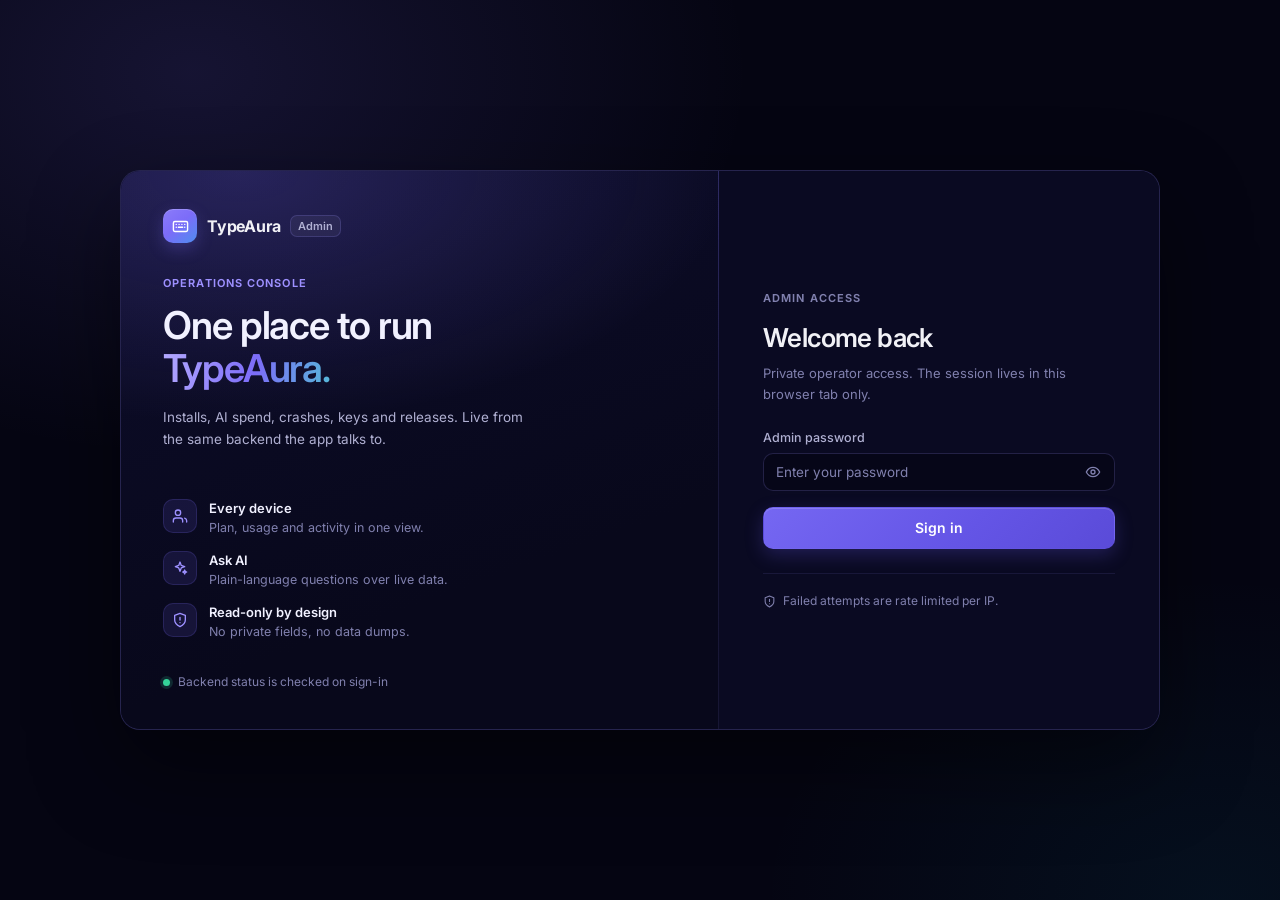
<file: admin.html>
<!DOCTYPE html>
<html lang="en">
<head>
  <meta charset="UTF-8" />
  <meta name="viewport" content="width=device-width, initial-scale=1.0" />
  <title>TypeAura Admin Console</title>
  <meta name="robots" content="noindex, nofollow" />
  <meta name="theme-color" content="#050516" />
  <link rel="icon" type="image/png" href="img/icon.png" />
  <!-- The first admin call fires as soon as the JS boots. Opening the TLS
       connection with the page load saves a round trip on sign-in and on every
       section after it. crossorigin matches the fetch (CORS) connection. -->
  <link rel="preconnect" href="https://typeaurabackend.vercel.app" crossorigin />
  <link rel="dns-prefetch" href="https://typeaurabackend.vercel.app" />
  <link rel="preconnect" href="https://fonts.googleapis.com" />
  <link rel="preconnect" href="https://fonts.gstatic.com" crossorigin />
  <link href="https://fonts.googleapis.com/css2?family=Inter:wght@400;500;600;700&display=swap" rel="stylesheet" />
  <link rel="stylesheet" href="style.css" />
  <link rel="stylesheet" href="admin.css" />
</head>
<body>

<!-- ═══ Icon sprite ═══════════════════════════════════════════════
     Stroke icons, referenced everywhere as <svg><use href="#i-name"/></svg>. -->
<svg width="0" height="0" style="position:absolute" aria-hidden="true" focusable="false">
  <symbol id="i-lock" viewBox="0 0 24 24" fill="none" stroke="currentColor" stroke-width="2" stroke-linecap="round" stroke-linejoin="round"><rect x="3" y="11" width="18" height="11" rx="2"/><path d="M7 11V7a5 5 0 0 1 10 0v4"/></symbol>
  <symbol id="i-keyboard" viewBox="0 0 24 24" fill="none" stroke="currentColor" stroke-width="2" stroke-linecap="round" stroke-linejoin="round"><rect x="2" y="5" width="20" height="14" rx="2"/><path d="M6 9h.01M10 9h.01M14 9h.01M18 9h.01M6 13h.01M18 13h.01M9 13h6"/></symbol>
  <symbol id="i-grid" viewBox="0 0 24 24" fill="none" stroke="currentColor" stroke-width="2" stroke-linecap="round" stroke-linejoin="round"><path d="M3 13h6v8H3zM3 3h6v6H3zM15 3h6v8h-6zM15 15h6v6h-6z"/></symbol>
  <symbol id="i-device" viewBox="0 0 24 24" fill="none" stroke="currentColor" stroke-width="2" stroke-linecap="round" stroke-linejoin="round"><rect x="5" y="2" width="14" height="20" rx="2"/><path d="M12 18h.01"/></symbol>
  <symbol id="i-sparkles" viewBox="0 0 24 24" fill="none" stroke="currentColor" stroke-width="2" stroke-linecap="round" stroke-linejoin="round"><path d="m12 3 1.9 5.1L19 10l-5.1 1.9L12 17l-1.9-5.1L5 10l5.1-1.9zM19 15l.9 2.1L22 18l-2.1.9L19 21l-.9-2.1L16 18l2.1-.9z"/></symbol>
  <symbol id="i-key" viewBox="0 0 24 24" fill="none" stroke="currentColor" stroke-width="2" stroke-linecap="round" stroke-linejoin="round"><circle cx="7.5" cy="15.5" r="5.5"/><path d="M11.4 11.6 21 2"/><path d="m15.5 7.5 3 3L22 7l-3-3"/></symbol>
  <symbol id="i-bug" viewBox="0 0 24 24" fill="none" stroke="currentColor" stroke-width="2" stroke-linecap="round" stroke-linejoin="round"><rect x="8" y="6" width="8" height="14" rx="4"/><path d="M8 12H3M21 12h-5M8 16l-4 2M20 18l-4-2M8 8 4 6M20 6l-4 2M9 6a3 3 0 0 1 6 0"/></symbol>
  <symbol id="i-rocket" viewBox="0 0 24 24" fill="none" stroke="currentColor" stroke-width="2" stroke-linecap="round" stroke-linejoin="round"><path d="M4.5 16.5c-1.5 1.3-2 5-2 5s3.7-.5 5-2c.7-.8.7-2.1 0-2.9a2 2 0 0 0-3 0zM12 15l-3-3a22 22 0 0 1 2-3.9A12.9 12.9 0 0 1 22 2a12.9 12.9 0 0 1-6.1 11 22 22 0 0 1-3.9 2z"/><path d="M9 12H4s.5-2.8 2-4c1.7-1.3 5 0 5 0M12 15v5s2.8-.5 4-2c1.3-1.7 0-5 0-5"/></symbol>
  <symbol id="i-search" viewBox="0 0 24 24" fill="none" stroke="currentColor" stroke-width="2" stroke-linecap="round" stroke-linejoin="round"><circle cx="11" cy="11" r="7"/><path d="m20 20-3.5-3.5"/></symbol>
  <symbol id="i-refresh" viewBox="0 0 24 24" fill="none" stroke="currentColor" stroke-width="2" stroke-linecap="round" stroke-linejoin="round"><path d="M21 12a9 9 0 1 1-2.6-6.4M21 3v6h-6"/></symbol>
  <symbol id="i-logout" viewBox="0 0 24 24" fill="none" stroke="currentColor" stroke-width="2" stroke-linecap="round" stroke-linejoin="round"><path d="M9 21H5a2 2 0 0 1-2-2V5a2 2 0 0 1 2-2h4M16 17l5-5-5-5M21 12H9"/></symbol>
  <symbol id="i-menu" viewBox="0 0 24 24" fill="none" stroke="currentColor" stroke-width="2" stroke-linecap="round" stroke-linejoin="round"><path d="M3 6h18M3 12h18M3 18h18"/></symbol>
  <symbol id="i-close" viewBox="0 0 24 24" fill="none" stroke="currentColor" stroke-width="2" stroke-linecap="round" stroke-linejoin="round"><path d="M18 6 6 18M6 6l12 12"/></symbol>
  <symbol id="i-check" viewBox="0 0 24 24" fill="none" stroke="currentColor" stroke-width="2.5" stroke-linecap="round" stroke-linejoin="round"><path d="m20 6-11 11-5-5"/></symbol>
  <symbol id="i-alert" viewBox="0 0 24 24" fill="none" stroke="currentColor" stroke-width="2" stroke-linecap="round" stroke-linejoin="round"><path d="M10.3 3.9 1.8 18a2 2 0 0 0 1.7 3h17a2 2 0 0 0 1.7-3L13.7 3.9a2 2 0 0 0-3.4 0z"/><path d="M12 9v4M12 17h.01"/></symbol>
  <symbol id="i-globe" viewBox="0 0 24 24" fill="none" stroke="currentColor" stroke-width="2" stroke-linecap="round" stroke-linejoin="round"><circle cx="12" cy="12" r="10"/><path d="M2 12h20M12 2a15.3 15.3 0 0 1 4 10 15.3 15.3 0 0 1-4 10 15.3 15.3 0 0 1-4-10 15.3 15.3 0 0 1 4-10z"/></symbol>
  <symbol id="i-users" viewBox="0 0 24 24" fill="none" stroke="currentColor" stroke-width="2" stroke-linecap="round" stroke-linejoin="round"><path d="M16 21v-2a4 4 0 0 0-4-4H6a4 4 0 0 0-4 4v2"/><circle cx="9" cy="7" r="4"/><path d="M22 21v-2a4 4 0 0 0-3-3.9"/></symbol>
  <symbol id="i-activity" viewBox="0 0 24 24" fill="none" stroke="currentColor" stroke-width="2" stroke-linecap="round" stroke-linejoin="round"><path d="M22 12h-4l-3 9L9 3l-3 9H2"/></symbol>
  <symbol id="i-zap" viewBox="0 0 24 24" fill="none" stroke="currentColor" stroke-width="2" stroke-linecap="round" stroke-linejoin="round"><path d="M13 2 3 14h9l-1 8 10-12h-9z"/></symbol>
  <symbol id="i-trash" viewBox="0 0 24 24" fill="none" stroke="currentColor" stroke-width="2" stroke-linecap="round" stroke-linejoin="round"><path d="M3 6h18M8 6V4a1 1 0 0 1 1-1h6a1 1 0 0 1 1 1v2M19 6l-1 14a2 2 0 0 1-2 2H8a2 2 0 0 1-2-2L5 6"/></symbol>
  <symbol id="i-card" viewBox="0 0 24 24" fill="none" stroke="currentColor" stroke-width="2" stroke-linecap="round" stroke-linejoin="round"><rect x="2" y="5" width="20" height="14" rx="2"/><path d="M2 10h20"/></symbol>
  <symbol id="i-shield" viewBox="0 0 24 24" fill="none" stroke="currentColor" stroke-width="2" stroke-linecap="round" stroke-linejoin="round"><path d="M12 22s8-4 8-10V5l-8-3-8 3v7c0 6 8 10 8 10z"/><path d="M12 8v4M12 16h.01"/></symbol>
  <symbol id="i-inbox" viewBox="0 0 24 24" fill="none" stroke="currentColor" stroke-width="2" stroke-linecap="round" stroke-linejoin="round"><path d="M22 12h-6l-2 3h-4l-2-3H2"/><path d="M5.5 5.1 2 12v6a2 2 0 0 0 2 2h16a2 2 0 0 0 2-2v-6l-3.5-6.9A2 2 0 0 0 16.7 4H7.3a2 2 0 0 0-1.8 1.1z"/></symbol>
  <symbol id="i-gift" viewBox="0 0 24 24" fill="none" stroke="currentColor" stroke-width="2" stroke-linecap="round" stroke-linejoin="round"><rect x="3" y="8" width="18" height="4" rx="1"/><path d="M5 12v8a1 1 0 0 0 1 1h12a1 1 0 0 0 1-1v-8M12 8v13"/><path d="M12 8H7.5a2.5 2.5 0 0 1 0-5C11 3 12 8 12 8zM12 8h4.5a2.5 2.5 0 0 0 0-5C13 3 12 8 12 8z"/></symbol>
  <symbol id="i-clock" viewBox="0 0 24 24" fill="none" stroke="currentColor" stroke-width="2" stroke-linecap="round" stroke-linejoin="round"><circle cx="12" cy="12" r="10"/><path d="M12 6v6l4 2"/></symbol>
  <symbol id="i-expand" viewBox="0 0 24 24" fill="none" stroke="currentColor" stroke-width="2" stroke-linecap="round" stroke-linejoin="round"><path d="M15 3h6v6M9 21H3v-6M21 3l-7 7M3 21l7-7"/></symbol>
  <symbol id="i-collapse" viewBox="0 0 24 24" fill="none" stroke="currentColor" stroke-width="2" stroke-linecap="round" stroke-linejoin="round"><path d="M4 14h6v6M20 10h-6V4M14 10l7-7M3 21l7-7"/></symbol>
  <symbol id="i-flag" viewBox="0 0 24 24" fill="none" stroke="currentColor" stroke-width="2" stroke-linecap="round" stroke-linejoin="round"><path d="M4 22V4a6 6 0 0 1 8 0 6 6 0 0 0 8 0v9a6 6 0 0 1-8 0 6 6 0 0 0-8 0"/></symbol>
  <symbol id="i-gif" viewBox="0 0 24 24" fill="none" stroke="currentColor" stroke-width="2" stroke-linecap="round" stroke-linejoin="round"><rect x="2" y="4" width="20" height="16" rx="2"/><path d="M11 10a2 2 0 1 0 0 4h1v-2M15 9v6M18 9h3M18 12h2.5"/></symbol>
  <symbol id="i-copy" viewBox="0 0 24 24" fill="none" stroke="currentColor" stroke-width="2" stroke-linecap="round" stroke-linejoin="round"><rect x="9" y="9" width="13" height="13" rx="2"/><path d="M5 15H4a2 2 0 0 1-2-2V4a2 2 0 0 1 2-2h9a2 2 0 0 1 2 2v1"/></symbol>
  <symbol id="i-chevron-left" viewBox="0 0 24 24" fill="none" stroke="currentColor" stroke-width="2" stroke-linecap="round" stroke-linejoin="round"><path d="m15 18-6-6 6-6"/></symbol>
  <symbol id="i-chevron-right" viewBox="0 0 24 24" fill="none" stroke="currentColor" stroke-width="2" stroke-linecap="round" stroke-linejoin="round"><path d="m9 18 6-6-6-6"/></symbol>
  <symbol id="i-arrow-up" viewBox="0 0 24 24" fill="none" stroke="currentColor" stroke-width="2.25" stroke-linecap="round" stroke-linejoin="round"><path d="M12 19V5M5 12l7-7 7 7"/></symbol>
  <symbol id="i-plus" viewBox="0 0 24 24" fill="none" stroke="currentColor" stroke-width="2" stroke-linecap="round" stroke-linejoin="round"><path d="M12 5v14M5 12h14"/></symbol>
  <symbol id="i-info" viewBox="0 0 24 24" fill="none" stroke="currentColor" stroke-width="2" stroke-linecap="round" stroke-linejoin="round"><circle cx="12" cy="12" r="10"/><path d="M12 16v-4M12 8h.01"/></symbol>
  <symbol id="i-eye" viewBox="0 0 24 24" fill="none" stroke="currentColor" stroke-width="2" stroke-linecap="round" stroke-linejoin="round"><path d="M2 12s3.5-7 10-7 10 7 10 7-3.5 7-10 7S2 12 2 12z"/><circle cx="12" cy="12" r="3"/></symbol>
  <symbol id="i-eye-off" viewBox="0 0 24 24" fill="none" stroke="currentColor" stroke-width="2" stroke-linecap="round" stroke-linejoin="round"><path d="M3 3l18 18M10.6 10.6a3 3 0 0 0 4.2 4.2M9.9 5.2A10.8 10.8 0 0 1 12 5c6.5 0 10 7 10 7a17.6 17.6 0 0 1-3 4.2M6.2 6.2C3.5 8 2 12 2 12s3.5 7 10 7c1.2 0 2.3-.2 3.3-.6"/></symbol>
</svg>

<!-- ═══ Login ══════════════════════════════════════════════════ -->
<div class="a-login" id="loginScreen">
  <div class="a-login-shell">

    <aside class="a-login-aside">
      <div class="a-login-brand">
        <span class="a-brand-mark"><svg><use href="#i-keyboard"/></svg></span>
        <span class="a-login-word">TypeAura</span>
        <span class="a-login-tag">Admin</span>
      </div>

      <div class="a-login-pitch">
        <span class="a-eyebrow">Operations console</span>
        <h1>One place to run<br><span>TypeAura.</span></h1>
        <p>Installs, AI spend, crashes, keys and releases. Live from the same backend the app talks to.</p>
      </div>

      <ul class="a-login-points">
        <li><span class="a-login-point-icon"><svg><use href="#i-users"/></svg></span><span><b>Every device</b>Plan, usage and activity in one view.</span></li>
        <li><span class="a-login-point-icon"><svg><use href="#i-sparkles"/></svg></span><span><b>Ask AI</b>Plain-language questions over live data.</span></li>
        <li><span class="a-login-point-icon"><svg><use href="#i-shield"/></svg></span><span><b>Read-only by design</b>No private fields, no data dumps.</span></li>
      </ul>

      <div class="a-login-status"><span class="a-health-dot"></span><span>Backend status is checked on sign-in</span></div>
    </aside>

    <div class="a-login-card">
      <div class="a-login-form-head">
        <span class="a-eyebrow">Admin access</span>
        <h2>Welcome back</h2>
        <p>Private operator access. The session lives in this browser tab only.</p>
      </div>

      <form class="a-login-form" id="loginForm" autocomplete="off">
        <label class="a-field">
          <span class="a-field-label">Admin password</span>
          <span class="a-pass-wrap">
            <input type="password" class="a-input" id="adminPassword" placeholder="Enter your password"
                   autocomplete="current-password" />
            <button type="button" class="a-pass-toggle" id="togglePassword" aria-label="Show password" aria-pressed="false">
              <svg><use href="#i-eye"/></svg>
            </button>
          </span>
        </label>
        <p class="a-error-text a-hidden" id="loginError" role="alert"></p>
        <button type="submit" class="a-btn a-btn-primary a-btn-block a-btn-lg" id="loginBtn">Sign in</button>
      </form>

      <p class="a-login-foot"><svg><use href="#i-shield"/></svg>Failed attempts are rate limited per IP.</p>
    </div>

  </div>
</div>

<!-- ═══ App shell ══════════════════════════════════════════════ -->
<div class="a-app" id="app">

  <div class="a-nav-backdrop" id="navBackdrop" data-action="close-nav"></div>

  <aside class="a-sidebar" id="sidebar">
    <div class="a-brand">
      <span class="a-brand-mark"><svg><use href="#i-keyboard"/></svg></span>
      <div class="a-brand-text">
        <div class="a-brand-name">TypeAura</div>
        <div class="a-brand-sub">Admin console</div>
      </div>
    </div>

    <button type="button" class="a-jump" data-action="open-command" aria-label="Jump to a section">
      <svg><use href="#i-search"/></svg>
      <span>Jump to a section</span>
      <kbd>Ctrl K</kbd>
    </button>

    <nav class="a-nav" aria-label="Sections">
      <div class="a-nav-group">
        <span class="a-nav-label">Insights</span>
        <button class="a-nav-item is-active" data-section="overview"><svg><use href="#i-grid"/></svg><span>Overview</span></button>
        <button class="a-nav-item" data-section="ask"><svg><use href="#i-sparkles"/></svg><span>Ask AI</span></button>
        <button class="a-nav-item" data-section="devices"><svg><use href="#i-device"/></svg><span>Devices</span><span class="a-nav-count a-hidden" id="navCountDevices"></span></button>
        <button class="a-nav-item" data-section="aitools"><svg><use href="#i-zap"/></svg><span>AI usage</span></button>
        <button class="a-nav-item" data-section="referrals"><svg><use href="#i-gift"/></svg><span>Referrals</span></button>
      </div>
      <div class="a-nav-group">
        <span class="a-nav-label">Operations</span>
        <button class="a-nav-item" data-section="crashes"><svg><use href="#i-bug"/></svg><span>Crashes</span><span class="a-nav-count is-alert a-hidden" id="navCountCrashes"></span></button>
        <button class="a-nav-item" data-section="apikeys"><svg><use href="#i-key"/></svg><span>API keys</span></button>
        <button class="a-nav-item" data-section="releases"><svg><use href="#i-rocket"/></svg><span>Releases &amp; config</span></button>
      </div>
    </nav>

    <div class="a-sidebar-foot">
      <div class="a-health" id="health" data-state="ok" title="Backend status">
        <span class="a-health-dot"></span>
        <span id="healthText">Backend healthy</span>
      </div>
      <button class="a-btn a-btn-ghost a-btn-sm a-btn-block" data-action="logout" title="Sign out">
        <svg><use href="#i-logout"/></svg><span>Sign out</span>
      </button>
    </div>
  </aside>

  <div class="a-main">
    <header class="a-topbar">
      <button class="a-icon-btn a-burger" data-action="toggle-nav" aria-label="Open navigation">
        <svg><use href="#i-menu"/></svg>
      </button>
      <span class="a-page-icon" id="pageIcon" aria-hidden="true"><svg><use href="#i-grid"/></svg></span>
      <div class="a-topbar-titles">
        <h1 id="pageTitle">Overview</h1>
        <p class="a-topbar-sub" id="pageDesc"></p>
      </div>
      <span class="a-stamp" id="stamp"></span>
      <button class="a-btn a-btn-ghost a-btn-sm" data-action="refresh" id="refreshBtn" title="Refresh this section">
        <svg><use href="#i-refresh"/></svg><span>Refresh</span>
      </button>
    </header>

    <main class="a-content">

      <!-- ─── Overview ───────────────────────────────────────── -->
      <section class="a-section is-active" id="sec-overview">
        <div class="a-kpi-row">
          <article class="a-kpi is-violet">
            <div class="a-kpi-top"><span class="a-kpi-label">Total installs</span><span class="a-kpi-chip"><svg><use href="#i-users"/></svg></span></div>
            <div class="a-kpi-value" id="k-total">—</div>
            <div class="a-kpi-foot" id="k-total-foot"></div>
          </article>
          <article class="a-kpi is-cyan">
            <div class="a-kpi-top"><span class="a-kpi-label">Daily active</span><span class="a-kpi-chip"><svg><use href="#i-activity"/></svg></span></div>
            <div class="a-kpi-value" id="k-dau">—</div>
            <div class="a-kpi-foot" id="k-dau-foot"></div>
            <div class="a-kpi-spark" id="k-dau-spark"></div>
          </article>
          <article class="a-kpi is-green">
            <div class="a-kpi-top"><span class="a-kpi-label">Monthly active</span><span class="a-kpi-chip"><svg><use href="#i-clock"/></svg></span></div>
            <div class="a-kpi-value" id="k-mau">—</div>
            <div class="a-kpi-foot" id="k-mau-foot"></div>
          </article>
          <article class="a-kpi is-pink">
            <div class="a-kpi-top"><span class="a-kpi-label">AI tokens · 30 days</span><span class="a-kpi-chip"><svg><use href="#i-zap"/></svg></span></div>
            <div class="a-kpi-value" id="k-tokens">—</div>
            <div class="a-kpi-foot" id="k-tokens-foot"></div>
            <div class="a-kpi-spark" id="k-tokens-spark"></div>
          </article>
        </div>

        <div class="a-grid-main">
          <section class="a-panel">
            <div class="a-panel-head">
              <div class="a-panel-titles">
                <h2>Daily active devices</h2>
                <p class="a-sub">Distinct devices seen each day</p>
              </div>
              <div class="a-seg" role="group" aria-label="Chart range" id="activeRange">
                <button type="button" class="a-seg-btn" data-action="active-range" data-range="7" aria-pressed="false">7 days</button>
                <button type="button" class="a-seg-btn is-active" data-action="active-range" data-range="30" aria-pressed="true">30 days</button>
              </div>
            </div>
            <div class="a-panel-body"><div class="a-chart-wrap" id="chartActive"></div></div>
          </section>
          <section class="a-panel">
            <div class="a-panel-head">
              <div class="a-panel-titles">
                <h2>Plans</h2>
                <p class="a-sub">Effective tier across all installs</p>
              </div>
            </div>
            <div class="a-panel-body"><div id="chartPlans"></div></div>
          </section>
        </div>

        <div class="a-grid-main">
          <section class="a-panel">
            <div class="a-panel-head">
              <div class="a-panel-titles">
                <h2>AI tokens per day</h2>
                <p class="a-sub">Spend through the AI proxy, last 30 days</p>
              </div>
            </div>
            <div class="a-panel-body"><div class="a-chart-wrap" id="chartTokens"></div></div>
          </section>
          <section class="a-panel">
            <div class="a-panel-head">
              <div class="a-panel-titles">
                <h2>Engagement</h2>
                <p class="a-sub">All-time totals across every device</p>
              </div>
            </div>
            <div class="a-panel-body"><div id="engagePanel"></div></div>
          </section>
        </div>

        <section class="a-panel">
          <div class="a-panel-head">
            <div class="a-panel-titles">
              <h2>Markets</h2>
              <p class="a-sub">Devices by country, split by activity in the last 7 days. Click a row to see its devices.</p>
            </div>
            <div class="a-controls">
              <button type="button" class="a-btn a-btn-ghost a-btn-sm" data-action="open-readiness">
                <svg><use href="#i-flag"/></svg>Country readiness
              </button>
            </div>
          </div>
          <div id="countryPanel"></div>
        </section>
      </section>

      <!-- ─── Devices ────────────────────────────────────────── -->
      <section class="a-section" id="sec-devices">
        <!-- Only shown in full-screen mode, so the sidebar and topbar can go
             away without losing the page identity or a way back. -->
        <div class="a-dev-full-head">
          <span class="a-page-icon" aria-hidden="true"><svg><use href="#i-device"/></svg></span>
          <div class="a-dev-full-titles">
            <h2>Devices</h2>
            <p>Every install, its plan and how it is used</p>
          </div>
          <span class="a-dev-full-total" id="devFullTotal"></span>
          <span class="a-dev-full-hint"><kbd>esc</kbd> exit</span>
          <button class="a-btn a-btn-ghost a-btn-sm" data-action="refresh" title="Reload the device list">
            <svg><use href="#i-refresh"/></svg><span>Refresh</span>
          </button>
          <button class="a-btn a-btn-ghost a-btn-sm" data-action="dev-full-exit" aria-label="Exit full screen">
            <svg><use href="#i-collapse"/></svg><span>Exit full screen</span>
          </button>
        </div>

        <div class="a-panel">
          <div class="a-toolbar">
            <label class="a-search">
              <svg><use href="#i-search"/></svg>
              <input class="a-input" id="devSearch" placeholder="Search device name or ID" aria-label="Search devices" />
            </label>
            <!-- Options past "All countries" are filled in from stats.countries
                 once Overview has loaded, so the list only ever offers codes
                 that actually exist in the data. -->
            <select class="a-select" id="devCountry" aria-label="Filter devices by country">
              <option value="">All countries</option>
            </select>
            <select class="a-select" id="devFilter" aria-label="Filter devices">
              <option value="">All users</option>
              <option value="active7d">Active 7d</option>
              <option value="active30d">Active 30d</option>
              <option value="limit_reached">Daily limit reached</option>
              <option value="enabled">Keyboard enabled</option>
              <option value="selected">Keyboard selected</option>
              <option value="plan_free">Plan: Free</option>
              <option value="plan_pro">Plan: Pro</option>
              <option value="plan_max">Plan: Max</option>
              <option value="plan_paid">Plan: Paid (active)</option>
              <option value="plan_byok">Plan: BYOK (legacy)</option>
              <option value="override_set">Has admin override</option>
            </select>
            <select class="a-select" id="devSort" aria-label="Sort devices">
              <option value="last_use_date">Sort: Last active</option>
              <option value="install_date">Sort: Install date</option>
              <option value="total_keyboard_opens">Sort: Keyboard opens</option>
              <option value="total_app_opens">Sort: App opens</option>
            </select>
            <button class="a-btn a-btn-ghost a-btn-sm a-dev-expand" id="devExpandBtn"
                    data-action="dev-full" aria-pressed="false" title="Show the device list full screen"
                    aria-label="Show the device list full screen">
              <svg><use href="#i-expand"/></svg><span>Full screen</span>
            </button>
          </div>
          <div class="a-table-scroll is-tall">
            <table class="a-table">
              <thead>
                <tr>
                  <th>Device</th><th>Plan</th><th>Country</th><th>Android</th>
                  <th>Installed</th><th>Last active</th>
                  <th class="a-right">App opens</th><th class="a-right">KB opens</th><th class="a-right">Tokens</th>
                  <th>Keyboard</th><th>Theme</th>
                </tr>
              </thead>
              <tbody id="devBody"></tbody>
            </table>
          </div>
          <div class="a-pager" id="devPager"></div>
        </div>
      </section>

      <!-- ─── AI usage ───────────────────────────────────────── -->
      <section class="a-section" id="sec-aitools">
        <div class="a-panel">
          <div class="a-toolbar">
            <label class="a-search">
              <svg><use href="#i-search"/></svg>
              <input class="a-input" id="aiSearch" placeholder="Search device" aria-label="Search devices" />
            </label>
            <select class="a-select" id="aiSort" aria-label="Sort by tool">
              <option value="total_ai_uses">Sort: Keyboard AI</option>
              <option value="total_voice_ai_uses">Sort: Voice AI</option>
              <option value="total_lens_translate">Sort: Lens translate</option>
              <option value="total_lens_reply">Sort: Lens reply</option>
            </select>
            <div class="a-legend" id="aiLegend"></div>
          </div>
          <div class="a-table-scroll is-tall">
            <table class="a-table">
              <thead>
                <tr>
                  <th>Device</th><th>Keyboard AI</th><th>Voice AI</th>
                  <th>Lens translate</th><th>Lens reply</th><th>Top feature</th><th class="a-right">Total</th>
                </tr>
              </thead>
              <tbody id="aiBody"></tbody>
            </table>
          </div>
          <div class="a-pager" id="aiPager"></div>
        </div>
      </section>

      <!-- ─── API keys ───────────────────────────────────────── -->
      <section class="a-section" id="sec-apikeys">
        <div class="a-metrics" id="keySummary" style="--n:4"></div>
        <div class="a-panel">
          <div class="a-panel-head">
            <div class="a-panel-titles">
              <h2>Groq keys</h2>
              <p class="a-sub">Checks run from the server against Groq. The browser cannot call Groq directly.</p>
            </div>
            <div class="a-controls">
              <button class="a-btn a-btn-ghost a-btn-sm" data-action="check-limits" id="checkLimitsBtn"><svg><use href="#i-shield"/></svg>Refresh limits</button>
              <button class="a-btn a-btn-primary a-btn-sm" data-action="check-keys" id="checkKeysBtn"><svg><use href="#i-zap"/></svg>Run health check</button>
            </div>
          </div>
          <div class="a-table-scroll">
            <table class="a-table">
              <thead>
                <tr>
                  <th class="a-col-idx">#</th><th>Key</th><th>Health</th><th>Rate limit</th>
                  <th class="a-right">Latency</th><th>Model</th><th>Checked</th><th class="a-right"><span class="a-sr">Actions</span></th>
                </tr>
              </thead>
              <tbody id="keyBody"></tbody>
            </table>
          </div>
        </div>

        <!-- Filled by the same "Run health check" as the Groq table: one tiny
             completion through the pinned route, plus the key's spend. -->
        <div class="a-panel">
          <div class="a-panel-head">
            <div class="a-panel-titles">
              <h2>OpenRouter</h2>
              <p class="a-sub">Prepaid credits, routed only to Crusoe (bf16). Spend is in US dollars; the account balance itself is on openrouter.ai.</p>
            </div>
          </div>
          <div class="a-table-scroll">
            <table class="a-table">
              <thead>
                <tr>
                  <th>Key</th><th>Health</th><th class="a-right">Today</th><th class="a-right">This month</th>
                  <th class="a-right">All time</th><th class="a-right">Key limit left</th><th class="a-right">Latency</th>
                  <th>Route</th><th>Checked</th>
                </tr>
              </thead>
              <tbody id="orBody"></tbody>
            </table>
          </div>
        </div>
      </section>

      <!-- ─── Crashes ────────────────────────────────────────── -->
      <section class="a-section" id="sec-crashes">
        <div class="a-metrics" style="--n:3">
          <div class="a-metric"><span class="a-metric-label">Crash groups</span><span class="a-metric-value" id="c-groups">—</span></div>
          <div class="a-metric"><span class="a-metric-label">Occurrences on this page</span><span class="a-metric-value" id="c-occ">—</span></div>
          <div class="a-metric"><span class="a-metric-label">Devices affected on this page</span><span class="a-metric-value" id="c-dev">—</span></div>
        </div>
        <div class="a-panel">
          <div class="a-toolbar">
            <label class="a-search">
              <svg><use href="#i-search"/></svg>
              <input class="a-input" id="crashSearch" placeholder="Search error message" aria-label="Search crashes" />
            </label>
            <select class="a-select" id="crashSort" aria-label="Sort crashes">
              <option value="last_seen">Sort: Last seen</option>
              <option value="occurrences">Sort: Occurrences</option>
              <option value="first_seen">Sort: First seen</option>
            </select>
          </div>
          <div class="a-table-scroll is-tall">
            <table class="a-table">
              <thead>
                <tr><th>Error</th><th>Type</th><th class="a-right">Count</th><th class="a-right">Devices</th><th>Last seen</th><th>First seen</th></tr>
              </thead>
              <tbody id="crashBody"></tbody>
            </table>
          </div>
          <div class="a-pager" id="crashPager"></div>
        </div>
      </section>

      <!-- ─── Referrals ──────────────────────────────────────── -->
      <section class="a-section" id="sec-referrals">
        <!-- Qualification rate is the number that matters: the share of invited
             installs that ever set the keyboard up. If it collapses, either the
             bar is wrong or the invites are not real people. -->
        <div class="a-kpi-row">
          <article class="a-kpi is-violet">
            <div class="a-kpi-top"><span class="a-kpi-label">Codes redeemed</span><span class="a-kpi-chip"><svg><use href="#i-gift"/></svg></span></div>
            <div class="a-kpi-value" id="refClaims">—</div>
            <div class="a-kpi-foot" id="refClaimsFoot"></div>
          </article>
          <article class="a-kpi is-green">
            <div class="a-kpi-top"><span class="a-kpi-label">Qualified</span><span class="a-kpi-chip"><svg><use href="#i-check"/></svg></span></div>
            <div class="a-kpi-value" id="refQualified">—</div>
            <div class="a-kpi-foot" id="refQualifiedFoot"></div>
          </article>
          <article class="a-kpi is-orange">
            <div class="a-kpi-top"><span class="a-kpi-label">Waiting on setup</span><span class="a-kpi-chip"><svg><use href="#i-clock"/></svg></span></div>
            <div class="a-kpi-value" id="refPending">—</div>
            <div class="a-kpi-foot">Referrer is not paid until these qualify</div>
          </article>
          <article class="a-kpi is-cyan">
            <div class="a-kpi-top"><span class="a-kpi-label">Bonuses running</span><span class="a-kpi-chip"><svg><use href="#i-zap"/></svg></span></div>
            <div class="a-kpi-value" id="refLive">—</div>
            <div class="a-kpi-foot" id="refLiveFoot"></div>
          </article>
        </div>

        <div class="a-grid-main">
          <section class="a-panel">
            <div class="a-panel-head">
              <div class="a-panel-titles">
                <h2>Top referrers</h2>
                <p class="a-sub">Grouped by device hardware, so a reinstall is not a second person. Many invites with few qualified is what a farm looks like.</p>
              </div>
            </div>
            <div class="a-table-scroll">
              <table class="a-table">
                <thead><tr><th>Device</th><th class="a-right">Invited</th><th class="a-right">Qualified</th><th class="a-right">Waiting</th><th>Capped</th><th>Last invite</th></tr></thead>
                <tbody id="refTopBody"><tr class="a-state-row"><td colspan="6">Loading…</td></tr></tbody>
              </table>
            </div>
          </section>

          <section class="a-panel">
            <div class="a-panel-head">
              <div class="a-panel-titles">
                <h2>Program settings</h2>
                <p class="a-sub">Live values. They reach devices on the next ping, with no app release.</p>
              </div>
            </div>
            <div class="a-panel-body">
              <dl class="a-kv" id="refConfig"></dl>
            </div>
          </section>
        </div>
      </section>

      <!-- ─── Ask AI ─────────────────────────────────────────── -->
      <section class="a-section" id="sec-ask">
        <section class="a-panel a-ask">
          <div class="a-panel-head">
            <div class="a-panel-titles">
              <h2>Data analyst</h2>
              <p class="a-sub">Answers come from live MongoDB through read-only queries. Private fields are never read.</p>
            </div>
            <div class="a-controls">
              <button class="a-btn a-btn-ghost a-btn-sm" data-action="ask-new"><svg><use href="#i-plus"/></svg>New chat</button>
            </div>
          </div>
          <div class="a-ask-log" id="askLog" aria-live="polite"></div>
          <div class="a-ask-chips" id="askChips">
            <button class="a-ask-chip" data-action="ask-chip">Aaj kitne active users hain, aur kal se compare karo</button>
            <button class="a-ask-chip" data-action="ask-chip">Top 10 countries by active users in last 7 days</button>
            <button class="a-ask-chip" data-action="ask-chip">Kaunsa AI tool sabse zyada use hota hai?</button>
            <button class="a-ask-chip" data-action="ask-chip">Last 14 days ka daily token spend</button>
            <button class="a-ask-chip" data-action="ask-chip">Sabse common crash kaunsa hai aur kis version pe?</button>
            <button class="a-ask-chip" data-action="ask-chip">Pichle 30 din me install karne walo me se kitne abhi bhi active hain?</button>
          </div>
          <form class="a-ask-form" id="askForm">
            <div class="a-ask-box">
              <textarea class="a-ask-input" id="askInput" rows="1" maxlength="2000" aria-label="Question"
                        placeholder="Kuch bhi poochho… e.g. How many new installs from India this week?"></textarea>
              <button class="a-btn a-btn-primary a-ask-send" type="submit" id="askSend" aria-label="Send question">
                <svg><use href="#i-arrow-up"/></svg>
              </button>
            </div>
            <p class="a-ask-hint">Enter to send, Shift+Enter for a new line. Every answer lists the queries it ran.</p>
          </form>
        </section>
      </section>

      <!-- ─── Releases & config ──────────────────────────────── -->
      <section class="a-section" id="sec-releases">
        <div class="a-grid-release">
          <section class="a-panel">
            <div class="a-panel-head">
              <div class="a-panel-titles">
                <h2>Publish an update</h2>
                <p class="a-sub">Every installed device is told about it on its next update check.</p>
              </div>
            </div>
            <div class="a-panel-body">
              <div class="a-form-grid">
                <div class="a-form-row">
                  <label class="a-field">
                    <span class="a-field-label">Version <span class="a-req">*</span></span>
                    <input class="a-input" id="uvVersion" placeholder="e.g. 3.0.1" inputmode="decimal" />
                  </label>
                  <label class="a-field">
                    <span class="a-field-label">Title <span class="a-req">*</span></span>
                    <input class="a-input" id="uvTitle" placeholder="e.g. Speed &amp; stability" />
                  </label>
                </div>
                <label class="a-field">
                  <span class="a-field-label">Highlights</span>
                  <textarea class="a-textarea" id="uvHighlights" rows="5" placeholder="New AI shortcut&#10;Faster keyboard&#10;Bug fixes"></textarea>
                  <span class="a-field-hint">One per line. Blank lines are dropped.</span>
                </label>
              </div>
            </div>
            <div class="a-panel-foot">
              <span class="a-action-status" id="uvStatus"></span>
              <button class="a-btn a-btn-primary" data-action="publish"><svg><use href="#i-rocket"/></svg>Publish update</button>
            </div>
          </section>

          <section class="a-panel a-live">
            <div class="a-panel-head">
              <div class="a-panel-titles">
                <h2>Live version</h2>
                <p class="a-sub">What the in-app update checker reports right now</p>
              </div>
              <span class="a-chip a-chip-ok"><svg><use href="#i-check"/></svg>Published</span>
            </div>
            <div class="a-panel-body">
              <div class="a-live-version" id="liveVersion">—</div>
              <div class="a-live-meta" id="liveMeta"></div>
              <ul class="a-live-list" id="liveHighlights"></ul>
            </div>
          </section>
        </div>

        <div class="a-section-head">
          <div>
            <h2>Remote config</h2>
            <p>Applied on each device's next ping. No app release needed.</p>
          </div>
          <p class="a-action-status" id="configStatus"></p>
        </div>

        <!-- Server-side only: devices never see which provider answered. Read
             by backend/lib/ai-provider.js through the config cache, so a
             switch reaches every warm server within 5 minutes. -->
        <section class="a-panel">
          <div class="a-panel-head">
            <div class="a-panel-titles">
              <h2>AI provider</h2>
              <p class="a-sub">Which upstream answers each kind of AI call. Ask AI (this console) always tries Groq first, to keep its long query loops off paid credits.</p>
            </div>
          </div>
          <div class="a-panel-body a-rows">

            <div class="a-switch-row">
              <div class="a-switch-copy">
                <div class="a-switch-title">Text AI</div>
                <p class="a-switch-desc">
                  Keyboard, app tools, Lens and the website demo, on gpt-oss-120b. Groq: free keys, rotated,
                  rate-limited per minute. OpenRouter: prepaid credits, pinned to Crusoe (bf16).
                </p>
                <p class="a-switch-desc" id="aiProviderKeys"></p>
              </div>
              <div class="a-switch-side is-wide">
                <div class="a-seg" role="group" aria-label="Text AI provider" id="aiProviderSeg">
                  <button type="button" class="a-seg-btn" data-action="set-provider" data-kind="ai" data-provider="groq" aria-pressed="false">Groq</button>
                  <button type="button" class="a-seg-btn" data-action="set-provider" data-kind="ai" data-provider="openrouter" aria-pressed="false">OpenRouter</button>
                </div>
              </div>
            </div>

            <div class="a-switch-row">
              <div class="a-switch-copy">
                <div class="a-switch-title">AI voice</div>
                <p class="a-switch-desc">
                  Whisper large-v3-turbo for dictation. Groq: free keys. OpenRouter: about $0.0002 per audio
                  minute on DeepInfra, its cheapest host (OpenRouter picks the host for transcription; it
                  cannot be pinned).
                </p>
              </div>
              <div class="a-switch-side is-wide">
                <div class="a-seg" role="group" aria-label="AI voice provider" id="sttProviderSeg">
                  <button type="button" class="a-seg-btn" data-action="set-provider" data-kind="stt" data-provider="groq" aria-pressed="false">Groq</button>
                  <button type="button" class="a-seg-btn" data-action="set-provider" data-kind="stt" data-provider="openrouter" aria-pressed="false">OpenRouter</button>
                </div>
              </div>
            </div>

            <div class="a-switch-row">
              <div class="a-switch-copy">
                <div class="a-switch-title">Fall back to the other provider</div>
                <p class="a-switch-desc">
                  For text and voice alike: when the chosen provider cannot answer (no key, every key
                  rate-limited, out of credits, a server error), the request is retried once on the other.
                  Warm servers pick up any change here within 5 minutes.
                </p>
              </div>
              <div class="a-switch-side">
                <span class="a-switch-state" id="aiFallbackState">—</span>
                <button class="a-switch" id="aiFallbackSwitch" role="switch" aria-checked="false" aria-label="Fall back to the other provider" data-action="toggle-ai-fallback"></button>
              </div>
            </div>
          </div>
        </section>

        <section class="a-panel">
          <div class="a-panel-head">
            <div class="a-panel-titles"><h2>Feature flags</h2></div>
          </div>
          <div class="a-panel-body a-rows">

            <div class="a-switch-row">
              <div class="a-switch-copy">
                <div class="a-switch-title">Paid plans <span class="a-chip a-chip-info">Pro &amp; Max</span></div>
                <p class="a-switch-desc">
                  One switch covers both paid tiers. Off: both cards show “Coming Soon” with a Notify-me
                  button. On: Pro (₹99 / ₹799) and Max (₹199 / ₹1,499) become purchasable. The Google
                  Play service-account creds must already be set in Vercel or checkout fails.
                </p>
              </div>
              <div class="a-switch-side">
                <span class="a-switch-state" id="premiumState">—</span>
                <button class="a-switch" id="premiumSwitch" role="switch" aria-checked="false" aria-label="Paid plans" data-action="toggle-premium"></button>
              </div>
            </div>

            <div class="a-switch-row">
              <div class="a-switch-copy">
                <div class="a-switch-title">GIF keyboard</div>
                <p class="a-switch-desc">
                  Global kill-switch for the GIF tab in the emoji panel. Off: <code>/api/gif</code> stops
                  serving and the tab shows “GIFs unavailable”. Needs a Giphy key in Vercel to work at all.
                </p>
              </div>
              <div class="a-switch-side">
                <span class="a-switch-state" id="gifState">—</span>
                <button class="a-switch" id="gifSwitch" role="switch" aria-checked="false" aria-label="GIF keyboard" data-action="toggle-gif"></button>
              </div>
            </div>

            <div class="a-switch-row">
              <div class="a-switch-copy">
                <div class="a-switch-title">Referrals</div>
                <p class="a-switch-desc">
                  Invite codes and the bonus tokens they grant. Off by default: the app hides the invite
                  row entirely, so turning this on is what makes the feature exist.
                </p>
              </div>
              <div class="a-switch-side">
                <span class="a-switch-state" id="referralState">—</span>
                <button class="a-switch" id="referralSwitch" role="switch" aria-checked="false" aria-label="Referrals" data-action="toggle-referral"></button>
              </div>
            </div>

            <div class="a-switch-row">
              <div class="a-switch-copy">
                <div class="a-switch-title">Bring Your Own Key <span class="a-chip a-chip-muted">legacy</span></div>
                <p class="a-switch-desc">
                  BYOK was removed from the app. This only reaches old builds still in the wild (≤ v2.0.x).
                  Off: those users fall back to the Free quota. Stored keys are kept.
                </p>
              </div>
              <div class="a-switch-side">
                <span class="a-switch-state" id="byokState">—</span>
                <button class="a-switch" id="byokSwitch" role="switch" aria-checked="false" aria-label="Bring your own key" data-action="toggle-byok"></button>
              </div>
            </div>
          </div>
        </section>

        <section class="a-panel">
          <div class="a-panel-head">
            <div class="a-panel-titles">
              <h2>Free tier limits</h2>
              <p class="a-sub">These change what existing users get, on every device at once.</p>
            </div>
            <span class="a-chip a-chip-warn"><svg><use href="#i-alert"/></svg>Pricing</span>
          </div>
          <div class="a-panel-body a-rows">

            <!-- The one value here that changes what users get rather than
                 whether a feature exists. It lands on EVERY live device on its
                 next ping, old builds included — but a build older than the
                 fix that made the app honour a LOWER server budget will keep
                 showing 10,000 locally and fail its AI calls in between. -->
            <div class="a-switch-row">
              <div class="a-switch-copy">
                <div class="a-switch-title">Daily AI tokens</div>
                <p class="a-switch-desc">
                  The Free tier's daily budget. Check <code>scripts/token-distribution.js</code> before
                  moving it: the number to read is the wall cadence for engaged users, not the average.
                </p>
              </div>
              <div class="a-limit">
                <div class="a-input-group">
                  <input class="a-input" id="freeTokensInput" inputmode="numeric" placeholder="10000" aria-label="Free daily tokens" />
                  <span class="a-input-suffix">tokens / day</span>
                </div>
                <button class="a-btn a-btn-ghost" data-action="save-free-tokens">Apply</button>
                <span class="a-field-hint" id="freeTokensHint"></span>
                <span class="a-action-status" id="freeTokensStatus"></span>
              </div>
            </div>

            <!-- AI voice (Whisper) for Free: seconds of audio per day. Pro (30
                 min) and Max (120 min) are fixed in lib/tiers.js. Voice does not
                 spend tokens, so this is its own lever — the Groq-cost one. -->
            <div class="a-switch-row">
              <div class="a-switch-copy">
                <div class="a-switch-title">AI voice minutes</div>
                <p class="a-switch-desc">
                  Daily Whisper dictation for Free. <code>0</code> turns AI voice off for Free only;
                  Pro (30 min) and Max (120 min) are unaffected.
                </p>
              </div>
              <div class="a-limit">
                <div class="a-input-group">
                  <input class="a-input" id="sttFreeInput" inputmode="decimal" placeholder="3" aria-label="Free AI voice minutes" />
                  <span class="a-input-suffix">min / day</span>
                </div>
                <button class="a-btn a-btn-ghost" data-action="save-stt-free">Apply</button>
                <span class="a-field-hint" id="sttFreeHint"></span>
                <span class="a-action-status" id="sttFreeStatus"></span>
              </div>
            </div>
          </div>
        </section>

        <section class="a-panel">
          <div class="a-panel-head">
            <div class="a-panel-titles">
              <h2>Gated AI tools</h2>
              <p class="a-sub">Selected tools are locked behind a paid plan for every device. Leave all off to keep the whole AI suite on Free.</p>
            </div>
          </div>
          <div class="a-panel-body">
            <div class="a-pill-set" id="gatedTools"></div>
          </div>
        </section>
      </section>

    </main>
  </div>
</div>

<!-- ═══ Drawer ═════════════════════════════════════════════════ -->
<div class="a-scrim" id="scrim" data-action="close-drawer"></div>
<aside class="a-drawer" id="drawer" role="dialog" aria-modal="true" aria-labelledby="drawerTitle" aria-hidden="true">
  <div class="a-drawer-head">
    <div class="a-drawer-titles">
      <h2 id="drawerTitle">Details</h2>
      <div class="a-drawer-meta" id="drawerMeta"></div>
    </div>
    <button class="a-icon-btn" data-action="close-drawer" aria-label="Close details"><svg><use href="#i-close"/></svg></button>
  </div>
  <div class="a-drawer-body" id="drawerBody"></div>
</aside>

<!-- ═══ Country readiness board ════════════════════════════════
     Full-screen because it is a checklist of every country on earth, not a
     chart: 250 rows only become scannable when they can spread across the
     whole viewport in columns. -->
<div class="a-full" id="readiness" role="dialog" aria-modal="true" aria-labelledby="readyTitle" aria-hidden="true">
  <header class="a-full-head">
    <div class="a-full-title">
      <span class="a-full-icon"><svg><use href="#i-flag"/></svg></span>
      <div>
        <h2 id="readyTitle">Country readiness</h2>
        <p class="a-full-sub" id="readySub">Tick a country once the app and the keyboard are ready for it.</p>
      </div>
    </div>
    <div class="a-full-status a-action-status" id="readyStatus"></div>
    <button class="a-icon-btn" data-action="close-readiness" aria-label="Close country readiness"><svg><use href="#i-close"/></svg></button>
  </header>

  <div class="a-full-tools">
    <label class="a-search">
      <svg><use href="#i-search"/></svg>
      <input type="search" class="a-input" id="readySearch" placeholder="Search country or code" autocomplete="off">
    </label>
    <div class="a-seg" role="group" aria-label="Filter countries" id="readyFilter">
      <button type="button" class="a-seg-btn is-active" data-action="ready-filter" data-filter="all" aria-pressed="true">All</button>
      <button type="button" class="a-seg-btn" data-action="ready-filter" data-filter="ready" aria-pressed="false">Ready</button>
      <button type="button" class="a-seg-btn" data-action="ready-filter" data-filter="pending" aria-pressed="false">Not ready</button>
      <button type="button" class="a-seg-btn" data-action="ready-filter" data-filter="devices" aria-pressed="false">Has devices</button>
    </div>
    <div class="a-ready-count" id="readyCount"></div>
  </div>

  <div class="a-full-body"><div class="a-ready-grid" id="readyGrid"></div></div>
</div>

<!-- ═══ Confirm dialog ═════════════════════════════════════════ -->
<div class="a-dialog" id="dialog" role="alertdialog" aria-modal="true" aria-labelledby="dialogTitle" aria-hidden="true">
  <div class="a-dialog-box">
    <span class="a-dialog-icon"><svg><use href="#i-alert"/></svg></span>
    <div class="a-dialog-copy">
      <h2 id="dialogTitle">Are you sure?</h2>
      <p id="dialogText"></p>
    </div>
    <div class="a-dialog-actions">
      <button class="a-btn a-btn-ghost" data-action="dialog-cancel">Cancel</button>
      <button class="a-btn a-btn-primary" id="dialogConfirm">Confirm</button>
    </div>
  </div>
</div>

<!-- ═══ Command palette ═══════════════════════════════════════ -->
<div class="a-cmdk" id="commandPalette" role="dialog" aria-modal="true" aria-labelledby="commandTitle" aria-hidden="true">
  <div class="a-cmdk-box">
    <h2 class="a-sr" id="commandTitle">Jump to a section</h2>
    <div class="a-cmdk-inputrow">
      <svg><use href="#i-search"/></svg>
      <input id="commandInput" type="text" placeholder="Search sections…" autocomplete="off"
             spellcheck="false" aria-controls="commandList" aria-autocomplete="list" />
      <kbd>esc</kbd>
    </div>
    <div class="a-cmdk-list" id="commandList" role="listbox" aria-label="Sections"></div>
    <div class="a-cmdk-foot">
      <span><kbd>↑</kbd><kbd>↓</kbd> navigate</span>
      <span><kbd>↵</kbd> open</span>
      <span class="a-cmdk-brand">TypeAura Admin</span>
    </div>
  </div>
</div>

<div class="a-toasts" id="toasts" role="status" aria-live="polite"></div>

<script src="admin.js"></script>
</body>
</html>
</file>
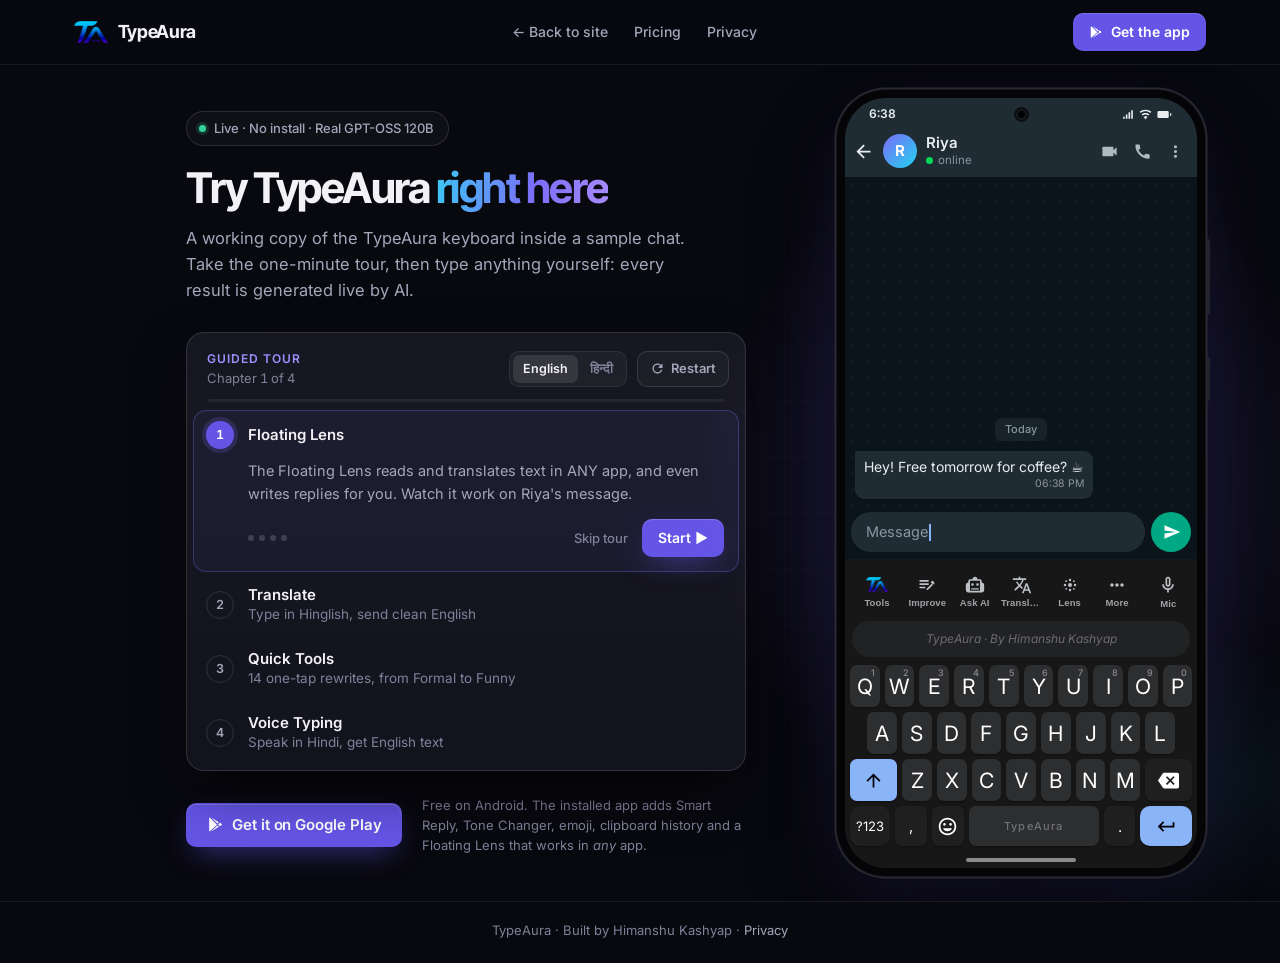
<file: demo.html>
<!DOCTYPE html>
<html lang="en">
<head>
  <meta charset="UTF-8" />
  <meta name="viewport" content="width=device-width, initial-scale=1.0, viewport-fit=cover" />

  <title>Try TypeAura Live — Interactive AI Keyboard Demo</title>
  <meta name="description" content="Try the TypeAura AI keyboard right in your browser — no install needed. A guided live demo of the Floating Lens, Hinglish ↔ English translation, AI Quick Tools and voice typing, powered by real GPT-OSS 120B." />
  <meta name="robots" content="index, follow" />
  <meta name="theme-color" content="#08080F" />
  <link rel="canonical" href="https://typeaura.indevs.in/demo" />

  <link rel="icon" type="image/png" sizes="32x32" href="img/favicon-32.png" />
  <link rel="manifest" href="site.webmanifest" />
  <link rel="apple-touch-icon" href="img/apple-touch-icon.png" />

  <link rel="preconnect" href="https://fonts.googleapis.com" />
  <link rel="preconnect" href="https://fonts.gstatic.com" crossorigin />
  <link href="https://fonts.googleapis.com/css2?family=Inter:wght@400;500;600;700&family=Inter+Tight:wght@500;600;700&display=swap" rel="stylesheet" />
  <meta property="og:type" content="website" />
  <meta property="og:site_name" content="TypeAura" />
  <meta property="og:title" content="Try TypeAura Live — Interactive AI Keyboard Demo" />
  <meta property="og:description" content="Try the TypeAura AI keyboard right in your browser — no install needed. Guided live demo powered by real GPT-OSS 120B." />
  <meta property="og:url" content="https://typeaura.indevs.in/demo" />
  <meta property="og:image" content="https://typeaura.indevs.in/img/og-image.png" />
  <meta property="og:image:width" content="1200" />
  <meta property="og:image:height" content="630" />
  <meta property="og:image:alt" content="TypeAura — AI Keyboard for Hinglish, Hindi and better English" />
  <meta property="og:locale" content="en_IN" />
  <meta name="twitter:card" content="summary_large_image" />
  <meta name="twitter:title" content="Try TypeAura Live — Interactive AI Keyboard Demo" />
  <meta name="twitter:description" content="Try the TypeAura AI keyboard right in your browser — no install needed. Guided live demo powered by real GPT-OSS 120B." />
  <meta name="twitter:image" content="https://typeaura.indevs.in/img/og-image.png" />
  <link rel="stylesheet" href="style.css" />
  <link rel="stylesheet" href="demo.css" />
</head>
<body class="demo-body">

  <!-- ═══════════════════════ NAVBAR ═══════════════════════ -->
  <nav class="navbar" aria-label="Main">
    <div class="nav-inner">
      <a href="/" class="nav-logo" aria-label="TypeAura home">
        <img class="logo-mark" src="img/logo-mark.png" width="37" height="24" alt="" />
        <span class="logo-text">TypeAura</span>
      </a>
      <div class="nav-links">
        <a href="/">← Back to site</a>
        <a href="/#pricing">Pricing</a>
        <a href="/privacy">Privacy</a>
      </div>
      <a href="https://play.google.com/store/apps/details?id=com.typeaura.app" class="btn-nav" target="_blank" rel="noopener">
        <svg class="icon" viewBox="0 0 24 24" aria-hidden="true" focusable="false"><path fill="currentColor" d="M3 20.5V3.5c0-.6.4-1.1.9-1.3l10.3 10.3L3.9 21.8c-.5-.2-.9-.7-.9-1.3zm13.8-5.4L6.1 21.9l8.6-8.6l2.1 1.8zm3.6-4.2c.4.3.6.7.6 1.1s-.2.8-.6 1.1l-2.2 1.3l-2.4-2.4l2.4-2.4l2.2 1.3zM6.1 2.1l10.7 6.8l-2.1 1.8L6.1 2.1z"/></svg>
        Get the app
      </a>
    </div>
  </nav>

  <!-- ═══════════════════════ DEMO ═══════════════════════
       Desktop (≥1024px): guide panel on the left, live phone on the right.
       Below that: a locked-height kiosk — chapter strip, phone, and the
       guide card laid over the bottom of the phone (demo.js moves the
       #coachCard node between the two homes). -->
  <main class="demo-main" id="demo">
    <div class="demo-layout">

      <section class="demo-panel" aria-labelledby="demoTitle">
        <div class="demo-intro">
          <div class="hero-badge">
            <span class="badge-dot"></span>
            Live · No install · Real GPT-OSS&nbsp;120B
          </div>
          <h1 class="demo-title" id="demoTitle">Try TypeAura <span class="gradient-text">right here</span></h1>
          <p class="demo-sub">
            A working copy of the TypeAura keyboard inside a sample chat. Take the one-minute
            tour, then type anything yourself: every result is generated live by AI.
          </p>
        </div>

        <div class="tour" id="tour">
          <div class="tour-head">
            <div class="tour-meta">
              <span class="tour-label" data-t="guide">Guided tour</span>
              <span class="tour-count" id="tourCount">4 chapters</span>
            </div>
            <div class="lang-toggle" role="group" aria-label="Tour language">
              <button type="button" class="lang-opt" data-lang="en" aria-pressed="true">English</button>
              <button type="button" class="lang-opt" data-lang="hi" lang="hi" aria-pressed="false">हिन्दी</button>
            </div>
            <button type="button" class="tour-restart" id="restartBtn" title="Restart the demo">
              <svg viewBox="0 0 24 24" aria-hidden="true"><path d="M17.65 6.35A7.958 7.958 0 0 0 12 4c-4.42 0-7.99 3.58-7.99 8s3.57 8 7.99 8c3.73 0 6.84-2.55 7.73-6h-2.08A5.99 5.99 0 0 1 12 18c-3.31 0-6-2.69-6-6s2.69-6 6-6c1.66 0 3.14.69 4.22 1.78L13 11h7V4l-2.35 2.35z"/></svg>
              <span data-t="restart">Restart</span>
            </button>
          </div>
          <div class="tour-progress" aria-hidden="true"><span id="tourBar"></span></div>

          <ol class="demo-steps" id="demoSteps">
            <li class="demo-step-chip" data-chip="0">
              <button type="button" class="step-btn" data-goto="0">
                <span class="chip-num">1</span>
                <span class="step-text">
                  <span class="step-name">Floating Lens</span><span class="step-short">Lens</span>
                  <span class="step-desc">Translate any message, then reply in one tap</span>
                </span>
              </button>
              <div class="step-slot"></div>
            </li>
            <li class="demo-step-chip" data-chip="1">
              <button type="button" class="step-btn" data-goto="1">
                <span class="chip-num">2</span>
                <span class="step-text">
                  <span class="step-name">Translate</span><span class="step-short">Translate</span>
                  <span class="step-desc">Type in Hinglish, send clean English</span>
                </span>
              </button>
              <div class="step-slot"></div>
            </li>
            <li class="demo-step-chip" data-chip="2">
              <button type="button" class="step-btn" data-goto="2">
                <span class="chip-num">3</span>
                <span class="step-text">
                  <span class="step-name">Quick Tools</span><span class="step-short">Tools</span>
                  <span class="step-desc">14 one-tap rewrites, from Formal to Funny</span>
                </span>
              </button>
              <div class="step-slot"></div>
            </li>
            <li class="demo-step-chip" data-chip="3">
              <button type="button" class="step-btn" data-goto="3">
                <span class="chip-num">4</span>
                <span class="step-text">
                  <span class="step-name">Voice Typing</span><span class="step-short">Voice</span>
                  <span class="step-desc">Speak in Hindi, get English text</span>
                </span>
              </button>
              <div class="step-slot"></div>
            </li>
          </ol>
          <div class="tour-end-slot"></div>

          <!-- The guide card. Mounted by demo.js: inside the active chapter
               on desktop, over the bottom of the phone below that. -->
          <div class="coach" id="coachCard" role="region" aria-label="Tour guide" aria-live="polite" hidden>
            <div class="coach-head">
              <div class="coach-title" id="coachTitle"></div>
              <div class="lang-toggle lang-toggle--coach" role="group" aria-label="Tour language">
                <button type="button" class="lang-opt" data-lang="en" aria-pressed="true">EN</button>
                <button type="button" class="lang-opt" data-lang="hi" lang="hi" aria-pressed="false">हिं</button>
              </div>
              <button type="button" class="coach-close" id="coachClose" aria-label="Close the guide" hidden>×</button>
            </div>
            <div class="coach-body" id="coachBody"></div>
            <div class="coach-foot">
              <div class="coach-dots" id="coachDots" aria-hidden="true"></div>
              <div class="coach-actions">
                <button type="button" class="coach-skip" id="coachSkip">Skip tour</button>
                <button type="button" class="coach-next" id="coachNext">Start ▶</button>
                <a href="https://play.google.com/store/apps/details?id=com.typeaura.app" class="coach-get" id="coachGet" target="_blank" rel="noopener" hidden>
                  <svg viewBox="0 0 24 24" aria-hidden="true"><path d="M3 20.5V3.5c0-.6.4-1.1.9-1.3l10.3 10.3L3.9 21.8c-.5-.2-.9-.7-.9-1.3zm13.8-5.4L6.1 21.9l8.6-8.6l2.1 1.8zm3.6-4.2c.4.3.6.7.6 1.1s-.2.8-.6 1.1l-2.2 1.3l-2.4-2.4l2.4-2.4l2.2 1.3zM6.1 2.1l10.7 6.8l-2.1 1.8L6.1 2.1z"/></svg>
                  <span data-t="getApp">Get the app</span>
                </a>
              </div>
            </div>
          </div>
        </div>
      </section>

      <!-- ───────────── stage: phone mockup ───────────── -->
      <div class="demo-stage" id="demoStage">
        <div class="phone-mockup">
          <div class="phone-screen">

            <div class="phone-status" aria-hidden="true">
              <span class="ps-time" id="psTime">9:41</span>
              <span class="ps-camera"></span>
              <span class="ps-icons">
                <svg viewBox="0 0 24 24"><path d="M2 20h3v-4H2v4zm5 0h3v-8H7v8zm5 0h3V8h-3v12zm5 0h3V4h-3v16z"/></svg>
                <svg viewBox="0 0 24 24"><path d="M12 21l3.6-4.8A5.96 5.96 0 0 0 12 15c-1.35 0-2.6.45-3.6 1.2L12 21zm0-18C7.95 3 4.21 4.34 1.2 6.6L3 9c2.5-1.88 5.62-3 9-3s6.5 1.12 9 3l1.8-2.4C19.79 4.34 16.05 3 12 3zm0 6c-2.7 0-5.19.89-7.2 2.4l1.8 2.4C8.1 12.67 9.97 12 12 12s3.9.67 5.4 1.8l1.8-2.4C17.19 9.89 14.7 9 12 9z"/></svg>
                <svg viewBox="0 0 24 24" class="ps-battery"><path d="M16 7H4a2 2 0 0 0-2 2v6a2 2 0 0 0 2 2h12a2 2 0 0 0 2-2V9a2 2 0 0 0-2-2zm4 3h1.5v4H20v-4z"/></svg>
              </span>
            </div>

            <!-- WhatsApp-style chat -->
            <div class="chat-app">
              <div class="chat-header">
                <span class="chat-back" aria-hidden="true"><svg viewBox="0 0 24 24"><path d="M20 11H7.83l5.59-5.59L12 4l-8 8 8 8 1.41-1.41L7.83 13H20v-2z"/></svg></span>
                <div class="chat-avatar" aria-hidden="true">R</div>
                <div class="chat-peer">
                  <div class="chat-peer-name">Riya</div>
                  <div class="chat-peer-status"><span class="online-dot"></span> online</div>
                </div>
                <div class="chat-actions" aria-hidden="true">
                  <svg viewBox="0 0 24 24"><path d="M17 10.5V7c0-.55-.45-1-1-1H4c-.55 0-1 .45-1 1v10c0 .55.45 1 1 1h12c.55 0 1-.45 1-1v-3.5l4 4v-11l-4 4z"/></svg>
                  <svg viewBox="0 0 24 24"><path d="M20.01 15.38c-1.23 0-2.42-.2-3.53-.56a.977.977 0 0 0-1.01.24l-1.57 1.97c-2.83-1.35-5.48-3.9-6.89-6.83l1.95-1.66c.27-.28.35-.67.24-1.02-.37-1.11-.56-2.3-.56-3.53 0-.54-.45-.99-.99-.99H4.19C3.65 3 3 3.24 3 3.99 3 13.28 10.73 21 20.01 21c.71 0 .99-.63.99-1.18v-3.45c0-.54-.45-.99-.99-.99z"/></svg>
                  <svg viewBox="0 0 24 24"><path d="M12 8c1.1 0 2-.9 2-2s-.9-2-2-2-2 .9-2 2 .9 2 2 2zm0 2c-1.1 0-2 .9-2 2s.9 2 2 2 2-.9 2-2-.9-2-2-2zm0 6c-1.1 0-2 .9-2 2s.9 2 2 2 2-.9 2-2-.9-2-2-2z"/></svg>
                </div>
              </div>

              <div class="chat-body" id="chatBody"><!-- bubbles injected by JS --></div>

              <div class="chat-inputbar">
                <div class="chat-input" id="chatInput">
                  <span class="chat-input-text" id="chatInputText"></span>
                  <span class="chat-input-placeholder" id="chatInputPlaceholder">Message</span>
                  <span class="chat-caret"></span>
                </div>
                <button type="button" class="chat-send" id="chatSend" aria-label="Send message">
                  <svg viewBox="0 0 24 24" aria-hidden="true"><path d="M2.01 21L23 12 2.01 3 2 10l15 2-15 2z"/></svg>
                </button>
              </div>
            </div>

            <!-- ───────────── TypeAura keyboard replica ───────────── -->
            <div class="kb" id="keyboard">
              <!-- toolbar: 3 zones (Zone 1: Tools lead, Zone 2: 4 pinned tools + More, Zone 3: Mic) -->
              <div class="kb-toolbar" id="kbToolbar">
                <!-- Zone 1: Tools (lead, pinned brand mark) -->
                <button type="button" class="kb-tool-btn kb-tool-lead icon-btn" data-action="tools" title="AI Tools">
                  <span class="kb-tool-icon kb-tool-icon--logo">
                    <img src="img/logo-mark.png" alt="" class="kb-lead-logo" />
                  </span>
                  <span class="kb-tool-label">Tools</span>
                </button>

                <!-- Zone 2: Pinned tools + More -->
                <div class="kb-toolbar-middle" id="kbToolbarMiddle">
                  <button type="button" class="kb-tool-btn icon-btn" data-action="improve" data-icon="improve" title="Improve: rewrite clearer">
                    <span class="kb-tool-icon"></span>
                    <span class="kb-tool-label">Improve</span>
                  </button>
                  <button type="button" class="kb-tool-btn icon-btn" data-action="ask_ai" data-icon="ask_ai" title="Ask AI: in-keyboard chat">
                    <span class="kb-tool-icon"></span>
                    <span class="kb-tool-label">Ask AI</span>
                  </button>
                  <button type="button" class="kb-tool-btn icon-btn" data-action="translate" data-icon="translate" title="Translate: Hinglish ↔ English">
                    <span class="kb-tool-icon"></span>
                    <span class="kb-tool-label">Translate</span>
                  </button>
                  <button type="button" class="kb-tool-btn icon-btn" data-action="lens" data-icon="lens" title="Floating Lens: translate screen">
                    <span class="kb-tool-icon"></span>
                    <span class="kb-tool-label">Lens</span>
                  </button>
                  <button type="button" class="kb-tool-btn icon-btn" data-action="more" data-icon="more" title="More tools">
                    <span class="kb-tool-icon"></span>
                    <span class="kb-tool-label">More</span>
                  </button>
                </div>

                <!-- Zone 3: Mic (pinned) -->
                <button type="button" class="kb-tool-btn kb-tool-mic icon-btn" data-action="mic" data-icon="mic_none" title="Voice typing">
                  <span class="kb-tool-icon kb-mic-icon-wrap">
                    <span class="kb-mic-pulse"></span>
                    <span class="kb-mic-svg"></span>
                  </span>
                  <span class="kb-tool-label" id="kbMicLabel">Mic</span>
                </button>
              </div>

              <!-- suggestions strip (typing suggestions, thinking state, rewrites with + Add below, and voice listening) -->
              <div class="kb-suggestions" id="suggestStrip">
                <span class="kb-brand">TypeAura · By Himanshu Kashyap</span>
              </div>

              <!-- keys (letter rows + bottom row) -->
              <div id="kbKeys">
                <div class="kb-rows" id="kbRows">
                  <div class="kb-row" data-row="0"></div>
                  <div class="kb-row" data-row="1"></div>
                  <div class="kb-row kb-row-3" data-row="2"></div>
                </div>
                <div class="kb-row kb-bottom">
                  <button type="button" class="key key--special key--sym" data-key="?123">?123</button>
                  <button type="button" class="key key--special key--comma" data-key=",">,</button>
                  <button type="button" class="key key--special key--emoji" data-key="emoji" data-icon="emoji" aria-label="Emoji"></button>
                  <button type="button" class="key key--space" data-key=" " aria-label="Space">
                    <span class="key-space-label">TypeAura</span>
                  </button>
                  <button type="button" class="key key--special key--period" data-key=".">.</button>
                  <button type="button" class="key key--special key--enter" data-key="enter" data-icon="return" aria-label="Enter"></button>
                </div>
              </div>

              <!-- More tools overflow sheet -->
              <div class="kb-more-sheet" id="kbMoreSheet" hidden></div>

              <!-- Ask AI chat panel -->
              <div class="kb-chat-panel" id="kbChatPanel" hidden></div>

              <!-- AI Quick Actions panel (replaces the keys when open) -->
              <div class="kb-panel" id="kbPanel" hidden></div>
            </div><!-- /.kb -->

            <div class="phone-navbar" aria-hidden="true"><span></span></div>

            <!-- floating-lens popup + tool sheets mount here (inside the phone) -->
            <div class="phone-overlay" id="phoneOverlay"></div>
            <div class="phone-toast" id="phoneToast" role="status" hidden></div>
            <!-- tour spotlight: dims the screen around the control being explained -->
            <div class="coach-layer" id="coachLayer" hidden></div>
          </div><!-- /.phone-screen -->
        </div><!-- /.phone-mockup -->
      </div><!-- /.demo-stage -->

      <div class="demo-cta">
        <a href="https://play.google.com/store/apps/details?id=com.typeaura.app" class="btn-primary" target="_blank" rel="noopener">
          <svg class="icon" viewBox="0 0 24 24" aria-hidden="true" focusable="false"><path fill="currentColor" d="M3 20.5V3.5c0-.6.4-1.1.9-1.3l10.3 10.3L3.9 21.8c-.5-.2-.9-.7-.9-1.3zm13.8-5.4L6.1 21.9l8.6-8.6l2.1 1.8zm3.6-4.2c.4.3.6.7.6 1.1s-.2.8-.6 1.1l-2.2 1.3l-2.4-2.4l2.4-2.4l2.2 1.3zM6.1 2.1l10.7 6.8l-2.1 1.8L6.1 2.1z"/></svg>
          Get it on Google Play
        </a>
        <p class="demo-foot-note">
          Free on Android. The installed app adds Smart Reply, Tone Changer, emoji, clipboard
          history and a Floating Lens that works in <em>any</em> app.
        </p>
      </div>

    </div><!-- /.demo-layout -->
  </main>

  <footer class="footer">
    <div class="container">
      <p class="footer-note">TypeAura · Built by Himanshu Kashyap · <a href="/privacy">Privacy</a></p>
    </div>
  </footer>

  <script src="demo.js"></script>
</body>
</html>
</file>
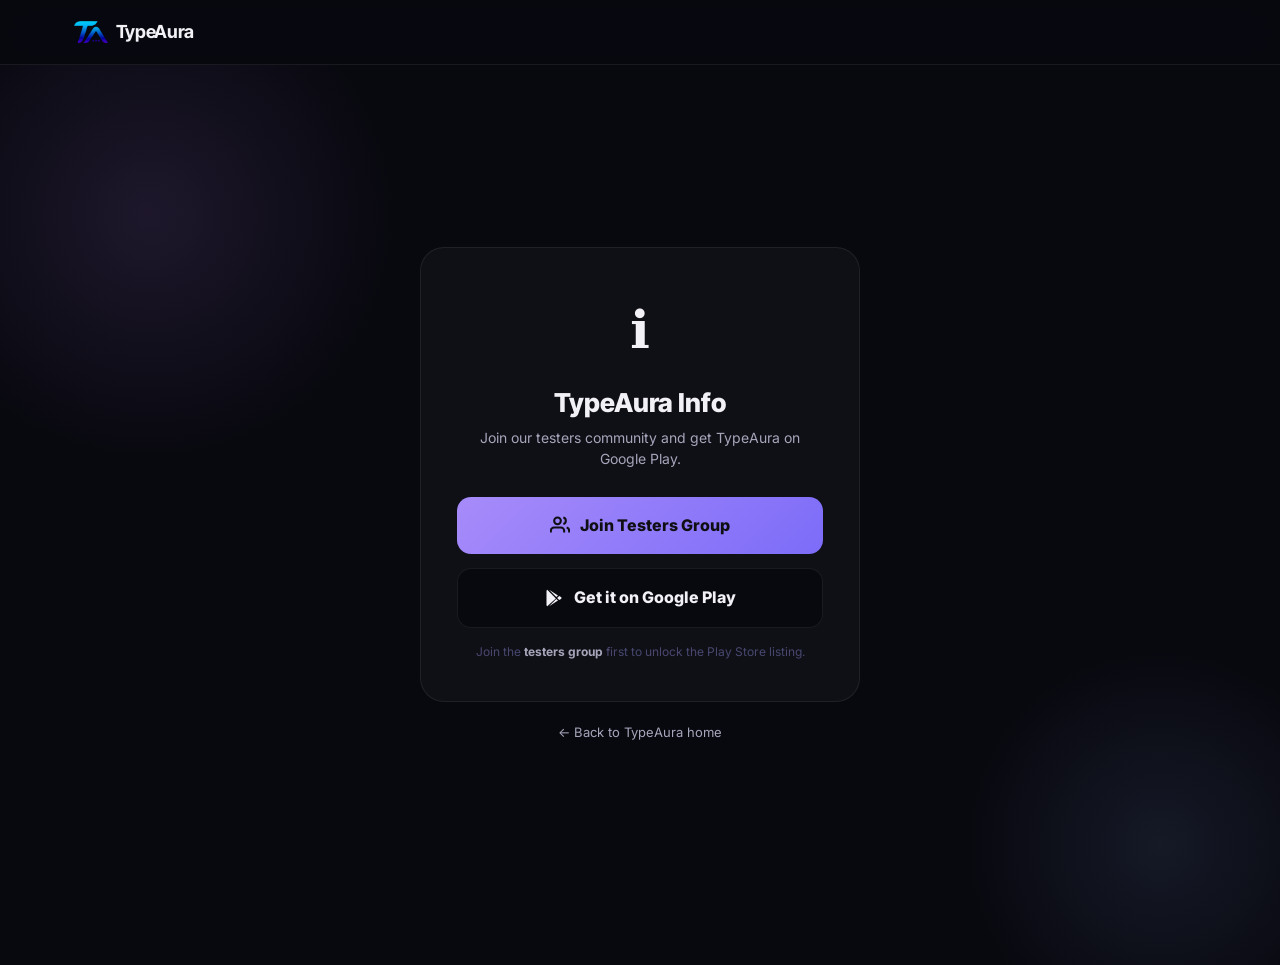
<file: info.html>
<!DOCTYPE html>
<html lang="en">
<head>
  <meta charset="UTF-8" />
  <meta name="viewport" content="width=device-width, initial-scale=1.0" />
  <title>TypeAura — Info</title>
  <meta name="description" content="Join the TypeAura testers group and get the app on Google Play." />
  <meta name="robots" content="noindex, follow" />
  <link rel="icon" type="image/png" href="img/icon.png" />
  <link rel="preconnect" href="https://fonts.googleapis.com" />
  <link href="https://fonts.googleapis.com/css2?family=Inter:wght@400;500;600;700&family=Inter+Tight:wght@500;600;700&display=swap" rel="stylesheet" />
  <link rel="stylesheet" href="style.css" />
  <style>
    .info-page {
      min-height: 100vh;
      display: flex;
      flex-direction: column;
      align-items: center;
      justify-content: center;
      padding: 40px 20px;
      position: relative;
      overflow: hidden;
    }

    .info-glow-1 {
      position: absolute;
      width: 500px;
      height: 500px;
      border-radius: 50%;
      background: radial-gradient(circle, rgba(187,134,252,0.12) 0%, transparent 70%);
      top: -100px;
      left: -100px;
      pointer-events: none;
    }

    .info-glow-2 {
      position: absolute;
      width: 400px;
      height: 400px;
      border-radius: 50%;
      background: radial-gradient(circle, rgba(138,180,248,0.1) 0%, transparent 70%);
      bottom: -80px;
      right: -80px;
      pointer-events: none;
    }

    .info-card {
      position: relative;
      z-index: 1;
      background: var(--card);
      border: 1px solid var(--border);
      border-radius: 24px;
      padding: 40px 36px;
      max-width: 440px;
      width: 100%;
      text-align: center;
    }

    .info-icon {
      font-size: 52px;
      margin-bottom: 16px;
      display: block;
    }

    .info-title {
      font-size: 26px;
      font-weight: 800;
      color: var(--text);
      margin-bottom: 8px;
      line-height: 1.2;
    }

    .info-subtitle {
      color: var(--text2);
      font-size: 14px;
      margin-bottom: 28px;
      line-height: 1.5;
    }

    .btn-info {
      display: flex;
      align-items: center;
      justify-content: center;
      gap: 10px;
      width: 100%;
      padding: 16px;
      background: linear-gradient(135deg, var(--purple), var(--accent));
      color: #0F0F13;
      font-weight: 800;
      font-size: 16px;
      border-radius: 14px;
      text-decoration: none;
      transition: opacity 0.2s, transform 0.15s;
      margin-bottom: 14px;
    }

    .btn-info:hover { opacity: 0.92; transform: translateY(-1px); }
    .btn-info:active { transform: translateY(0); }

    .btn-info.secondary {
      background: var(--bg);
      border: 1px solid var(--border);
      color: var(--text);
    }

    .info-note {
      font-size: 12px;
      color: var(--dim);
      line-height: 1.6;
    }

    .info-note strong { color: var(--text2); }

    .back-link {
      font-size: 13px;
      color: var(--text2);
      text-decoration: none;
      display: inline-flex;
      align-items: center;
      gap: 4px;
      margin-top: 20px;
      transition: color 0.2s;
    }

    .back-link:hover { color: var(--accent); }

    @media (max-width: 600px) {
      .info-page  { padding: 32px 16px; }
      .info-card  { padding: 32px 22px; border-radius: 20px; }
      .info-icon  { font-size: 44px; margin-bottom: 12px; }
      .info-title { font-size: 22px; }
      .info-subtitle { font-size: 13.5px; margin-bottom: 22px; }
      .btn-info   { padding: 15px; font-size: 15px; min-height: 50px; }
      .info-note  { font-size: 11.5px; }
    }
  </style>
</head>
<body>

  <!-- Navbar -->
  <nav class="navbar">
    <div class="nav-inner">
      <a class="nav-logo" href="/" style="text-decoration:none;display:flex;align-items:center;gap:8px">
        <img class="logo-mark" src="img/logo-mark.png" width="37" height="24" alt="" />
        <span class="logo-text">TypeAura</span>
      </a>
    </div>
  </nav>

  <!-- Main -->
  <main class="info-page">
    <div class="info-glow-1"></div>
    <div class="info-glow-2"></div>

    <div class="info-card">
      <span class="info-icon">ℹ️</span>
      <h1 class="info-title">TypeAura Info</h1>
      <p class="info-subtitle">
        Join our testers community and get TypeAura on Google Play.
      </p>

      <a href="https://groups.google.com/g/typeaura-testers" class="btn-info" target="_blank" rel="noopener">
        <svg width="20" height="20" viewBox="0 0 24 24" fill="none" stroke="currentColor" stroke-width="2.5">
          <path d="M17 21v-2a4 4 0 0 0-4-4H5a4 4 0 0 0-4 4v2"/>
          <circle cx="9" cy="7" r="4"/>
          <path d="M23 21v-2a4 4 0 0 0-3-3.87"/>
          <path d="M16 3.13a4 4 0 0 1 0 7.75"/>
        </svg>
        Join Testers Group
      </a>

      <a href="https://play.google.com/store/apps/details?id=com.typeaura.app" class="btn-info secondary" target="_blank" rel="noopener">
        <svg width="20" height="20" viewBox="0 0 24 24" fill="currentColor">
          <path d="M3 20.5V3.5c0-.6.4-1.1.9-1.3l10.3 10.3L3.9 21.8c-.5-.2-.9-.7-.9-1.3zm13.8-5.4L6.1 21.9l8.6-8.6 2.1 1.8zm3.6-4.2c.4.3.6.7.6 1.1s-.2.8-.6 1.1l-2.2 1.3-2.4-2.4 2.4-2.4 2.2 1.3zM6.1 2.1l10.7 6.8-2.1 1.8L6.1 2.1z"/>
        </svg>
        Get it on Google Play
      </a>

      <p class="info-note">
        Join the <strong>testers group</strong> first to unlock the Play Store listing.
      </p>
    </div>

    <a href="/" class="back-link">← Back to TypeAura home</a>
  </main>

</body>
</html>
</file>
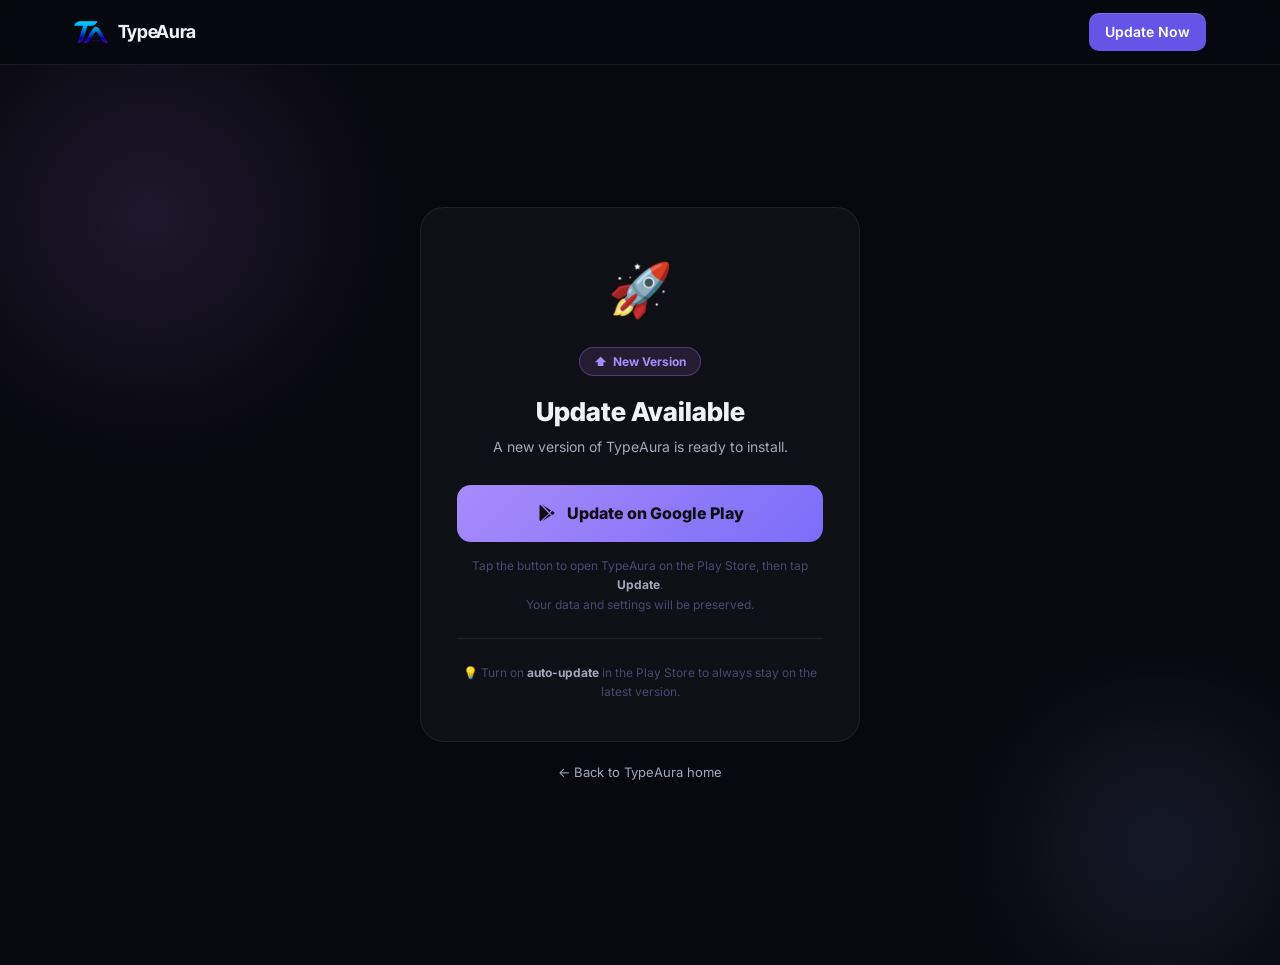
<file: update.html>
<!DOCTYPE html>
<html lang="en">
<head>
  <meta charset="UTF-8" />
  <meta name="viewport" content="width=device-width, initial-scale=1.0" />
  <title>TypeAura — Update Available</title>
  <meta name="description" content="A new version of TypeAura is available. Update from Google Play to get new features and improvements." />
  <meta name="robots" content="noindex, follow" />
  <meta name="theme-color" content="#7C6CF8" />
  <link rel="canonical" href="https://typeaura.indevs.in/update" />
  <link rel="icon" type="image/png" sizes="32x32" href="img/favicon-32.png" />
  <link rel="apple-touch-icon" href="img/apple-touch-icon.png" />
  <link rel="manifest" href="site.webmanifest" />
  <link rel="preconnect" href="https://fonts.googleapis.com" />
  <link rel="preconnect" href="https://fonts.gstatic.com" crossorigin />
  <link href="https://fonts.googleapis.com/css2?family=Inter:wght@400;500;600;700&family=Inter+Tight:wght@500;600;700&display=swap" rel="stylesheet" />
  <meta property="og:type" content="website" />
  <meta property="og:site_name" content="TypeAura" />
  <meta property="og:title" content="Update TypeAura — Latest Version" />
  <meta property="og:description" content="Get the latest version of the TypeAura AI keyboard." />
  <meta property="og:url" content="https://typeaura.indevs.in/update" />
  <meta property="og:image" content="https://typeaura.indevs.in/img/og-image.png" />
  <meta property="og:image:width" content="1200" />
  <meta property="og:image:height" content="630" />
  <meta property="og:image:alt" content="TypeAura — AI Keyboard for Hinglish, Hindi and better English" />
  <meta property="og:locale" content="en_IN" />
  <meta name="twitter:card" content="summary_large_image" />
  <meta name="twitter:title" content="Update TypeAura — Latest Version" />
  <meta name="twitter:description" content="Get the latest version of the TypeAura AI keyboard." />
  <meta name="twitter:image" content="https://typeaura.indevs.in/img/og-image.png" />
  <link rel="stylesheet" href="style.css" />
  <style>
    .update-page {
      min-height: 100vh;
      display: flex;
      flex-direction: column;
      align-items: center;
      justify-content: center;
      padding: 40px 20px;
      position: relative;
      overflow: hidden;
    }

    .update-glow-1 {
      position: absolute;
      width: 500px;
      height: 500px;
      border-radius: 50%;
      background: radial-gradient(circle, rgba(187,134,252,0.12) 0%, transparent 70%);
      top: -100px;
      left: -100px;
      pointer-events: none;
    }

    .update-glow-2 {
      position: absolute;
      width: 400px;
      height: 400px;
      border-radius: 50%;
      background: radial-gradient(circle, rgba(138,180,248,0.1) 0%, transparent 70%);
      bottom: -80px;
      right: -80px;
      pointer-events: none;
    }

    .update-card {
      position: relative;
      z-index: 1;
      background: var(--card);
      border: 1px solid var(--border);
      border-radius: 24px;
      padding: 40px 36px;
      max-width: 440px;
      width: 100%;
      text-align: center;
    }

    .update-icon {
      font-size: 52px;
      margin-bottom: 16px;
      display: block;
    }

    .version-badge {
      display: inline-flex;
      align-items: center;
      gap: 6px;
      background: rgba(187,134,252,0.12);
      border: 1px solid rgba(187,134,252,0.3);
      color: var(--purple);
      border-radius: 20px;
      padding: 4px 14px;
      font-size: 12px;
      font-weight: 700;
      margin-bottom: 20px;
    }

    .update-title {
      font-size: 26px;
      font-weight: 800;
      color: var(--text);
      margin-bottom: 8px;
      line-height: 1.2;
    }

    .update-subtitle {
      color: var(--text2);
      font-size: 14px;
      margin-bottom: 28px;
      line-height: 1.5;
    }

    .highlights-list {
      text-align: left;
      background: var(--bg);
      border: 1px solid var(--border);
      border-radius: 14px;
      padding: 16px 18px;
      margin-bottom: 28px;
      display: none;
    }

    .highlights-list.visible { display: block; }

    .highlight-item {
      font-size: 13px;
      color: var(--text2);
      padding: 6px 0;
      border-bottom: 1px solid rgba(42,42,58,0.6);
      line-height: 1.5;
    }

    .highlight-item:last-child { border-bottom: none; }

    .btn-update {
      display: flex;
      align-items: center;
      justify-content: center;
      gap: 10px;
      width: 100%;
      padding: 16px;
      background: linear-gradient(135deg, var(--purple), var(--accent));
      color: #0F0F13;
      font-weight: 800;
      font-size: 16px;
      border-radius: 14px;
      text-decoration: none;
      transition: opacity 0.2s, transform 0.15s;
      margin-bottom: 14px;
    }

    .btn-update:hover { opacity: 0.92; transform: translateY(-1px); }
    .btn-update:active { transform: translateY(0); }

    .install-note {
      font-size: 12px;
      color: var(--dim);
      line-height: 1.6;
    }

    .install-note strong { color: var(--text2); }

    .divider {
      border: none;
      border-top: 1px solid var(--border);
      margin: 24px 0;
    }

    .back-link {
      font-size: 13px;
      color: var(--text2);
      text-decoration: none;
      display: inline-flex;
      align-items: center;
      gap: 4px;
      margin-top: 20px;
      transition: color 0.2s;
    }

    .back-link:hover { color: var(--accent); }

    .skeleton {
      background: linear-gradient(90deg, var(--border) 25%, rgba(60,60,80,0.5) 50%, var(--border) 75%);
      background-size: 200% 100%;
      animation: shimmer 1.4s infinite;
      border-radius: 6px;
      height: 14px;
      margin-bottom: 8px;
    }

    @keyframes shimmer {
      0%   { background-position: 200% 0; }
      100% { background-position: -200% 0; }
    }

    .skeleton-title  { height: 28px; width: 70%; margin: 0 auto 10px; }
    .skeleton-sub    { height: 14px; width: 90%; margin: 0 auto 6px; }
    .skeleton-sub-sm { height: 14px; width: 60%; margin: 0 auto 28px; }

    /* Keep the Update Now nav button visible on tablet/mobile */
    @media (max-width: 900px) {
      .navbar .btn-nav { display: inline-flex !important; padding: 8px 14px; font-size: 12px; }
      .nav-inner       { justify-content: space-between; gap: 12px; }
    }

    @media (max-width: 600px) {
      .update-page  { padding: 32px 16px; }
      .update-card  { padding: 32px 22px; border-radius: 20px; }
      .update-icon  { font-size: 44px; margin-bottom: 12px; }
      .update-title { font-size: 22px; }
      .update-subtitle { font-size: 13.5px; margin-bottom: 22px; }
      .btn-update   { padding: 15px; font-size: 15px; min-height: 50px; }
      .highlights-list { padding: 14px 16px; margin-bottom: 22px; }
      .highlight-item  { font-size: 12.5px; }
      .install-note    { font-size: 11.5px; }
      .navbar .btn-nav { padding: 7px 12px; font-size: 11.5px; }
    }

    @media (max-width: 380px) {
      .update-card  { padding: 26px 18px; }
      .update-title { font-size: 20px; }
      .update-icon  { font-size: 40px; }
      .version-badge { font-size: 11px; padding: 3px 11px; }
    }
  </style>
</head>
<body>

  <a href="#main" class="skip-link">Skip to content</a>

  <!-- Navbar — deliberately minimal. This is a focused update interstitial;
       full site navigation would compete with the single action on the page. -->
  <header>
    <nav class="navbar" aria-label="Main">
      <div class="nav-inner">
        <a class="nav-logo" href="/">
          <img class="logo-mark" src="img/logo-mark.png" width="37" height="24" alt="" />
          <span class="logo-text">TypeAura</span>
        </a>
        <a href="https://play.google.com/store/apps/details?id=com.typeaura.app" class="btn-nav" target="_blank" rel="noopener">Update Now</a>
      </div>
    </nav>
  </header>

  <!-- Main -->
  <main class="update-page" id="main">
    <div class="update-glow-1"></div>
    <div class="update-glow-2"></div>

    <div class="update-card" id="updateCard">

      <!-- Loading skeleton -->
      <div id="skeleton">
        <div style="font-size:52px;margin-bottom:16px">🚀</div>
        <div class="skeleton skeleton-title"></div>
        <div class="skeleton skeleton-sub"></div>
        <div class="skeleton skeleton-sub-sm"></div>
        <div class="skeleton" style="height:140px;margin-bottom:28px;border-radius:14px"></div>
        <div class="skeleton" style="height:52px;border-radius:14px"></div>
      </div>

      <!-- Loaded content -->
      <div id="content" style="display:none">
        <span class="update-icon">🚀</span>
        <div class="version-badge">
          <span>⬆</span>
          <span id="versionLabel">New Version</span>
        </div>
        <h1 class="update-title" id="updateTitle">Update Available</h1>
        <p class="update-subtitle" id="updateSubtitle">
          A new version of TypeAura is available with improvements and new features.
        </p>

        <div class="highlights-list" id="highlightsList"></div>

        <a href="https://play.google.com/store/apps/details?id=com.typeaura.app" class="btn-update" id="downloadBtn" target="_blank" rel="noopener">
          <svg width="20" height="20" viewBox="0 0 24 24" fill="currentColor">
            <path d="M3 20.5V3.5c0-.6.4-1.1.9-1.3l10.3 10.3L3.9 21.8c-.5-.2-.9-.7-.9-1.3zm13.8-5.4L6.1 21.9l8.6-8.6 2.1 1.8zm3.6-4.2c.4.3.6.7.6 1.1s-.2.8-.6 1.1l-2.2 1.3-2.4-2.4 2.4-2.4 2.2 1.3zM6.1 2.1l10.7 6.8-2.1 1.8L6.1 2.1z"/>
          </svg>
          Update on Google Play
        </a>

        <p class="install-note">
          Tap the button to open TypeAura on the Play Store, then tap <strong>Update</strong>.<br />
          Your data and settings will be preserved.
        </p>

        <hr class="divider" />

        <p class="install-note" style="color:var(--dim)">
          💡 Turn on <strong>auto-update</strong> in the Play Store to always stay on the latest version.
        </p>
      </div>

    </div>

    <a href="/" class="back-link">← Back to TypeAura home</a>
  </main>

  <script>
    const BACKEND = 'https://typeaurabackend.vercel.app';

    async function loadUpdate() {
      try {
        const res  = await fetch(`${BACKEND}/api/updates`);
        const data = await res.json();

        document.getElementById('versionLabel').textContent  = `v${data.version || ''}`;
        document.getElementById('updateTitle').textContent   = data.title || 'Update Available';
        document.getElementById('updateSubtitle').textContent =
          `TypeAura ${data.version} is here! Update from Google Play to get all new features.`;

        const highlights = Array.isArray(data.highlights) ? data.highlights : [];
        if (highlights.length) {
          const list = document.getElementById('highlightsList');
          list.innerHTML = highlights
            .map(h => `<div class="highlight-item">${h}</div>`)
            .join('');
          list.classList.add('visible');
        }

      } catch (_) {
        document.getElementById('updateTitle').textContent    = 'Update Available';
        document.getElementById('updateSubtitle').textContent = 'A new version of TypeAura is ready to install.';
      } finally {
        document.getElementById('skeleton').style.display = 'none';
        document.getElementById('content').style.display  = 'block';
      }
    }

    loadUpdate();
  </script>

</body>
</html>
</file>
<file: style.css>
/* ═══════════════════════════════════════════════════════════════
   TypeAura — style.css  (2026 redesign)

   Shared by every page: index, privacy, delete-data, update, info,
   demo (with demo.css) and admin (with admin.css). The landing page
   sections live here too; sub-pages only use the chrome (navbar,
   footer, buttons), the legal-page block and the tokens.

   Direction: calm, product-first dark UI. Neutral ink surfaces and
   hairline borders; the violet accent is spent on actions and state,
   not decoration. One gradient on the page (the hero line), no
   animated orbs, no pill tag above every heading.

   Class names the other pages depend on — keep them:
     navbar, nav-inner, nav-logo, logo-emoji, logo-text, nav-links,
     btn-nav, hamburger, mobile-nav*, btn-primary, btn-secondary,
     hero-badge, badge-dot, gradient-text, footer*, privacy-*,
     delete-*, back-link, scroll-progress, skip-link, icon.
   Tokens admin.css/demo.css read: --accent, --accent-light, --cyan,
     --green, --red, --orange, --text, --text2, --bg, --border, --card.
═══════════════════════════════════════════════════════════════ */

/* ─── Design tokens ──────────────────────────────────────────── */
:root {
  --bg:          #08080F;
  --bg2:         #0C0C16;
  --surface:     #10101B;
  --surface-2:   #161623;
  --card:        rgba(255, 255, 255, 0.03);
  --card-solid:  #10101B;
  --nav-bg:      rgba(8, 8, 15, 0.78);
  --border:      rgba(255, 255, 255, 0.07);
  --border-mid:  rgba(255, 255, 255, 0.12);
  --border-hi:   rgba(255, 255, 255, 0.22);

  --accent:        #7C6CF8;
  --accent-light:  #9D90FF;
  /* --primary carries white text at 5.1:1 (AA); --accent would only
     manage ~4.0:1, which is why buttons don't use it directly. */
  --primary:       #6455E6;
  --primary-hover: #7062F0;
  --cyan:          #22D3EE;
  --purple:        #A78BFA;
  --pink:          #F472B6;
  /* The logo's own cyan → violet run. */
  --brand-grad:    linear-gradient(100deg, #3CC8F5 0%, #7C6CF8 58%, #A78BFA 100%);

  --text:   #F1F1F6;
  --text2:  #A6A6BB;
  /* --text3 is the smallest legible text: 5.2:1 on --bg, 4.9:1 on
     --surface (both pass WCAG AA). --dim FAILS AA — decoration only. */
  --text3:  #80809A;
  --dim:    #484870;
  --green:  #34D399;
  --red:    #F87171;
  --orange: #FB923C;

  --font:         'Inter', system-ui, -apple-system, 'Segoe UI', Roboto, sans-serif;
  /* Pages that don't load Inter Tight fall straight through to Inter. */
  --font-display: 'Inter Tight', 'Inter', system-ui, -apple-system, 'Segoe UI', sans-serif;

  --radius:    16px;
  --radius-sm: 10px;
  --radius-lg: 24px;
  --radius-xl: 32px;

  /* ─── Spacing (4px base) ─── */
  --s-1: 4px;   --s-2: 8px;   --s-3: 12px;  --s-4: 16px;
  --s-5: 20px;  --s-6: 24px;  --s-8: 32px;  --s-10: 40px;
  --s-12: 48px; --s-16: 64px; --s-20: 80px; --s-24: 96px;

  /* ─── Layout rhythm — reassigned inside media queries, so every
         section (including new ones) gets responsive padding free. ─── */
  --section-y:     112px;
  --container-x:   24px;
  --container-max: 1180px;
  --nav-h:         64px;

  /* ─── Type scale ─── */
  --fs-xs: 11px; --fs-sm: 12px; --fs-base: 13px;
  --fs-md: 15px; --fs-lg: 17px; --fs-xl: 22px;
  --fs-h2: clamp(30px, 3.4vw, 44px);
  --fs-h1: clamp(40px, 4.6vw, 60px);

  /* ─── Elevation ─── */
  --shadow-sm: 0 2px 12px rgba(0, 0, 0, 0.35);
  --shadow-md: 0 12px 32px rgba(0, 0, 0, 0.35);
  --shadow-lg: 0 24px 60px -12px rgba(0, 0, 0, 0.7);
  --shadow-xl: 0 40px 100px -30px rgba(0, 0, 0, 0.85);
  --glow:      0 10px 30px -10px rgba(100, 85, 230, 0.7);
  --glow-hi:   0 14px 36px -10px rgba(112, 98, 240, 0.85);

  /* ─── Z-index. .mobile-nav sits deliberately BELOW .navbar so the bar
         stays visible (and the hamburger tappable) while it is open. ─── */
  --z-fab: 90; --z-nav-overlay: 99; --z-sticky: 100;
  --z-progress: 300; --z-modal: 1000; --z-modal-top: 1001;

  /* ─── Motion ─── */
  --dur-fast: 0.15s; --dur: 0.25s; --dur-slow: 0.6s;
  --ease: cubic-bezier(0.22, 0.61, 0.36, 1);
}

/* ─── Reset ──────────────────────────────────────────────────── */
*, *::before, *::after { box-sizing: border-box; margin: 0; padding: 0; }
html { scroll-behavior: smooth; -webkit-text-size-adjust: 100%; text-size-adjust: 100%; }
html, body { overflow-x: hidden; max-width: 100%; }
body {
  background: var(--bg);
  color: var(--text);
  font-family: var(--font);
  font-size: 16px;
  line-height: 1.6;
  -webkit-font-smoothing: antialiased;
  -moz-osx-font-smoothing: grayscale;
  padding-left: env(safe-area-inset-left);
  padding-right: env(safe-area-inset-right);
}
img, video { max-width: 100%; height: auto; }
a { color: inherit; text-decoration: none; }
h1, h2 { font-family: var(--font-display); }
::selection { background: rgba(124, 108, 248, 0.38); color: #fff; }

/* ─── Scroll progress bar ────────────────────────────────────── */
.scroll-progress {
  position: fixed; top: 0; left: 0; height: 2px; width: 0%;
  background: var(--accent);
  z-index: var(--z-progress); pointer-events: none; transition: width 0.08s linear;
}

/* ─── Focus ──────────────────────────────────────────────────────
   :focus-visible keeps the ring off mouse clicks. Colour alone is
   never the only cue. */
:where(a, button, summary, input, select, textarea, [tabindex]):focus-visible {
  outline: 2px solid var(--accent-light);
  outline-offset: 3px;
  border-radius: 6px;
}
:focus:not(:focus-visible) { outline: none; }

/* ─── Skip link ─────────────────────────────────────────────────── */
.skip-link {
  position: absolute; left: -9999px; top: 0;
  z-index: var(--z-modal-top);
  padding: 12px 20px;
  background: var(--primary); color: #fff;
  font-size: 14px; font-weight: 700;
  border-radius: 0 0 var(--radius-sm) 0;
}
.skip-link:focus {
  left: 0;
  outline: 2px solid var(--text);
  outline-offset: -4px;
}

/* Screen-reader-only: present for assistive tech and crawlers, zero pixels. */
.sr-only {
  position: absolute !important;
  width: 1px; height: 1px;
  padding: 0; margin: -1px;
  overflow: hidden;
  clip: rect(0, 0, 0, 0);
  white-space: nowrap;
  border: 0;
}

/* ─── Container ──────────────────────────────────────────────── */
.container { max-width: var(--container-max); margin: 0 auto; padding: 0 var(--container-x); }

section[id] { scroll-margin-top: calc(var(--nav-h) + 16px); }

/* ═══════════════════════════════════════════════════════════════
   ICONS — inline SVG sprite (<use href="#i-name">).
   Glyphs inherit currentColor; override only where a tile needs its own.
═══════════════════════════════════════════════════════════════ */
.icon-sprite { display: none; }

.icon {
  width: 1em; height: 1em;
  display: inline-flex;
  vertical-align: -0.125em;
  flex-shrink: 0;
  fill: none;
}

/* ═══════════════════════════════════════════════════════════════
   NAVBAR
═══════════════════════════════════════════════════════════════ */
.navbar {
  position: sticky; top: 0; z-index: var(--z-sticky);
  background: var(--nav-bg);
  backdrop-filter: saturate(160%) blur(16px);
  -webkit-backdrop-filter: saturate(160%) blur(16px);
  border-bottom: 1px solid var(--border);
}

.nav-inner {
  max-width: var(--container-max); margin: 0 auto; padding: 0 var(--container-x);
  height: var(--nav-h); display: flex; align-items: center; gap: 24px;
}

.nav-logo {
  display: flex; align-items: center; gap: 10px;
  font-family: var(--font-display);
  font-weight: 700; font-size: 18px; letter-spacing: -0.02em;
  color: var(--text);
  flex-shrink: 0;
}

/* The real TA mark (img/logo-mark.png, 98×64). */
.logo-mark { display: block; height: 22px; width: auto; }

/* Legacy tile (sub-pages that still carry the keyboard glyph). */
.logo-emoji {
  width: 30px; height: 30px;
  background: var(--brand-grad);
  border-radius: 9px; display: flex; align-items: center;
  justify-content: center; font-size: 16px;
}
.logo-emoji .icon { color: #fff; }

.logo-text { color: var(--text); }

.nav-links { display: flex; justify-content: center; gap: 2px; flex: 1; }
.nav-links a {
  display: inline-flex; align-items: center;
  min-height: 36px; padding: 0 12px;
  border-radius: 8px;
  color: var(--text2); font-size: 14px; font-weight: 500;
  transition: color var(--dur), background var(--dur);
}
.nav-links a:hover  { color: var(--text); background: rgba(255, 255, 255, 0.05); }
.nav-links a.active { color: var(--text); background: rgba(255, 255, 255, 0.05); }

.nav-demo {
  display: inline-flex; align-items: center; min-height: 36px;
  color: var(--text2); font-size: 14px; font-weight: 500;
  white-space: nowrap;
  transition: color var(--dur);
}
.nav-demo:hover { color: var(--text); }

/* margin-left:auto keeps it right-aligned on pages with no .nav-links
   (update.html); where .nav-links is present it already took the space. */
.btn-nav {
  margin-left: auto;
  display: inline-flex; align-items: center; gap: 8px;
  min-height: 38px; padding: 0 16px;
  background: var(--primary);
  color: #fff;
  border-radius: 10px; font-size: 14px; font-weight: 600;
  white-space: nowrap;
  box-shadow: inset 0 1px 0 rgba(255, 255, 255, 0.16);
  transition: background var(--dur);
}
.btn-nav:hover { background: var(--primary-hover); }

/* ─── Gradient text — one use per page, at most. ─────────────── */
.gradient-text {
  background: var(--brand-grad);
  -webkit-background-clip: text; background-clip: text;
  -webkit-text-fill-color: transparent; color: transparent;
}

/* ─── Buttons ────────────────────────────────────────────────── */
/* min-height rather than height so demo.css can still shrink them. */
.btn-primary,
.btn-secondary {
  display: inline-flex; align-items: center; justify-content: center; gap: 8px;
  min-height: 44px; padding: 0 20px;
  border-radius: 10px;
  font-size: 15px; font-weight: 600; letter-spacing: -0.005em;
  white-space: nowrap;
  cursor: pointer;
  transition: background var(--dur), border-color var(--dur), color var(--dur),
              box-shadow var(--dur), transform var(--dur-fast);
}
.btn-primary {
  background: var(--primary);
  color: #fff;
  border: 1px solid transparent;
  box-shadow: inset 0 1px 0 rgba(255, 255, 255, 0.18), var(--glow);
}
.btn-primary:hover {
  background: var(--primary-hover);
  box-shadow: inset 0 1px 0 rgba(255, 255, 255, 0.18), var(--glow-hi);
  transform: translateY(-1px);
}
.btn-secondary {
  background: rgba(255, 255, 255, 0.04);
  color: var(--text);
  border: 1px solid var(--border-mid);
}
.btn-secondary:hover {
  background: rgba(255, 255, 255, 0.08);
  border-color: var(--border-hi);
}
.btn-primary .icon,
.btn-secondary .icon { font-size: 17px; }

.btn-lg { min-height: 50px; padding: 0 24px; font-size: 16px; border-radius: 12px; }
.btn-sm { min-height: 36px; padding: 0 14px; font-size: 13.5px; border-radius: 9px; }

/* An arrow link — the quiet CTA under a block of copy. */
.text-link {
  display: inline-flex; align-items: center; gap: 6px;
  margin-top: 28px;
  color: var(--accent-light); font-size: 15px; font-weight: 600;
  transition: color var(--dur);
}
.text-link .icon { transition: transform var(--dur) var(--ease); }
.text-link:hover { color: var(--text); }
.text-link:hover .icon { transform: translateX(3px); }
.text-link--muted { color: var(--text2); }

/* ═══════════════════════════════════════════════════════════════
   SECTION BASE
═══════════════════════════════════════════════════════════════ */
.section { padding: var(--section-y) 0; }

.section--alt,
.section--dark {
  background: var(--bg2);
  border-top: 1px solid var(--border);
  border-bottom: 1px solid var(--border);
}

.eyebrow {
  font-size: 13px; font-weight: 600;
  letter-spacing: 0.08em; text-transform: uppercase;
  color: var(--accent-light);
  margin-bottom: 14px;
}

.section h2 {
  font-size: var(--fs-h2);
  font-weight: 700; line-height: 1.1; letter-spacing: -0.03em;
  color: var(--text);
  text-wrap: balance;
}

.lede {
  margin-top: 16px;
  max-width: 580px;
  color: var(--text2);
  font-size: 17px; line-height: 1.65;
}
.lede strong { color: var(--text); font-weight: 600; }

.section-head { margin-bottom: 56px; }
.section-head--center { text-align: center; }
.section-head--center h2,
.section-head--center .lede { margin-left: auto; margin-right: auto; }
.section-head--center h2 { max-width: 760px; }

.section-foot {
  display: flex; justify-content: center; align-items: center;
  gap: 12px 28px; flex-wrap: wrap;
  margin-top: 40px;
}
.section-foot .text-link { margin-top: 0; }

/* Reveal on scroll. .reveal-ready is added by app.js, so without JS
   nothing is ever hidden. */
.reveal-ready .reveal {
  opacity: 0; transform: translateY(18px);
  transition: opacity var(--dur-slow) var(--ease), transform var(--dur-slow) var(--ease);
}
.reveal-ready .reveal.visible { opacity: 1; transform: none; }
.reveal-ready .reveal:nth-child(2) { transition-delay: 0.06s; }
.reveal-ready .reveal:nth-child(3) { transition-delay: 0.12s; }
.reveal-ready .reveal:nth-child(4) { transition-delay: 0.18s; }

/* ═══════════════════════════════════════════════════════════════
   HERO
═══════════════════════════════════════════════════════════════ */
.hero {
  position: relative; overflow: hidden;
  padding: 72px 0 96px;
}
/* One static wash of the brand colours behind the product shot. */
.hero::before {
  content: '';
  position: absolute; inset: 0;
  background:
    radial-gradient(620px 460px at 74% 38%, rgba(124, 108, 248, 0.20), transparent 70%),
    radial-gradient(420px 320px at 88% 72%, rgba(34, 211, 238, 0.08), transparent 70%);
  pointer-events: none;
}
/* Hairline grid, faded out toward the edges. */
.hero::after {
  content: '';
  position: absolute; inset: 0;
  background-image:
    linear-gradient(rgba(255, 255, 255, 0.035) 1px, transparent 1px),
    linear-gradient(90deg, rgba(255, 255, 255, 0.035) 1px, transparent 1px);
  background-size: 56px 56px;
  -webkit-mask-image: radial-gradient(ellipse 60% 70% at 70% 40%, #000 0%, transparent 75%);
          mask-image: radial-gradient(ellipse 60% 70% at 70% 40%, #000 0%, transparent 75%);
  pointer-events: none;
}

.hero-grid {
  position: relative; z-index: 1;
  display: grid;
  grid-template-columns: minmax(0, 1.25fr) minmax(0, 0.75fr);
  gap: 40px;
  align-items: center;
}

.hero-badge {
  display: inline-flex; align-items: center; gap: 8px;
  padding: 6px 14px 6px 12px;
  background: rgba(255, 255, 255, 0.03);
  border: 1px solid var(--border-mid);
  border-radius: 999px;
  font-size: 13px; font-weight: 500; color: var(--text2);
  margin-bottom: 28px;
}
.badge-dot {
  width: 7px; height: 7px;
  background: var(--green);
  border-radius: 50%; flex-shrink: 0;
  box-shadow: 0 0 0 3px rgba(52, 211, 153, 0.18);
}

.hero-title {
  font-size: var(--fs-h1);
  font-weight: 700; line-height: 1.04;
  letter-spacing: -0.035em;
  margin-bottom: 24px;
}
/* inline-block so the clipped gradient never shaves a descender. */
.hero-title .gradient-text { display: inline-block; padding-bottom: 0.06em; }

.hero-sub {
  max-width: 540px;
  margin-bottom: 36px;
  color: var(--text2); font-size: 18px; line-height: 1.6;
}

.hero-cta {
  display: flex; gap: 12px; flex-wrap: wrap;
  margin-bottom: 28px;
}

.hero-points {
  list-style: none;
  display: flex; flex-wrap: wrap; gap: 8px 24px;
  color: var(--text3); font-size: 14px;
}
.hero-points li { display: inline-flex; align-items: center; gap: 7px; }
.hero-points .icon { color: var(--green); font-size: 15px; }

.hero-visual {
  position: relative;
  display: flex; justify-content: center;
}

/* ─── Device frame ───────────────────────────────────────────────
   Screenshots and clips are 9:20; the frame's 8px bezel brings the
   outer box to ~9:19.5. aspect-ratio on the box means zero CLS when
   the video metadata or the image lands. */
.device {
  position: relative;
  display: block;
  width: 300px; max-width: 100%;
  aspect-ratio: 9 / 19.5;
  padding: 8px;
  border: 0;
  border-radius: 44px;
  background: #050508;
  box-shadow:
    0 0 0 1px rgba(255, 255, 255, 0.12),
    inset 0 0 0 1px rgba(255, 255, 255, 0.05),
    var(--shadow-xl);
}
.device > video,
.device img {
  display: block;
  width: 100%; height: 100%;
  object-fit: cover; object-position: top;
  border-radius: 36px;
  background: var(--surface);
}
.device picture { display: block; width: 100%; height: 100%; }

/* Bounded by the viewport height too, so the hero fits a short laptop. */
.device--hero { width: min(300px, 26vw, calc((100vh - 170px) * 0.46)); min-width: 230px; }

.device--zoom {
  font: inherit; color: inherit;
  cursor: zoom-in;
  transition: transform var(--dur) var(--ease), box-shadow var(--dur);
}
.device--zoom:hover { transform: translateY(-4px); }

/* WCAG 2.2.2 — the hero clip loops past 5s, so it needs a stop control.
   Revealed by JS only once playback actually starts. It sits OUTSIDE the
   frame, beside the bezel: inside, it landed on the clip's Enter key and
   read as part of the keyboard. */
.frame-pause {
  position: absolute; bottom: 24px; right: -52px; z-index: 3;
  width: 34px; height: 34px;
  display: flex; align-items: center; justify-content: center;
  border: 1px solid var(--border-mid);
  border-radius: 999px;
  background: var(--surface-2);
  color: var(--text2); font-size: 14px;
  cursor: pointer;
  transition: background var(--dur), border-color var(--dur), color var(--dur);
}
.frame-pause:hover { background: var(--surface); border-color: var(--border-hi); color: var(--text); }
.frame-pause[hidden] { display: none; }

/* ═══════════════════════════════════════════════════════════════
   LIVE STATS BAND
═══════════════════════════════════════════════════════════════ */
.stats-band {
  background: var(--bg2);
  border-top: 1px solid var(--border);
  border-bottom: 1px solid var(--border);
}
.stats-inner {
  display: flex; align-items: center; gap: 40px;
  padding-top: 28px; padding-bottom: 28px;
}
.stats-title {
  flex-shrink: 0;
  display: inline-flex; align-items: center; gap: 10px;
  font-size: 12px; font-weight: 600;
  letter-spacing: 0.08em; text-transform: uppercase;
  color: var(--text2);
}
.live-dot {
  width: 8px; height: 8px; border-radius: 50%;
  background: var(--green);
  box-shadow: 0 0 0 3px rgba(52, 211, 153, 0.18);
  animation: live-pulse 2.4s ease-in-out infinite;
}
@keyframes live-pulse {
  0%, 100% { box-shadow: 0 0 0 3px rgba(52, 211, 153, 0.18); }
  50%      { box-shadow: 0 0 0 6px rgba(52, 211, 153, 0.06); }
}

/* Five cards, auto-fit — a card hidden for a field the backend doesn't
   send yet simply closes the gap. */
.stats-grid {
  flex: 1;
  display: grid;
  grid-template-columns: repeat(auto-fit, minmax(130px, 1fr));
  gap: 20px;
}
.stat-card { padding-left: 20px; border-left: 1px solid var(--border); }
/* An author display value beats the UA rule for [hidden]. */
.stat-card[hidden] { display: none; }
.stat-value {
  font-family: var(--font-display);
  font-size: 30px; font-weight: 600; line-height: 1.1;
  letter-spacing: -0.02em;
  font-variant-numeric: tabular-nums;
  color: var(--text);
}
.stat-value.loading { color: var(--text3); }
.stat-label { margin-top: 4px; font-size: 13px; color: var(--text3); }

/* ═══════════════════════════════════════════════════════════════
   FEATURE ROWS  (copy + device, alternating)
   Copy is first in the source so narrow screens read copy → media;
   grid areas flip the order on desktop.
═══════════════════════════════════════════════════════════════ */
.feature-row {
  display: grid;
  grid-template-columns: minmax(0, 1.1fr) minmax(0, 0.9fr);
  grid-template-areas: "copy media";
  gap: 80px;
  align-items: center;
}
.feature-row--media-left {
  grid-template-columns: minmax(0, 0.9fr) minmax(0, 1.1fr);
  grid-template-areas: "media copy";
}
.feature-copy  { grid-area: copy; }
.feature-media {
  grid-area: media;
  position: relative;
  display: flex; justify-content: center;
}
.feature-media::before {
  content: '';
  position: absolute; top: 50%; left: 50%;
  width: 460px; height: 460px; max-width: 120%;
  transform: translate(-50%, -50%);
  background: radial-gradient(circle, rgba(124, 108, 248, 0.16), transparent 65%);
  pointer-events: none;
}

.check-list {
  list-style: none;
  display: grid; gap: 14px;
  margin-top: 28px;
}
.check-list li {
  display: flex; gap: 12px; align-items: flex-start;
  color: var(--text2); font-size: 15.5px; line-height: 1.55;
}
.check-list .icon { margin-top: 3px; font-size: 17px; color: var(--accent-light); }
.check-list strong { color: var(--text); font-weight: 600; }
.check-list--compact { gap: 10px; margin-top: 24px; }
.check-list--compact li { font-size: 15px; }

/* ─── Six AI tools ─── */
.tools-grid {
  display: grid;
  grid-template-columns: repeat(2, minmax(0, 1fr));
  gap: 12px;
  margin-top: 32px;
}
.tool {
  display: flex; gap: 14px; align-items: flex-start;
  padding: 16px;
  border-radius: 14px;
  background: var(--surface);
  border: 1px solid var(--border);
  transition: border-color var(--dur), background var(--dur);
}
.tool:hover { border-color: var(--border-mid); background: var(--surface-2); }
.tool h3 { font-size: 15.5px; font-weight: 600; letter-spacing: -0.01em; margin-bottom: 3px; }
.tool p  { font-size: 14px; line-height: 1.5; color: var(--text2); }

.tile {
  flex-shrink: 0;
  width: 38px; height: 38px;
  border-radius: 10px;
  display: grid; place-items: center;
  font-size: 19px;
  background: rgba(124, 108, 248, 0.14);
  color: var(--accent-light);
}
/* The same hues the app gives each tool. */
.tile--blue   { background: rgba(59, 130, 246, 0.15);  color: #6AA8FF; }
.tile--indigo { background: rgba(99, 102, 241, 0.16);  color: #9EA1FF; }
.tile--purple { background: rgba(192, 82, 245, 0.15);  color: #D58CFF; }
.tile--green  { background: rgba(34, 197, 94, 0.14);   color: #4ADE80; }
.tile--orange { background: rgba(245, 158, 11, 0.14);  color: #FBBF24; }
.tile--cyan   { background: rgba(34, 211, 238, 0.13);  color: #4FD8F0; }

/* ─── Everyday keyboard ─── */
.kb-grid {
  display: grid;
  grid-template-columns: repeat(2, minmax(0, 1fr));
  gap: 24px 32px;
  margin-top: 36px;
}
.kb-item { padding-top: 18px; border-top: 1px solid var(--border); }
.kb-item .icon { display: block; margin-bottom: 10px; font-size: 20px; color: var(--accent-light); }
.kb-item h3 { font-size: 15.5px; font-weight: 600; margin-bottom: 4px; }
.kb-item p  { font-size: 14px; line-height: 1.5; color: var(--text2); }

/* ═══════════════════════════════════════════════════════════════
   LANGUAGES
═══════════════════════════════════════════════════════════════ */
.lang-grid {
  display: grid;
  grid-template-columns: minmax(0, 1fr) minmax(0, 1fr);
  gap: 64px;
  align-items: center;
}

.figures {
  display: grid;
  grid-template-columns: repeat(4, minmax(0, 1fr));
  gap: 16px;
  margin-top: 36px; padding-top: 28px;
  border-top: 1px solid var(--border);
}
/* Number above its label, while the source keeps dt before dd. */
.figures div { display: flex; flex-direction: column-reverse; }
.figures dd {
  font-family: var(--font-display);
  font-size: 34px; font-weight: 600; line-height: 1.1;
  letter-spacing: -0.02em;
  color: var(--text);
}
.figures dt { margin-top: 4px; font-size: 13px; color: var(--text3); }

.lang-panel {
  padding: 32px;
  background: var(--surface);
  border: 1px solid var(--border);
  border-radius: 20px;
}
.lang-panel h3 {
  font-family: var(--font-display);
  font-size: 20px; font-weight: 600; letter-spacing: -0.015em;
  margin-bottom: 8px;
}
.lang-panel > p { color: var(--text2); font-size: 15px; }

.translit {
  list-style: none;
  margin: 24px 0 28px;
  border: 1px solid var(--border);
  border-radius: 14px;
  overflow: hidden;
}
.translit li {
  display: grid;
  grid-template-columns: 92px minmax(0, 1fr) 16px minmax(0, 1fr);
  align-items: center; gap: 14px;
  padding: 13px 18px;
  background: rgba(255, 255, 255, 0.015);
  border-top: 1px solid var(--border);
}
.translit li:first-child { border-top: 0; }
.tl-name {
  font-size: 11.5px; font-weight: 600;
  letter-spacing: 0.06em; text-transform: uppercase;
  color: var(--text3);
}
.tl-in    { font-size: 15px; color: var(--text2); }
.tl-arrow { color: var(--text3); font-size: 15px; }
/* left, not start: the Arabic row lines up with the others. */
.tl-out   { font-size: 17px; font-weight: 500; color: var(--text); text-align: left; }

.chips-title {
  margin-bottom: 12px;
  font-size: 12px; font-weight: 600;
  letter-spacing: 0.08em; text-transform: uppercase;
  color: var(--text3);
}
.chips { list-style: none; display: flex; flex-wrap: wrap; gap: 8px; }
.chips li {
  padding: 5px 10px;
  border-radius: 8px;
  background: rgba(255, 255, 255, 0.035);
  border: 1px solid var(--border);
  font-size: 13px; font-weight: 500; color: var(--text);
}
.chips small { margin-left: 4px; font-size: 12px; font-weight: 400; color: var(--text3); }

/* ═══════════════════════════════════════════════════════════════
   PRIVACY
═══════════════════════════════════════════════════════════════ */
.privacy-grid {
  display: grid;
  grid-template-columns: repeat(4, minmax(0, 1fr));
  gap: 16px;
}
.privacy-item {
  padding: 28px 24px;
  background: var(--surface);
  border: 1px solid var(--border);
  border-radius: 16px;
}
.privacy-item .tile { margin-bottom: 18px; background: rgba(52, 211, 153, 0.12); color: var(--green); }
.privacy-item h3 { font-size: 16px; font-weight: 600; line-height: 1.35; margin-bottom: 8px; }
.privacy-item p  { font-size: 14px; line-height: 1.55; color: var(--text2); }

/* ═══════════════════════════════════════════════════════════════
   PRICING
═══════════════════════════════════════════════════════════════ */
.pricing-grid {
  display: grid;
  grid-template-columns: repeat(3, minmax(0, 1fr));
  gap: 20px;
  max-width: 1080px; margin: 0 auto;
  align-items: stretch;
}
.pricing-card {
  position: relative;
  display: flex; flex-direction: column;
  padding: 32px 28px;
  background: var(--surface);
  border: 1px solid var(--border);
  border-radius: 20px;
}
.pricing-card--featured {
  border-color: rgba(124, 108, 248, 0.55);
  background:
    linear-gradient(180deg, rgba(124, 108, 248, 0.13), rgba(124, 108, 248, 0) 45%),
    var(--surface);
  box-shadow: 0 30px 80px -30px rgba(100, 85, 230, 0.5);
}

.pricing-head h3 {
  display: flex; align-items: center; gap: 10px;
  font-family: var(--font-display);
  font-size: 20px; font-weight: 600; letter-spacing: -0.015em;
}
.pricing-for { margin-top: 4px; font-size: 14px; color: var(--text3); }
.pricing-badge {
  padding: 3px 9px;
  border-radius: 999px;
  background: rgba(124, 108, 248, 0.18);
  border: 1px solid rgba(124, 108, 248, 0.38);
  color: var(--accent-light);
  font-family: var(--font); font-size: 11.5px; font-weight: 600;
}

.pricing-price { display: flex; align-items: baseline; gap: 8px; margin-top: 24px; }
.pricing-amount {
  font-family: var(--font-display);
  font-size: 46px; font-weight: 700; line-height: 1;
  letter-spacing: -0.035em;
}
.pricing-period { font-size: 15px; color: var(--text3); }
/* min-height keeps the three CTAs on one line across the cards. */
.pricing-alt {
  display: flex; align-items: center; flex-wrap: wrap; gap: 8px;
  min-height: 26px; margin-top: 10px;
  font-size: 14px; color: var(--text2);
}
.pricing-save {
  padding: 2px 8px;
  border-radius: 999px;
  background: rgba(52, 211, 153, 0.12);
  color: var(--green);
  font-size: 12px; font-weight: 600;
}
.pricing-cta { width: 100%; margin-top: 24px; }

.pricing-list {
  list-style: none;
  display: grid; gap: 12px;
  margin-top: 28px; padding-top: 24px;
  border-top: 1px solid var(--border);
}
.pricing-list li {
  display: flex; gap: 10px; align-items: flex-start;
  font-size: 14.5px; line-height: 1.5; color: var(--text2);
}
.pricing-list .icon { margin-top: 3px; font-size: 16px; color: var(--accent-light); }
.pricing-list strong { color: var(--text); font-weight: 600; }

.pricing-howto {
  max-width: 720px; margin: 36px auto 0;
  text-align: center;
  font-size: 14.5px; color: var(--text2);
}
.pricing-howto strong { color: var(--text); font-weight: 600; }

/* ═══════════════════════════════════════════════════════════════
   INSTALL
═══════════════════════════════════════════════════════════════ */
.steps {
  list-style: none;
  display: grid;
  grid-template-columns: repeat(3, minmax(0, 1fr));
  gap: 20px;
}
.step {
  padding: 28px;
  background: var(--surface);
  border: 1px solid var(--border);
  border-radius: 18px;
}
.step-num {
  display: grid; place-items: center;
  width: 32px; height: 32px;
  margin-bottom: 20px;
  border-radius: 9px;
  background: rgba(124, 108, 248, 0.16);
  color: var(--accent-light);
  font-family: var(--font-display); font-size: 15px; font-weight: 700;
}
.step h3 { font-size: 17px; font-weight: 600; margin-bottom: 8px; }
.step p  { font-size: 14.5px; line-height: 1.6; color: var(--text2); }
.step strong { color: var(--text); font-weight: 600; }
.step .text-link { margin-top: 16px; font-size: 14.5px; }

.hindi-guide {
  max-width: 760px; margin: 28px auto 0;
  background: var(--surface);
  border: 1px solid var(--border);
  border-radius: 16px;
}
.hindi-guide summary {
  display: flex; align-items: center; justify-content: space-between; gap: 16px;
  padding: 18px 24px;
  cursor: pointer; list-style: none;
  font-weight: 600; color: var(--text);
}
.hindi-guide summary::-webkit-details-marker { display: none; }
.hindi-guide summary::marker { content: ''; }
.hindi-guide[open] .faq-chev { transform: rotate(180deg); }
.hindi-steps {
  display: grid; gap: 8px;
  padding: 0 24px 22px 46px;
  font-size: 15px; color: var(--text2);
}
.hindi-steps strong { color: var(--text); }

/* ═══════════════════════════════════════════════════════════════
   FAQ  (native <details> — no JS)
═══════════════════════════════════════════════════════════════ */
.faq-layout {
  display: grid;
  grid-template-columns: minmax(0, 0.8fr) minmax(0, 1.4fr);
  gap: 64px;
  align-items: start;
}
.faq-intro { position: sticky; top: calc(var(--nav-h) + 36px); }
.faq-contact { margin-top: 24px; font-size: 15px; color: var(--text2); }
.faq-contact a {
  color: var(--accent-light); font-weight: 600;
  border-bottom: 1px solid rgba(157, 144, 255, 0.35);
}
.faq-contact a:hover { color: var(--text); border-bottom-color: var(--text); }

.faq-list { display: flex; flex-direction: column; border-top: 1px solid var(--border); }
.faq-item { border-bottom: 1px solid var(--border); }

.faq-item summary {
  display: flex; align-items: center; justify-content: space-between; gap: var(--s-4);
  padding: 20px 4px;
  cursor: pointer; list-style: none;
  font-size: 16px; font-weight: 500; line-height: 1.5;
  color: var(--text);
  transition: color var(--dur);
}
.faq-item summary:hover { color: #fff; }
/* Hide the native disclosure triangle in both engines */
.faq-item summary::-webkit-details-marker { display: none; }
.faq-item summary::marker { content: ''; }

.faq-chev {
  flex-shrink: 0;
  display: flex;
  color: var(--text3); font-size: 18px;
  transition: transform var(--dur) var(--ease), color var(--dur);
}
.faq-item[open] .faq-chev { transform: rotate(180deg); color: var(--accent-light); }

.faq-answer { padding: 0 4px 22px; }
.faq-answer p {
  max-width: 68ch;
  color: var(--text2); font-size: 15px; line-height: 1.7;
}
.faq-answer p + p { margin-top: 10px; }
.faq-answer strong { color: var(--text); font-weight: 600; }
.faq-answer a {
  color: var(--accent-light);
  border-bottom: 1px solid rgba(157, 144, 255, 0.35);
}
.faq-answer a:hover { color: var(--text); border-bottom-color: var(--text); }

/* ═══════════════════════════════════════════════════════════════
   ABOUT + CLOSING CTA
═══════════════════════════════════════════════════════════════ */
.about-card {
  display: grid;
  grid-template-columns: 220px minmax(0, 1fr);
  gap: 48px;
  max-width: 980px; margin: 0 auto;
  padding: 44px;
  background: var(--surface);
  border: 1px solid var(--border);
  border-radius: 24px;
}
.about-person { display: flex; flex-direction: column; gap: 14px; }
.founder-avatar {
  display: grid; place-items: center;
  width: 72px; height: 72px;
  border-radius: 50%;
  background: var(--brand-grad);
  color: #fff;
  font-family: var(--font-display); font-size: 24px; font-weight: 700;
}
.about-name { font-size: 16px; font-weight: 600; color: var(--text); }
.about-role { font-size: 14px; color: var(--text3); }
.section .about-text h2 { font-size: clamp(24px, 2.6vw, 30px); }
.about-text p {
  max-width: 60ch; margin-top: 14px;
  font-size: 16px; line-height: 1.7; color: var(--text2);
}
.about-actions { display: flex; flex-wrap: wrap; gap: 10px; margin-top: 28px; }

.cta-band {
  position: relative; overflow: hidden;
  margin-top: 96px;
  padding: 72px 32px;
  text-align: center;
  border-radius: 28px;
  border: 1px solid rgba(124, 108, 248, 0.3);
  background:
    radial-gradient(700px 300px at 50% 0%, rgba(124, 108, 248, 0.26), transparent 70%),
    radial-gradient(500px 260px at 50% 120%, rgba(34, 211, 238, 0.10), transparent 70%),
    var(--surface);
}
.section .cta-band h2 {
  max-width: 720px; margin: 0 auto;
  font-size: clamp(28px, 3.6vw, 44px);
}
.cta-band p { margin-top: 14px; font-size: 17px; color: var(--text2); }
.cta-actions {
  display: flex; justify-content: center; flex-wrap: wrap; gap: 12px;
  margin-top: 32px;
}

/* ═══════════════════════════════════════════════════════════════
   FOOTER
═══════════════════════════════════════════════════════════════ */
.footer {
  background: var(--bg);
  border-top: 1px solid var(--border);
  padding: 64px 0 36px;
}

.footer-grid {
  display: grid;
  grid-template-columns: minmax(0, 1.6fr) repeat(3, minmax(0, 1fr));
  gap: 40px;
  padding-bottom: 48px;
  border-bottom: 1px solid var(--border);
}
.footer-about p {
  max-width: 320px; margin: 16px 0 20px;
  font-size: 14.5px; color: var(--text2);
}
.footer-col { display: flex; flex-direction: column; gap: 10px; }
.footer-h { margin-bottom: 4px; font-size: 13px; font-weight: 600; color: var(--text); }
.footer-col a {
  width: fit-content;
  font-size: 14.5px; color: var(--text2);
  transition: color var(--dur);
}
.footer-col a:hover { color: var(--text); }

.footer-bottom {
  display: flex; justify-content: space-between; align-items: center;
  gap: 12px 24px; flex-wrap: wrap;
  padding-top: 28px;
}
.footer-bottom p { font-size: 13.5px; color: var(--text3); }
.footer-bottom strong { color: var(--text2); }
.footer-privacy { display: inline-flex; align-items: center; gap: 8px; }
.footer-privacy .icon { color: var(--green); }

/* Legacy single-row footer (still on demo.html). */
.footer-note { text-align: center; font-size: 13px; color: var(--text3); }
.footer-note a { color: var(--text2); }

/* ═══════════════════════════════════════════════════════════════
   LIGHTBOX
═══════════════════════════════════════════════════════════════ */
.lightbox {
  display: none; position: fixed; inset: 0; z-index: var(--z-modal);
  background: rgba(4, 4, 8, 0.94);
  backdrop-filter: blur(8px);
  -webkit-backdrop-filter: blur(8px);
  align-items: center; justify-content: center;
  padding: 20px; cursor: zoom-out;
}
.lightbox.open { display: flex; }
.lightbox img {
  max-width: min(420px, 90vw); max-height: 88vh;
  width: auto; height: auto;
  border-radius: 28px;
  box-shadow: 0 24px 80px rgba(0, 0, 0, 0.8), 0 0 0 1px var(--border-mid);
  cursor: default;
  animation: lb-in 0.22s ease;
}
@keyframes lb-in {
  from { opacity: 0; transform: scale(0.94); }
  to   { opacity: 1; transform: scale(1); }
}
.lightbox-close {
  position: fixed; top: 18px; right: 22px;
  display: flex; align-items: center; justify-content: center;
  width: 44px; height: 44px;
  background: rgba(255, 255, 255, 0.06);
  border: 1px solid var(--border-mid); border-radius: 50%;
  padding: 0;
  color: rgba(255, 255, 255, 0.75); font-size: 20px;
  cursor: pointer; line-height: 1;
  transition: color var(--dur), background var(--dur);
  z-index: var(--z-modal-top);
}
.lightbox-close:hover { color: #fff; background: rgba(255, 255, 255, 0.12); }
.lightbox-close:focus-visible { outline: 2px solid #fff; outline-offset: 2px; }
.lightbox-label {
  position: fixed; bottom: 24px; left: 50%; transform: translateX(-50%);
  color: rgba(255, 255, 255, 0.55); font-size: 13px;
  pointer-events: none;
}

/* ═══════════════════════════════════════════════════════════════
   MISC CHROME
═══════════════════════════════════════════════════════════════ */
.back-to-top {
  position: fixed; bottom: 28px; right: 24px;
  width: 44px; height: 44px;
  background: var(--surface-2);
  border: 1px solid var(--border-mid);
  border-radius: 50%;
  display: flex; align-items: center; justify-content: center;
  cursor: pointer; opacity: 0; pointer-events: none;
  transition: opacity 0.3s, transform var(--dur), border-color var(--dur), color var(--dur);
  z-index: var(--z-fab); color: var(--text2); font-size: 17px;
}
.back-to-top.visible { opacity: 1; pointer-events: auto; }
.back-to-top:hover { border-color: var(--border-hi); color: var(--text); transform: translateY(-2px); }

/* Hamburger */
.hamburger {
  display: none; flex-direction: column; justify-content: center;
  gap: 5px; width: 40px; height: 40px; cursor: pointer; padding: 0 10px;
  border-radius: var(--radius-sm);
  border: 1px solid var(--border-mid);
  background: rgba(255, 255, 255, 0.03); flex-shrink: 0;
}
.hamburger span {
  display: block; height: 2px;
  background: var(--text2); border-radius: 2px;
  transition: transform 0.3s ease, opacity 0.3s ease; transform-origin: center;
}
.hamburger.open span:nth-child(1) { transform: translateY(7px) rotate(45deg); }
.hamburger.open span:nth-child(2) { opacity: 0; transform: scaleX(0); }
.hamburger.open span:nth-child(3) { transform: translateY(-7px) rotate(-45deg); }

/* Mobile nav overlay */
.mobile-nav {
  display: none; position: fixed;
  top: var(--nav-h); left: 0; right: 0; bottom: 0;
  z-index: var(--z-nav-overlay);
  background: rgba(8, 8, 15, 0.98);
  backdrop-filter: blur(20px);
  -webkit-backdrop-filter: blur(20px);
  flex-direction: column; padding: 16px var(--container-x) 28px; gap: 2px;
  overflow-y: auto;
}
.mobile-nav.open { display: flex; }
.mobile-nav a {
  display: flex; align-items: center; gap: 10px;
  min-height: 50px; padding: 0 12px;
  color: var(--text); font-size: 17px; font-weight: 500;
  border-bottom: 1px solid var(--border);
  transition: color var(--dur), background var(--dur);
}
.mobile-nav a:hover, .mobile-nav a:active { background: rgba(255, 255, 255, 0.04); }
.mobile-nav .mobile-download {
  margin-top: 20px; justify-content: center;
  min-height: 52px;
  background: var(--primary);
  color: #fff; font-weight: 600; font-size: 16px;
  border-radius: 12px; border: none;
}

/* ═══════════════════════════════════════════════════════════════
   LEGAL PAGES  (privacy.html, delete-data.html)
═══════════════════════════════════════════════════════════════ */
.privacy-hero {
  padding: 80px 0 40px;
  text-align: center;
}
.privacy-hero h1 {
  font-size: clamp(32px, 4vw, 44px);
  font-weight: 700; letter-spacing: -0.03em; line-height: 1.1;
  color: var(--text);
  margin-bottom: 12px;
}
.privacy-hero .updated { color: var(--text2); font-size: 0.9rem; }

.privacy-body {
  max-width: 760px;
  margin: 0 auto;
  padding: 0 20px 80px;
}
.privacy-body h2 {
  font-size: 1.2rem;
  font-weight: 600; letter-spacing: -0.01em;
  color: var(--text);
  margin: 40px 0 12px;
}
.privacy-body p,
.privacy-body li { color: #C8C8D4; line-height: 1.8; margin-bottom: 10px; }
.privacy-body ul,
.privacy-body ol { padding-left: 20px; }
.privacy-body ul li,
.privacy-body ol li { margin-bottom: 6px; }
.privacy-body a { color: var(--accent-light); text-decoration: underline; text-underline-offset: 2px; }

.privacy-card {
  background: var(--surface);
  border: 1px solid var(--border);
  border-radius: var(--radius);
  padding: 24px 28px;
  margin-top: 16px;
}

.back-link {
  display: inline-flex; align-items: center; gap: 6px;
  color: var(--text2); font-size: 0.9rem;
  margin-bottom: 40px;
  transition: color var(--dur);
}
.back-link:hover { color: var(--text); }

/* ─── Deletion request form (delete-data.html only) ─── */
.delete-form { margin-top: 18px; }
.delete-form label {
  display: block; color: #C8C8D4;
  font-size: 0.92rem; font-weight: 600; margin-bottom: 8px;
}
.delete-form input[type="text"] {
  width: 100%; box-sizing: border-box;
  background: rgba(255, 255, 255, 0.04);
  border: 1px solid var(--border-mid);
  border-radius: 10px;
  color: #fff;
  font-family: inherit; font-size: 15px;
  padding: 13px 15px;
  transition: border-color var(--dur);
}
/* Colour alone is not a sufficient focus indicator — the global
   :focus-visible ring supplies the non-colour cue. */
.delete-form input[type="text"]:focus { border-color: var(--accent); }
.delete-form .hint { font-size: 0.82rem; color: var(--text3); margin: 8px 0 0; }

.delete-btn {
  display: inline-flex; align-items: center; justify-content: center; gap: 8px;
  margin-top: 18px; width: 100%;
  min-height: 48px; padding: 0 18px;
  border: none; border-radius: 10px;
  background: var(--primary);
  color: #fff;
  font-family: inherit; font-size: 15px; font-weight: 600;
  cursor: pointer;
  transition: background var(--dur), opacity var(--dur);
}
.delete-btn:hover { background: var(--primary-hover); }
.delete-btn:disabled { opacity: 0.5; cursor: not-allowed; }

.form-msg { margin-top: 12px; font-size: 0.88rem; min-height: 1.2em; }
.form-msg.err { color: var(--red); }
.form-msg.ok  { color: var(--green); }

/* ═══════════════════════════════════════════════════════════════
   RESPONSIVE — SMALL LAPTOP (≤ 1080px)
═══════════════════════════════════════════════════════════════ */
@media (max-width: 1080px) {
  .nav-demo { display: none; }
  .nav-links a { padding: 0 9px; font-size: 13.5px; }

  .feature-row { gap: 56px; }
  .lang-grid   { gap: 48px; }
  .privacy-grid { grid-template-columns: repeat(2, minmax(0, 1fr)); }
  .pricing-card { padding: 28px 22px; }
  .footer-grid { grid-template-columns: minmax(0, 1.3fr) repeat(3, minmax(0, 1fr)); gap: 28px; }
}

/* ═══════════════════════════════════════════════════════════════
   RESPONSIVE — TABLET (≤ 900px)
═══════════════════════════════════════════════════════════════ */
@media (max-width: 900px) {
  .nav-links  { display: none; }
  .btn-nav    { display: none; }
  .hamburger  { display: flex; }
  .nav-inner  { gap: 0; justify-content: space-between; }

  /* Reassign the token, don't override the property. */
  :root { --section-y: 80px; }

  /* Hero stacks: copy → CTAs → phone (with the card overlapping it). */
  .hero { padding: 56px 0 72px; }
  .hero-grid { grid-template-columns: 1fr; gap: 48px; text-align: center; }
  .hero-sub { margin-left: auto; margin-right: auto; }
  .hero-cta, .hero-points { justify-content: center; }
  .device--hero { width: min(270px, 64vw); min-width: 0; }

  .feature-row,
  .feature-row--media-left {
    grid-template-columns: 1fr;
    grid-template-areas: "copy" "media";
    gap: 48px;
  }
  .feature-media .device { width: min(270px, 64vw); }

  .stats-inner { flex-direction: column; align-items: flex-start; gap: 18px; }
  .stats-grid  { width: 100%; }

  .lang-grid   { grid-template-columns: 1fr; }
  .faq-layout  { grid-template-columns: 1fr; gap: 32px; }
  .faq-intro   { position: static; }

  .pricing-grid { grid-template-columns: 1fr; max-width: 480px; }
  .steps        { grid-template-columns: 1fr; max-width: 560px; margin: 0 auto; }

  .about-card   { grid-template-columns: 1fr; gap: 24px; padding: 32px 28px; }
  .about-person { flex-direction: row; align-items: center; }
  .founder-avatar { width: 56px; height: 56px; font-size: 19px; }

  .footer-grid  { grid-template-columns: repeat(3, minmax(0, 1fr)); }
  .footer-about { grid-column: 1 / -1; }
}

/* ═══════════════════════════════════════════════════════════════
   RESPONSIVE — MOBILE (≤ 600px)
═══════════════════════════════════════════════════════════════ */
@media (max-width: 600px) {
  :root { --container-x: 18px; --section-y: 64px; --nav-h: 58px; }
  .nav-logo   { font-size: 17px; }
  .logo-mark  { height: 20px; }
  .logo-emoji { width: 28px; height: 28px; font-size: 15px; }

  .hero        { padding: 40px 0 56px; }
  .hero-badge  { margin-bottom: 22px; font-size: 12.5px; }
  .hero-title  { font-size: clamp(34px, 9.6vw, 44px); letter-spacing: -0.03em; margin-bottom: 18px; }
  .hero-sub    { font-size: 16px; margin-bottom: 28px; }
  .hero-cta    { flex-direction: column; align-items: stretch; gap: 10px; }
  .hero-cta .btn-primary,
  .hero-cta .btn-secondary { width: 100%; }
  .hero-points { gap: 6px 18px; font-size: 13.5px; }
  .device--hero { width: min(250px, 66vw); }

  .device { border-radius: 38px; padding: 7px; }
  .device > video,
  .device img { border-radius: 31px; }
  .frame-pause { width: 30px; height: 30px; bottom: 16px; right: -42px; font-size: 13px; }

  .stats-grid { grid-template-columns: repeat(2, minmax(0, 1fr)); gap: 18px 12px; }
  .stat-card  { padding-left: 14px; }
  .stat-value { font-size: 26px; }

  .section-head { margin-bottom: 36px; }
  .lede        { font-size: 16px; }
  .check-list li { font-size: 15px; }

  .tools-grid { grid-template-columns: 1fr; }
  .kb-grid    { gap: 20px 20px; }

  .figures   { grid-template-columns: repeat(2, minmax(0, 1fr)); gap: 20px 16px; }
  .figures dd { font-size: 30px; }
  .lang-panel { padding: 22px 18px; }
  .translit li {
    grid-template-columns: minmax(0, 1fr) 14px minmax(0, 1fr);
    grid-template-areas: "name name name" "in arrow out";
    gap: 4px 10px; padding: 12px 14px;
  }
  .tl-name  { grid-area: name; }
  .tl-in    { grid-area: in; font-size: 14px; }
  .tl-arrow { grid-area: arrow; }
  .tl-out   { grid-area: out; font-size: 16px; }
  /* 21 chips with their countries run a full screen tall on a phone. */
  .chips small { display: none; }

  .privacy-grid { grid-template-columns: 1fr; gap: 12px; }
  .privacy-item { padding: 22px 20px; display: grid; grid-template-columns: auto 1fr; gap: 0 16px; }
  .privacy-item .tile { grid-row: span 2; margin-bottom: 0; }

  .pricing-card   { padding: 26px 20px; }
  .pricing-amount { font-size: 42px; }

  .step { padding: 22px 20px; }
  .hindi-guide summary { padding: 16px 18px; }
  .hindi-steps { padding: 0 18px 18px 38px; font-size: 14.5px; }

  .faq-item summary { padding: 18px 2px; font-size: 15px; }
  .faq-answer       { padding: 0 2px 18px; }
  .faq-answer p     { font-size: 14.5px; }

  .about-card   { padding: 24px 20px; border-radius: 20px; }
  .about-actions .btn-secondary { flex: 1 1 100%; }

  .cta-band     { margin-top: 64px; padding: 48px 20px; border-radius: 22px; }
  .cta-band p   { font-size: 16px; }
  .cta-actions  { flex-direction: column; align-items: stretch; }

  .footer       { padding: 48px 0 28px; }
  .footer-grid  { grid-template-columns: repeat(2, minmax(0, 1fr)); gap: 32px 20px; padding-bottom: 36px; }
  .footer-bottom { flex-direction: column; align-items: flex-start; }
  .footer-bottom p { font-size: 13px; }

  .btn-primary, .btn-secondary { min-height: 48px; }

  .lightbox-close { top: 12px; right: 14px; }
  .back-to-top {
    bottom: calc(20px + env(safe-area-inset-bottom));
    right: 16px; width: 40px; height: 40px;
  }

  .privacy-hero          { padding: 56px 0 24px; }
  .privacy-hero .updated { font-size: 0.82rem; }
  .privacy-body          { padding: 0 16px 56px; }
  .privacy-body h2       { font-size: 1.08rem; margin: 32px 0 10px; }
  .privacy-body p,
  .privacy-body li       { font-size: 14.5px; line-height: 1.7; }
  .privacy-card          { padding: 18px; border-radius: 12px; }
  .privacy-body ul,
  .privacy-body ol       { padding-left: 18px; }
  .back-link             { margin-bottom: 28px; }
}

/* ═══════════════════════════════════════════════════════════════
   RESPONSIVE — VERY SMALL (≤ 380px)
═══════════════════════════════════════════════════════════════ */
@media (max-width: 380px) {
  .hero-title { font-size: 31px; }
  .kb-grid    { grid-template-columns: 1fr; }
  .chips li   { font-size: 12.5px; }
  .privacy-body h2 { font-size: 1rem; }
  .privacy-body p,
  .privacy-body li { font-size: 14px; }
  .privacy-card    { padding: 16px 14px; }
}

/* ─── Landscape on short phones ──────────────────────────────── */
@media (max-height: 480px) and (orientation: landscape) {
  .hero        { padding: 40px 0; }
  .hero-title  { font-size: clamp(28px, 5vw, 38px); margin-bottom: 14px; }
  .hero-sub    { margin-bottom: 20px; }
  .hero-badge  { margin-bottom: 18px; }
  /* A 480px-tall landscape phone has no room for the frame. */
  .hero-visual { display: none; }
  .hero-grid   { grid-template-columns: 1fr; }
}

/* ═══════════════════════════════════════════════════════════════
   REDUCED MOTION
═══════════════════════════════════════════════════════════════ */
@media (prefers-reduced-motion: reduce) {
  html { scroll-behavior: auto; }

  /* Infinite decorative motion — stop entirely, don't just shorten. */
  .live-dot { animation: none !important; }
  .lightbox.open img { animation: none !important; }

  /* Reveal: show everything at once instead of sliding it in. */
  .reveal-ready .reveal { opacity: 1 !important; transform: none !important; }

  /* Everything else: collapse to an instant state change so the UI
     still gives feedback, but nothing travels across the screen. */
  *, *::before, *::after {
    animation-duration: 0.001ms !important;
    animation-iteration-count: 1 !important;
    transition-duration: 0.001ms !important;
    transition-delay: 0s !important;
    scroll-behavior: auto !important;
  }

  /* Hover lifts read as motion — keep the colour/border feedback only. */
  .btn-primary:hover, .device--zoom:hover,
  .back-to-top:hover, .text-link:hover .icon { transform: none !important; }
}
</file>
<file: admin.css>
/* Developed by Himanshu Kashyap
   TypeAura Admin Console — dashboard styles.

   Layers on top of style.css, which owns the brand tokens (--accent, --green,
   --red, --font …). This file adds the tokens an operations console needs and
   the marketing site doesn't: flat card surfaces, hairline borders, control
   heights and the chart series.

   Direction: a working tool, not a landing page. Flat surfaces, one border
   weight, no glow, no gradient text, numbers in plain ink. Colour is spent on
   data and on state, nowhere else.

   Naming: every class is prefixed `a-` so nothing can collide with the shared
   stylesheet's component classes. */

:root {
  /* ── Shell geometry ── */
  --a-sidebar-w: 260px;
  --a-rail-w:    76px;
  --a-topbar-h:  72px;

  /* ── Surfaces ──
     --a-surface is the card colour AND the surface the chart palette below
     was validated against. Cards are flat on purpose: the old translucent
     gradient made the resolved colour behind a chart drift from the value the
     palette was checked on. */
  --a-bg:      #050512;
  --a-side:    #07071A;
  --a-surface: #0A0A22;          /* = --card-solid */
  --a-raised:  #12122F;
  --a-inset:   #060618;
  --a-hover:   rgba(150, 140, 255, 0.06);

  --a-line:   rgba(150, 140, 255, 0.11);
  --a-line-2: rgba(150, 140, 255, 0.20);
  --a-line-3: rgba(150, 140, 255, 0.38);

  /* ── Ink ── --a-text-3 is the smallest legible text (≈4.8:1 on the card). */
  --a-text:   #F1F1FF;
  --a-text-2: #B0B0D2;
  --a-text-3: #8080AE;

  /* ── Action ── a step deeper than --accent so white label text clears
     4.5:1 (#7C6CF8 only reaches 3.9:1). */
  --a-primary:       #6455E6;
  --a-primary-hover: #7062F0;
  --a-ring: 0 0 0 3px rgba(124, 108, 248, 0.32);

  --a-r:    16px;
  --a-r-sm: 10px;
  --a-r-xs: 7px;
  --a-h:    38px;
  --a-h-sm: 32px;

  --a-shadow-card: 0 1px 0 rgba(255, 255, 255, 0.025) inset, 0 18px 44px rgba(0, 0, 0, 0.16);
  --a-shadow-pop: 0 20px 50px rgba(0, 0, 0, 0.55), 0 0 0 1px var(--a-line-2);

  /* ── Chart series ──
     Validated with the dataviz validator against surface #0A0A22, dark-mode
     OKLCH band L 0.48–0.67, --pairs all: every check passes (worst
     normal-vision ΔE 16.2, worst CVD ΔE 8.1).

     Assign these in fixed order and never cycle them. Do NOT swap in the raw
     brand tokens --cyan/--pink/--orange: they sit at L 0.72–0.80, outside the
     band, and wash out as chart marks on this surface. Green is deliberately
     absent — adding it collided with --a-c2 below the normal-vision floor, so
     green stays reserved for status. Re-run the validator if this changes. */
  --a-c1: #7C6CF8;   /* = --accent, so series 1 is on-brand by construction */
  --a-c2: #0891B2;
  --a-c3: #EC4899;
  --a-c4: #EA580C;

  /* Ordinal ramp for the plan mix (Free → Pro → Max is ordered, not
     categorical): one hue, monotone lightness. Validated with --ordinal. */
  --a-ord-1: #4A4290;
  --a-ord-2: #6459D4;
  --a-ord-3: #8B7CFA;
}

/* ═══════════════════════════════════════════════════════════════
   BASE
═══════════════════════════════════════════════════════════════ */

/* style.css has no global control reset — it only ever styles .btn-* on
   anchors. The console is built out of real <button>/<input> elements. */
button, input, select, textarea {
  font-family: inherit;
  font-size: inherit;
  color: inherit;
}
button {
  background: none;
  border: none;
  cursor: pointer;
  line-height: 1.2;
}
button:disabled { cursor: not-allowed; opacity: 0.5; }

body {
  background:
    radial-gradient(1100px 520px at 78% -12%, rgba(124, 108, 248, 0.09), transparent 62%),
    radial-gradient(900px 480px at -10% 108%, rgba(8, 145, 178, 0.055), transparent 60%),
    var(--a-bg);
  background-attachment: fixed;
  font-size: 14px;
  line-height: 1.5;            /* style.css's 1.65 is a reading measure */
  min-height: 100vh;
}

.a-app :focus-visible,
.a-login :focus-visible,
.a-drawer :focus-visible,
.a-full :focus-visible,
.a-dialog :focus-visible {
  outline: 2px solid var(--accent);
  outline-offset: 2px;
}

code {
  font-family: ui-monospace, SFMono-Regular, Menlo, Consolas, monospace;
  font-size: 0.88em;
  padding: 1px 5px;
  border-radius: 4px;
  background: rgba(255, 255, 255, 0.06);
  color: var(--a-text);
}

/* Quiet, thin scrollbars inside the console's own scroll regions. */
.a-app *, .a-drawer *, .a-full * { scrollbar-width: thin; scrollbar-color: rgba(150,140,255,0.22) transparent; }
.a-app ::-webkit-scrollbar, .a-drawer ::-webkit-scrollbar, .a-full ::-webkit-scrollbar { width: 10px; height: 10px; }
.a-app ::-webkit-scrollbar-thumb, .a-drawer ::-webkit-scrollbar-thumb, .a-full ::-webkit-scrollbar-thumb {
  background: rgba(150, 140, 255, 0.2);
  border-radius: 999px;
  border: 3px solid transparent;
  background-clip: padding-box;
}
.a-app ::-webkit-scrollbar-track, .a-drawer ::-webkit-scrollbar-track, .a-full ::-webkit-scrollbar-track { background: transparent; }

/* Numerals line up in columns wherever a figure is compared to another.
   Big standalone values (KPI tiles) keep proportional figures on purpose. */
.a-num { font-variant-numeric: tabular-nums; }
.a-mono {
  font-family: ui-monospace, SFMono-Regular, Menlo, Consolas, monospace;
  font-size: 12px;
  letter-spacing: -0.1px;
}
.a-sr {
  position: absolute; width: 1px; height: 1px; overflow: hidden;
  clip: rect(0 0 0 0); white-space: nowrap;
}

/* ═══════════════════════════════════════════════════════════════
   LOGIN
═══════════════════════════════════════════════════════════════ */

.a-login {
  min-height: 100vh;
  display: flex;
  align-items: center;
  justify-content: center;
  padding: 28px 20px;
  background:
    radial-gradient(900px 620px at 15% 8%, rgba(124, 108, 248, 0.14), transparent 62%),
    radial-gradient(760px 540px at 95% 100%, rgba(8, 145, 178, 0.08), transparent 60%),
    var(--a-bg);
}

.a-login-shell {
  display: grid;
  grid-template-columns: minmax(0, 1fr) minmax(0, 440px);
  width: min(1040px, 100%);
  min-height: 560px;
  background: var(--a-surface);
  border: 1px solid var(--a-line-2);
  border-radius: 20px;
  overflow: hidden;
  box-shadow: 0 36px 90px rgba(0, 0, 0, 0.48);
}

.a-login-aside {
  display: flex;
  flex-direction: column;
  gap: 32px;
  padding: 38px 42px;
  background:
    radial-gradient(700px 360px at 20% 0%, rgba(124, 108, 248, 0.24), transparent 70%),
    linear-gradient(160deg, #0D0D2B 0%, #08081B 70%);
  border-right: 1px solid var(--a-line);
}

.a-login-brand {
  display: flex;
  align-items: center;
  gap: 10px;
}
.a-login-word { font-size: 16px; font-weight: 700; letter-spacing: -0.2px; }
.a-login-tag {
  padding: 2px 7px;
  border-radius: var(--a-r-xs);
  background: rgba(255, 255, 255, 0.05);
  border: 1px solid var(--a-line-2);
  color: var(--a-text-2);
  font-size: 11px;
  font-weight: 600;
}

.a-eyebrow {
  display: block;
  margin-bottom: 12px;
  color: var(--accent-light);
  font-size: 11px;
  font-weight: 650;
  letter-spacing: 1.1px;
  text-transform: uppercase;
}
.a-login-pitch h1 {
  font-size: clamp(28px, 3vw, 40px);
  font-weight: 600;
  line-height: 1.12;
  letter-spacing: -1.1px;
  color: var(--a-text);
}
.a-login-pitch h1 span {
  background: linear-gradient(100deg, #B4AAFF, #7C6CF8 55%, #56B8D9);
  -webkit-background-clip: text;
  background-clip: text;
  color: transparent;
}
.a-login-pitch p {
  max-width: 380px;
  margin-top: 16px;
  color: var(--a-text-2);
  font-size: 13.5px;
  line-height: 1.65;
}

.a-login-points {
  display: flex;
  flex-direction: column;
  gap: 14px;
  margin-top: auto;
  padding: 0;
  list-style: none;
}
.a-login-points li {
  display: flex;
  align-items: flex-start;
  gap: 12px;
  color: var(--a-text-3);
  font-size: 12.5px;
  line-height: 1.45;
}
.a-login-points b {
  display: block;
  margin-bottom: 1px;
  color: var(--a-text);
  font-size: 13px;
  font-weight: 600;
}
.a-login-point-icon {
  display: grid;
  place-items: center;
  width: 34px;
  height: 34px;
  flex-shrink: 0;
  border-radius: 10px;
  color: var(--accent-light);
  background: rgba(124, 108, 248, 0.12);
  border: 1px solid rgba(124, 108, 248, 0.18);
}
.a-login-point-icon svg { width: 16px; height: 16px; }

.a-login-status {
  display: flex;
  align-items: center;
  gap: 8px;
  color: var(--a-text-3);
  font-size: 12px;
}
.a-login-status .a-health-dot { width: 7px; height: 7px; }

.a-login-card {
  display: flex;
  flex-direction: column;
  justify-content: center;
  gap: 24px;
  padding: 48px 44px;
  background: var(--a-surface);
}
.a-login-form-head .a-eyebrow { color: var(--a-text-3); }
.a-login-card h2 {
  font-size: 26px;
  font-weight: 600;
  letter-spacing: -0.6px;
  margin-bottom: 6px;
}
.a-login-form-head p {
  color: var(--a-text-3);
  font-size: 13px;
  line-height: 1.6;
}
.a-login-form { display: flex; flex-direction: column; gap: 16px; }

.a-pass-wrap { position: relative; display: block; }
.a-pass-wrap .a-input { padding-right: 44px; }
.a-pass-toggle {
  position: absolute;
  top: 50%;
  right: 6px;
  transform: translateY(-50%);
  display: grid;
  place-items: center;
  width: 32px;
  height: 30px;
  border-radius: 8px;
  color: var(--a-text-3);
}
.a-pass-toggle:hover { color: var(--a-text); background: var(--a-hover); }
.a-pass-toggle svg { width: 16px; height: 16px; }

.a-login-foot {
  display: flex;
  align-items: center;
  gap: 7px;
  padding-top: 18px;
  border-top: 1px solid var(--a-line);
  font-size: 12px;
  color: var(--a-text-3);
}
.a-login-foot svg { width: 13px; height: 13px; flex-shrink: 0; }

/* ═══════════════════════════════════════════════════════════════
   FORM CONTROLS
═══════════════════════════════════════════════════════════════ */

.a-input, .a-select, .a-textarea {
  width: 100%;
  height: var(--a-h);
  padding: 0 12px;
  background: var(--a-inset);
  border: 1px solid var(--a-line-2);
  border-radius: var(--a-r-sm);
  color: var(--a-text);
  font-size: 13.5px;
  outline: none;
  transition: border-color .15s ease, box-shadow .15s ease;
}
.a-input:hover, .a-select:hover, .a-textarea:hover { border-color: var(--a-line-3); }
.a-input::placeholder, .a-textarea::placeholder { color: var(--a-text-3); }
.a-input:focus, .a-select:focus, .a-textarea:focus {
  border-color: var(--accent);
  box-shadow: var(--a-ring);
}
.a-textarea {
  height: auto;
  padding: 9px 12px;
  resize: vertical;
  line-height: 1.6;
  min-height: 116px;
}

.a-select {
  appearance: none;
  padding-right: 32px;
  background-image: url("data:image/svg+xml,%3Csvg xmlns='http://www.w3.org/2000/svg' viewBox='0 0 24 24' fill='none' stroke='%238A8AB0' stroke-width='2.5' stroke-linecap='round' stroke-linejoin='round'%3E%3Cpath d='m6 9 6 6 6-6'/%3E%3C/svg%3E");
  background-repeat: no-repeat;
  background-position: right 10px center;
  background-size: 13px;
  cursor: pointer;
}
.a-select option { background: var(--a-surface); color: var(--a-text); }

.a-field { display: block; min-width: 0; }
.a-field-label {
  display: block;
  font-size: 12.5px;
  font-weight: 500;
  color: var(--a-text-2);
  margin-bottom: 6px;
}
.a-field-label .a-req { color: var(--accent-light); }
.a-field-hint {
  display: block;
  font-size: 12px;
  color: var(--a-text-3);
  margin-top: 6px;
}

/* Search box with a leading icon. */
.a-search { position: relative; display: block; flex: 0 1 280px; min-width: 0; }
.a-search svg {
  position: absolute; left: 11px; top: 50%;
  transform: translateY(-50%);
  width: 15px; height: 15px;
  color: var(--a-text-3);
  pointer-events: none;
}
.a-search .a-input { padding-left: 33px; }

/* Number field with its unit welded on, so "5000" can't be read as minutes. */
.a-input-group {
  display: flex;
  align-items: stretch;
  width: 220px;
  max-width: 100%;
}
.a-input-group .a-input {
  border-top-right-radius: 0;
  border-bottom-right-radius: 0;
  min-width: 0;
  font-variant-numeric: tabular-nums;
}
.a-input-suffix {
  display: grid;
  place-items: center;
  padding: 0 11px;
  border: 1px solid var(--a-line-2);
  border-left: 0;
  border-radius: 0 var(--a-r-sm) var(--a-r-sm) 0;
  background: var(--a-raised);
  color: var(--a-text-3);
  font-size: 12px;
  white-space: nowrap;
}

/* ═══════════════════════════════════════════════════════════════
   BUTTONS
═══════════════════════════════════════════════════════════════ */

.a-btn {
  display: inline-flex;
  align-items: center;
  justify-content: center;
  gap: 7px;
  height: var(--a-h);
  padding: 0 14px;
  border: 1px solid transparent;
  border-radius: var(--a-r-sm);
  font-size: 13px;
  font-weight: 600;
  white-space: nowrap;
  transition: background .15s ease, border-color .15s ease, color .15s ease;
}
.a-btn svg { width: 15px; height: 15px; flex-shrink: 0; }
.a-btn-block { width: 100%; }

.a-btn-primary {
  background: linear-gradient(135deg, #7567F2 0%, var(--a-primary) 58%, #5A4BD8 100%);
  color: #fff;
  box-shadow: 0 6px 18px rgba(100, 85, 230, 0.26), 0 1px 0 rgba(255, 255, 255, 0.16) inset;
}
.a-btn-primary:hover:not(:disabled) {
  background: linear-gradient(135deg, #8174FF 0%, var(--a-primary-hover) 58%, #6455E6 100%);
  box-shadow: 0 8px 22px rgba(100, 85, 230, 0.34), 0 1px 0 rgba(255, 255, 255, 0.18) inset;
}
.a-btn-lg { height: 42px; font-size: 14px; border-radius: var(--a-r-sm); }

.a-btn-ghost {
  background: rgba(255, 255, 255, 0.025);
  border-color: var(--a-line-2);
  color: var(--a-text);
}
.a-btn-ghost:hover:not(:disabled) {
  background: rgba(255, 255, 255, 0.06);
  border-color: var(--a-line-3);
}

.a-btn-danger {
  background: rgba(248, 113, 113, 0.1);
  border-color: rgba(248, 113, 113, 0.38);
  color: #FCA5A5;
}
.a-btn-danger:hover:not(:disabled) { background: rgba(248, 113, 113, 0.18); border-color: var(--red); }

.a-btn-sm { height: var(--a-h-sm); padding: 0 11px; font-size: 12.5px; }
.a-btn-sm svg { width: 14px; height: 14px; }

.a-btn.is-busy svg, .a-icon-btn.is-busy svg { animation: a-spin 0.9s linear infinite; }

/* Icon-only square button. */
.a-icon-btn {
  width: var(--a-h); height: var(--a-h);
  flex-shrink: 0;
  display: grid; place-items: center;
  border-radius: var(--a-r-sm);
  border: 1px solid var(--a-line-2);
  background: rgba(255, 255, 255, 0.025);
  color: var(--a-text-2);
  transition: color .15s ease, border-color .15s ease, background .15s ease;
}
.a-icon-btn svg { width: 16px; height: 16px; }
.a-icon-btn:hover:not(:disabled) { color: var(--a-text); border-color: var(--a-line-3); background: rgba(255, 255, 255, 0.06); }
.a-icon-btn-sm { width: 28px; height: 28px; border-radius: var(--a-r-xs); }
.a-icon-btn-sm svg { width: 14px; height: 14px; }
.a-icon-btn-quiet { border-color: transparent; background: none; }

@keyframes a-spin { to { transform: rotate(360deg); } }

/* ═══════════════════════════════════════════════════════════════
   APP SHELL
═══════════════════════════════════════════════════════════════ */

.a-app { display: none; }
.a-app.is-on { display: block; }

.a-sidebar {
  position: fixed;
  inset: 0 auto 0 0;
  width: var(--a-sidebar-w);
  z-index: 60;
  display: flex;
  flex-direction: column;
  background:
    radial-gradient(420px 260px at 0% 0%, rgba(124, 108, 248, 0.09), transparent 70%),
    var(--a-side);
  border-right: 1px solid var(--a-line);
}

.a-brand {
  display: flex;
  align-items: center;
  gap: 11px;
  height: var(--a-topbar-h);
  padding: 0 18px;
  border-bottom: 1px solid var(--a-line);
  flex-shrink: 0;
}
.a-brand-mark {
  width: 34px; height: 34px;
  flex-shrink: 0;
  display: grid; place-items: center;
  border-radius: 10px;
  background: linear-gradient(140deg, #8B7CFA 0%, var(--accent) 46%, #4F8DF0 100%);
  box-shadow: 0 6px 16px rgba(124, 108, 248, 0.26), 0 1px 0 rgba(255, 255, 255, 0.18) inset;
}
.a-brand-mark svg { width: 17px; height: 17px; color: #fff; }
.a-brand-text { min-width: 0; line-height: 1.25; }
.a-brand-name { font-size: 14.5px; font-weight: 700; letter-spacing: -0.2px; color: var(--a-text); }
.a-brand-sub  { font-size: 12px; color: var(--a-text-3); }

.a-jump {
  display: flex;
  align-items: center;
  gap: 9px;
  margin: 12px 12px 0;
  padding: 0 11px;
  height: 36px;
  flex-shrink: 0;
  border: 1px solid var(--a-line);
  border-radius: var(--a-r-sm);
  background: rgba(255, 255, 255, 0.025);
  color: var(--a-text-3);
  font-size: 12.5px;
  text-align: left;
  transition: border-color .15s ease, background .15s ease, color .15s ease;
}
.a-jump:hover { border-color: var(--a-line-2); background: var(--a-hover); color: var(--a-text-2); }
.a-jump svg { width: 15px; height: 15px; flex-shrink: 0; }
.a-jump span { flex: 1; min-width: 0; overflow: hidden; text-overflow: ellipsis; white-space: nowrap; }
.a-jump kbd {
  padding: 1px 5px;
  border-radius: 5px;
  border: 1px solid var(--a-line);
  background: var(--a-raised);
  color: var(--a-text-3);
  font-family: inherit;
  font-size: 10px;
  font-weight: 600;
  white-space: nowrap;
}

.a-nav {
  flex: 1;
  overflow-y: auto;
  padding: 12px 10px;
  display: flex;
  flex-direction: column;
  gap: 14px;
}
.a-nav-group { display: flex; flex-direction: column; gap: 2px; }
.a-nav-label {
  font-size: 11px;
  font-weight: 600;
  letter-spacing: 0.6px;
  text-transform: uppercase;
  color: var(--a-text-3);
  padding: 6px 10px 6px;
}

.a-nav-item {
  position: relative;
  display: flex;
  align-items: center;
  gap: 10px;
  width: 100%;
  height: 38px;
  padding: 0 10px;
  border: 1px solid transparent;
  border-radius: var(--a-r-sm);
  color: var(--a-text-2);
  font-size: 13.5px;
  font-weight: 500;
  text-align: left;
  transition: background .15s ease, color .15s ease, border-color .15s ease;
}
.a-nav-item svg { width: 17px; height: 17px; flex-shrink: 0; opacity: 0.82; }
.a-nav-item:hover { background: var(--a-hover); color: var(--a-text); }
.a-nav-item.is-active {
  background: linear-gradient(90deg, rgba(124, 108, 248, 0.19), rgba(124, 108, 248, 0.055));
  border-color: rgba(124, 108, 248, 0.20);
  color: var(--a-text);
  font-weight: 600;
}
.a-nav-item.is-active svg { color: var(--accent-light); opacity: 1; }
/* Active marker is a bar, not just a tint — identity never rests on hue. */
.a-nav-item.is-active::before {
  content: '';
  position: absolute; left: -10px; top: 50%;
  transform: translateY(-50%);
  width: 3px; height: 18px;
  border-radius: 0 3px 3px 0;
  background: var(--accent);
}
.a-nav-count {
  margin-left: auto;
  min-width: 22px;
  padding: 1px 7px;
  border-radius: 999px;
  background: var(--a-raised);
  border: 1px solid var(--a-line);
  font-size: 11px;
  font-weight: 600;
  text-align: center;
  color: var(--a-text-2);
  font-variant-numeric: tabular-nums;
}
.a-nav-count.is-alert { background: rgba(248, 113, 113, 0.12); border-color: rgba(248, 113, 113, 0.3); color: #FCA5A5; }

.a-sidebar-foot {
  flex-shrink: 0;
  padding: 12px;
  border-top: 1px solid var(--a-line);
  display: flex;
  flex-direction: column;
  gap: 10px;
}
.a-health {
  display: flex;
  align-items: center;
  gap: 8px;
  padding: 8px 10px;
  border-radius: var(--a-r-sm);
  background: var(--a-inset);
  border: 1px solid var(--a-line);
  font-size: 12px;
  color: var(--a-text-2);
}
.a-health-dot {
  width: 8px; height: 8px;
  border-radius: 50%;
  background: var(--green);
  box-shadow: 0 0 0 3px rgba(52, 211, 153, 0.16);
  flex-shrink: 0;
}
.a-health[data-state="down"] .a-health-dot { background: var(--red);    box-shadow: 0 0 0 3px rgba(248, 113, 113, 0.16); }
.a-health[data-state="warn"] .a-health-dot { background: var(--orange); box-shadow: 0 0 0 3px rgba(251, 146, 60, 0.16); }

/* ── Main column ── */
.a-main {
  margin-left: var(--a-sidebar-w);
  min-height: 100vh;
  display: flex;
  flex-direction: column;
}

.a-topbar {
  position: sticky;
  top: 0;
  z-index: 40;
  height: var(--a-topbar-h);
  flex-shrink: 0;
  display: flex;
  align-items: center;
  gap: 14px;
  padding: 0 28px;
  background: rgba(5, 5, 18, 0.80);
  backdrop-filter: blur(18px) saturate(1.2);
  -webkit-backdrop-filter: blur(18px) saturate(1.2);
  border-bottom: 1px solid var(--a-line);
  box-shadow: 0 1px 0 rgba(255, 255, 255, 0.018) inset, 0 12px 32px rgba(0, 0, 0, 0.12);
}
.a-page-icon {
  display: grid;
  place-items: center;
  width: 38px;
  height: 38px;
  flex-shrink: 0;
  border-radius: 11px;
  color: var(--accent-light);
  background: linear-gradient(145deg, rgba(124, 108, 248, 0.19), rgba(124, 108, 248, 0.06));
  border: 1px solid rgba(124, 108, 248, 0.2);
}
.a-page-icon svg { width: 18px; height: 18px; }
.a-topbar-titles { flex: 1; min-width: 0; line-height: 1.3; }
.a-topbar h1 {
  font-size: 20px;
  font-weight: 600;
  letter-spacing: -0.45px;
}
.a-topbar-sub {
  margin-top: 2px;
  font-size: 12.5px;
  color: var(--a-text-3);
  white-space: nowrap;
  overflow: hidden;
  text-overflow: ellipsis;
}
.a-stamp {
  font-size: 12px;
  color: var(--a-text-3);
  font-variant-numeric: tabular-nums;
  white-space: nowrap;
}
.a-burger { display: none; }

.a-content {
  flex: 1;
  padding: 24px 28px 64px;
  max-width: 1480px;
  width: 100%;
}

/* ── Sections ── */
.a-section { display: none; }
.a-section.is-active {
  display: flex;
  flex-direction: column;
  gap: 16px;
  animation: a-fade 0.2s ease;
}
@keyframes a-fade {
  from { opacity: 0; transform: translateY(4px); }
  to   { opacity: 1; transform: none; }
}

/* Heading between groups of panels inside one section. */
.a-section-head {
  display: flex;
  align-items: flex-end;
  gap: 16px;
  flex-wrap: wrap;
  margin-top: 12px;
}
.a-section-head > div { flex: 1; min-width: 0; }
.a-section-head h2 { font-size: 15px; font-weight: 600; letter-spacing: -0.1px; }
.a-section-head p { font-size: 12.5px; color: var(--a-text-3); }
.a-section-head .a-action-status { margin: 0; }

/* ── Layout grids ── */
.a-grid-main {
  display: grid;
  grid-template-columns: minmax(0, 2fr) minmax(0, 1fr);
  gap: 16px;
}
.a-grid-release {
  display: grid;
  grid-template-columns: minmax(0, 1.5fr) minmax(0, 1fr);
  gap: 16px;
  align-items: start;
}

/* ═══════════════════════════════════════════════════════════════
   PANELS
═══════════════════════════════════════════════════════════════ */

.a-panel {
  background: var(--a-surface);
  border: 1px solid var(--a-line);
  border-radius: var(--a-r);
  box-shadow: var(--a-shadow-card);
  overflow: hidden;
  min-width: 0;
  display: flex;
  flex-direction: column;
}

.a-panel-head {
  display: flex;
  align-items: center;
  gap: 12px;
  flex-wrap: wrap;
  min-height: 60px;
  padding: 12px 18px;
  border-bottom: 1px solid var(--a-line);
}
.a-panel-titles { flex: 1 1 220px; min-width: 0; }
.a-panel-head h2 {
  font-size: 14px;
  font-weight: 600;
  letter-spacing: -0.1px;
  color: var(--a-text);
}
.a-sub {
  font-size: 12.5px;
  color: var(--a-text-3);
  margin-top: 1px;
}
.a-panel-body { padding: 18px; flex: 1; min-width: 0; }
.a-panel-foot {
  display: flex;
  align-items: center;
  gap: 12px;
  flex-wrap: wrap;
  padding: 12px 18px;
  border-top: 1px solid var(--a-line);
  background: rgba(255, 255, 255, 0.012);
}
.a-panel-foot .a-action-status { flex: 1; min-width: 0; }

.a-controls {
  display: flex;
  align-items: center;
  justify-content: flex-end;
  gap: 8px;
  flex-wrap: wrap;
}

/* Filter row at the top of a table panel. */
.a-toolbar {
  display: flex;
  align-items: center;
  gap: 8px;
  flex-wrap: wrap;
  padding: 12px 14px;
  border-bottom: 1px solid var(--a-line);
}
.a-toolbar .a-select { width: auto; flex: 0 0 auto; }
.a-toolbar .a-legend { margin-left: auto; padding: 0; }

/* Rows of setting → control, separated by hairlines. */
.a-rows { padding-top: 4px; padding-bottom: 4px; }

/* ═══════════════════════════════════════════════════════════════
   KPI TILES
═══════════════════════════════════════════════════════════════ */

.a-kpi-row {
  display: grid;
  grid-template-columns: repeat(4, minmax(0, 1fr));
  gap: 16px;
}

.a-kpi {
  --tone: var(--accent);
  position: relative;
  display: flex;
  flex-direction: column;
  min-width: 0;
  padding: 18px 18px 16px;
  background:
    linear-gradient(180deg, rgba(255, 255, 255, 0.024), transparent 84px),
    var(--a-surface);
  border: 1px solid var(--a-line);
  border-radius: var(--a-r);
  box-shadow: var(--a-shadow-card);
  overflow: hidden;
  transition: transform .18s ease, border-color .18s ease, box-shadow .18s ease;
}
.a-kpi::before {
  content: '';
  position: absolute;
  inset: 0 0 auto;
  height: 1px;
  background: linear-gradient(90deg, transparent, var(--tone), transparent);
  opacity: 0.6;
}
.a-kpi:hover {
  transform: translateY(-2px);
  border-color: var(--a-line-2);
  box-shadow: 0 1px 0 rgba(255, 255, 255, 0.03) inset, 0 24px 52px rgba(0, 0, 0, 0.22);
}
.a-kpi.is-violet { --tone: #9A8DFF; }
.a-kpi.is-cyan   { --tone: #31C4DB; }
.a-kpi.is-green  { --tone: #4ADE9B; }
.a-kpi.is-pink   { --tone: #F472B6; }
.a-kpi.is-orange { --tone: #FB923C; }

.a-kpi-top {
  display: flex;
  align-items: flex-start;
  justify-content: space-between;
  gap: 8px;
  margin-bottom: 12px;
}
.a-kpi-label { font-size: 12.5px; font-weight: 500; color: var(--a-text-2); letter-spacing: 0.05px; }
.a-kpi-chip {
  display: grid;
  place-items: center;
  width: 34px;
  height: 34px;
  flex-shrink: 0;
  margin-top: -3px;
  border-radius: 10px;
  color: var(--tone);
  background: rgba(255, 255, 255, 0.04);
  border: 1px solid var(--a-line);
}
.a-kpi-chip svg { width: 17px; height: 17px; }
.a-kpi.is-violet .a-kpi-chip { background: rgba(139, 124, 250, 0.13); border-color: rgba(139, 124, 250, 0.22); }
.a-kpi.is-cyan   .a-kpi-chip { background: rgba(49, 196, 219, 0.12); border-color: rgba(49, 196, 219, 0.22); }
.a-kpi.is-green  .a-kpi-chip { background: rgba(74, 222, 155, 0.11); border-color: rgba(74, 222, 155, 0.22); }
.a-kpi.is-pink   .a-kpi-chip { background: rgba(244, 114, 182, 0.12); border-color: rgba(244, 114, 182, 0.22); }
.a-kpi.is-orange .a-kpi-chip { background: rgba(251, 146, 60, 0.12); border-color: rgba(251, 146, 60, 0.22); }

.a-kpi-value {
  font-size: 31px;
  font-weight: 600;
  line-height: 1.1;
  letter-spacing: -0.9px;
  color: var(--a-text);
}
.a-kpi-foot {
  display: flex;
  align-items: center;
  flex-wrap: wrap;
  gap: 6px;
  margin-top: 7px;
  font-size: 12.5px;
  color: var(--a-text-3);
}
.a-kpi-foot b { color: var(--a-text-2); font-weight: 600; }
.a-kpi-foot:empty { display: none; }

/* Signed change against a named period. Green = up and up is good. */
.a-delta {
  display: inline-flex;
  align-items: center;
  padding: 0 6px;
  border-radius: 5px;
  font-size: 12px;
  font-weight: 600;
  line-height: 20px;
  font-variant-numeric: tabular-nums;
}
.a-delta.is-up   { background: rgba(52, 211, 153, 0.12); color: var(--green); }
.a-delta.is-flat { background: rgba(255, 255, 255, 0.06); color: var(--a-text-2); }

/* Sparkline: pushed to the bottom so tiles of unequal copy still line up. */
.a-kpi-spark { margin-top: auto; padding-top: 12px; height: 46px; }
.a-kpi-spark svg { display: block; width: 100%; height: 100%; }

/* ── Segmented stat card ──
   One card, cells divided by hairlines. Used where a row of separate tiles
   would be visual noise (crash totals, key health, drawer summaries). */
.a-metrics {
  --n: 4;
  display: grid;
  grid-template-columns: repeat(var(--n), minmax(0, 1fr));
  background: var(--a-surface);
  border: 1px solid var(--a-line);
  border-radius: var(--a-r);
  overflow: hidden;
}
.a-metric {
  display: flex;
  flex-direction: column;
  gap: 4px;
  min-width: 0;
  padding: 14px 18px;
  border-left: 1px solid var(--a-line);
}
.a-metric:first-child { border-left: 0; }
.a-metric-label {
  font-size: 12.5px;
  color: var(--a-text-3);
  white-space: nowrap;
  overflow: hidden;
  text-overflow: ellipsis;
}
.a-metric-value {
  font-size: 20px;
  font-weight: 600;
  letter-spacing: -0.3px;
  color: var(--a-text);
  line-height: 1.25;
  display: flex;
  align-items: center;
  gap: 7px;
}
.a-metric-value small { font-size: 12px; font-weight: 500; color: var(--a-text-3); letter-spacing: 0; }
.a-metric-value svg { width: 16px; height: 16px; flex-shrink: 0; }
.a-metric-value.is-ok  svg { color: var(--green); }
.a-metric-value.is-bad svg { color: var(--red); }
.a-metric-value.is-warn svg { color: var(--orange); }
.a-metric-sub { font-size: 12px; color: var(--a-text-3); }

.a-metrics.is-compact .a-metric { padding: 12px 14px; }
.a-metrics.is-compact .a-metric-value { font-size: 16px; }

/* ═══════════════════════════════════════════════════════════════
   CHARTS
═══════════════════════════════════════════════════════════════ */

/* Charts are drawn at the container's real pixel width (see mountChart in
   admin.js), so axis text stays 11px at every size instead of scaling with
   a fixed viewBox. */
.a-chart-wrap { position: relative; width: 100%; min-height: 232px; }
.a-chart-wrap svg { display: block; width: 100%; overflow: visible; }

/* Recessive grid + axes: solid hairlines, never dashed. */
.a-grid-line { stroke: rgba(150, 140, 255, 0.09); stroke-width: 1; shape-rendering: crispEdges; }
.a-axis-text {
  fill: var(--a-text-3);
  font-size: 11px;
  font-weight: 500;
  font-variant-numeric: tabular-nums;
}
.a-chart-empty {
  display: grid;
  place-items: center;
  min-height: 160px;
  color: var(--a-text-3);
  font-size: 13px;
  text-align: center;
}

.a-crosshair { stroke: rgba(169, 169, 204, 0.5); stroke-width: 1; opacity: 0; shape-rendering: crispEdges; }
.a-crosshair.is-on { opacity: 1; }
.a-hot { fill: transparent; cursor: crosshair; }

/* Hovering a bar chart dims every bar but the one under the pointer. */
.a-bar { transition: opacity .12s ease; }
.a-bars.is-hover .a-bar:not(.is-on) { opacity: 0.4; }

.a-tooltip {
  position: absolute;
  z-index: 5;
  pointer-events: none;
  opacity: 0;
  transform: translate(-50%, calc(-100% - 12px));
  padding: 7px 10px;
  background: #13132F;
  border: 1px solid var(--a-line-2);
  border-radius: var(--a-r-sm);
  box-shadow: 0 10px 30px rgba(0, 0, 0, 0.45);
  font-size: 12px;
  line-height: 1.45;
  white-space: nowrap;
  transition: opacity 0.1s ease;
}
.a-tooltip.is-on { opacity: 1; }
.a-tooltip.is-below { transform: translate(-50%, 14px); }
.a-tooltip-date { display: block; color: var(--a-text-3); font-size: 11.5px; }
.a-tooltip-val  { display: block; color: var(--a-text); font-weight: 600; font-variant-numeric: tabular-nums; }

/* Legend — always present for ≥2 series; identity is never colour-alone
   because the swatch always sits beside its label. */
.a-legend { display: flex; flex-wrap: wrap; align-items: center; gap: 6px 16px; }
.a-legend-item {
  display: inline-flex;
  align-items: center;
  gap: 7px;
  font-size: 12px;
  color: var(--a-text-2);
  white-space: nowrap;
}
.a-legend-item svg { width: 13px; height: 13px; flex-shrink: 0; }
.a-legend-swatch {
  display: inline-block;
  width: 9px; height: 9px;
  border-radius: 3px;
  flex-shrink: 0;
}

/* ── Plan mix: headline + 100% segmented bar + rows ── */
.a-plans { display: flex; flex-direction: column; gap: 18px; height: 100%; }
.a-plans-head { display: flex; gap: 28px; }
.a-plans-big { font-size: 24px; font-weight: 600; letter-spacing: -0.4px; line-height: 1.2; color: var(--a-text); }
.a-plans-cap { font-size: 12.5px; color: var(--a-text-3); }
.a-segbar {
  display: flex;
  gap: 2px;                          /* the 2px surface gap between fills */
  height: 12px;
  border-radius: 4px;
  overflow: hidden;
  background: var(--a-surface);
}
.a-segbar > span { display: block; min-width: 4px; height: 100%; }
.a-plans-rows { display: flex; flex-direction: column; }
.a-plans-row {
  display: grid;
  grid-template-columns: auto minmax(0, 1fr) auto 52px;
  align-items: center;
  gap: 10px;
  padding: 9px 0;
  border-top: 1px solid var(--a-line);
  font-size: 13px;
}
.a-plans-row:first-child { border-top: 0; padding-top: 0; }
.a-plans-name { color: var(--a-text-2); }
.a-plans-num  { color: var(--a-text); font-weight: 600; font-variant-numeric: tabular-nums; text-align: right; }
.a-plans-pct  { color: var(--a-text-3); font-size: 12px; font-variant-numeric: tabular-nums; text-align: right; }

/* ── Engagement card ── */
.a-engage { display: flex; flex-direction: column; gap: 18px; }
.a-engage-top {
  display: grid;
  grid-template-columns: 1fr 1fr;
  border: 1px solid var(--a-line);
  border-radius: var(--a-r-sm);
}
.a-engage-top > div { padding: 11px 14px; }
.a-engage-top > div + div { border-left: 1px solid var(--a-line); }
.a-engage-label { display: block; font-size: 12px; color: var(--a-text-3); }
.a-engage-val { display: block; font-size: 18px; font-weight: 600; letter-spacing: -0.2px; color: var(--a-text); }
.a-engage-sub {
  display: flex;
  justify-content: space-between;
  gap: 8px;
  font-size: 12.5px;
  color: var(--a-text-2);
  font-weight: 500;
  margin-bottom: -6px;
}
.a-engage-sub span:last-child { color: var(--a-text-3); font-variant-numeric: tabular-nums; }

/* ── Horizontal bar list ── */
.a-barlist { display: flex; flex-direction: column; gap: 12px; }
.a-barlist-row {
  display: grid;
  grid-template-columns: minmax(0, 120px) minmax(40px, 1fr) auto;
  align-items: center;
  gap: 12px;
  font-size: 13px;
}
.a-barlist-key {
  color: var(--a-text-2);
  display: flex;
  align-items: center;
  gap: 8px;
  white-space: nowrap;
  overflow: hidden;
  text-overflow: ellipsis;
}
.a-barlist-track {
  height: 8px;
  border-radius: 4px;
  background: rgba(255, 255, 255, 0.05);
  overflow: hidden;
  /* flex so a split bar's two segments sit end to end; flex-shrink is off or
     the segments would compress instead of filling the track as intended. */
  display: flex;
}
.a-barlist-fill {
  display: block;
  height: 100%;
  flex: 0 0 auto;
  border-radius: 4px;
  background: var(--a-c1);
}
/* Split bars square off the join so it doesn't pinch; the track clips the
   outer ends round. The dormant share stays in the accent's hue family
   rather than introducing a second categorical colour. */
.a-barlist-track.is-split .a-barlist-fill { border-radius: 0; }
.a-barlist-track.is-split .a-barlist-fill + .a-barlist-fill { margin-left: 2px; }
.a-barlist-fill.is-dim { background: rgba(124, 108, 248, 0.28); }
.a-swatch-dim { background: rgba(124, 108, 248, 0.28); }

.a-barlist-val {
  color: var(--a-text);
  font-weight: 600;
  font-variant-numeric: tabular-nums;
  white-space: nowrap;
  text-align: right;
}
.a-barlist-val small { color: var(--a-text-3); font-weight: 500; font-size: 12px; margin-left: 4px; }

.a-note {
  padding: 10px 12px;
  border: 1px solid var(--a-line);
  background: rgba(124, 108, 248, 0.04);
  border-radius: var(--a-r-sm);
  font-size: 12.5px;
  color: var(--a-text-2);
  line-height: 1.55;
}

/* ═══════════════════════════════════════════════════════════════
   TABLES
═══════════════════════════════════════════════════════════════ */

.a-table-scroll {
  width: 100%;
  overflow-x: auto;
  overscroll-behavior-x: contain;
}
/* Long tables scroll inside the card on wide screens, so the header stays
   pinned and the pager never leaves the viewport. */
@media (min-width: 901px) {
  .a-table-scroll.is-tall { max-height: calc(100vh - 252px); overflow: auto; }
}

.a-table {
  width: 100%;
  border-collapse: separate;
  border-spacing: 0;
  font-size: 13px;
  white-space: nowrap;
}
.a-table thead th {
  position: sticky;
  top: 0;
  z-index: 2;
  height: 38px;
  padding: 0 14px;
  background: var(--a-surface);
  box-shadow: inset 0 -1px 0 var(--a-line);
  color: var(--a-text-3);
  font-size: 12px;
  font-weight: 500;
  text-align: left;
}
.a-table th:first-child, .a-table td:first-child { padding-left: 18px; }
.a-table th:last-child,  .a-table td:last-child  { padding-right: 18px; }
.a-table tbody td {
  height: 48px;
  padding: 6px 14px;
  border-bottom: 1px solid var(--a-line);
  color: var(--a-text-2);
  vertical-align: middle;
}
.a-table tbody tr:last-child td { border-bottom: none; }
.a-table tbody tr { transition: background .1s ease; }
.a-table tbody tr:hover { background: var(--a-hover); }
.a-table tbody tr.is-clickable { cursor: pointer; }
.a-table tbody tr.is-clickable:focus-visible { outline: 2px solid var(--accent); outline-offset: -2px; }
.a-table .a-num { color: var(--a-text); }
.a-table td.a-right, .a-table th.a-right { text-align: right; }
.a-table small { color: var(--a-text-3); font-size: 12px; margin-left: 4px; font-weight: 400; }
.a-col-idx { width: 44px; }

.a-table td.a-primary-cell { color: var(--a-text); font-weight: 500; max-width: 260px; }
/* Two-line cell: name over a muted identifier. */
.a-cell-title {
  display: inline-flex;
  align-items: center;
  gap: 6px;
  max-width: 100%;
  color: var(--a-text);
  font-weight: 500;
}
.a-cell-name {
  overflow: hidden;
  text-overflow: ellipsis;
  white-space: nowrap;
}
.a-cell-sub {
  display: block;
  margin-top: 1px;
  color: var(--a-text-3);
  font-size: 12px;
  font-weight: 400;
  overflow: hidden;
  text-overflow: ellipsis;
}
.a-cell-err { margin-top: 4px; color: #FCA5A5; font-size: 12px; white-space: normal; max-width: 260px; }

/* Visual highlight when device has reached daily token limit */
.a-table tr.has-limit-hit td:first-child {
  border-left: 3px solid var(--red);
}

/* Daily token limit reached badge */
.a-limit-badge {
  display: inline-flex;
  align-items: center;
  gap: 4px;
  height: 20px;
  padding: 0 6px;
  border-radius: var(--a-r-xs);
  background: rgba(239, 68, 68, 0.15);
  border: 1px solid rgba(239, 68, 68, 0.42);
  color: #FCA5A5;
  font-size: 11px;
  font-weight: 600;
  letter-spacing: 0.2px;
  vertical-align: middle;
  white-space: nowrap;
  flex-shrink: 0;
}
.a-limit-badge svg {
  width: 12px;
  height: 12px;
  stroke-width: 2.5;
  color: var(--red);
  flex-shrink: 0;
}

.a-limit-sub {
  display: block;
  font-size: 11px;
  color: var(--red);
  font-weight: 500;
  margin-top: 1px;
}

/* Refetching keeps the previous rows on screen, dimmed, instead of flashing
   a skeleton and jumping the layout. */
tbody.is-stale { opacity: 0.45; transition: opacity .15s ease; pointer-events: none; }

.a-state-row td {
  height: auto !important;
  padding: 40px 16px !important;
  text-align: center;
  color: var(--a-text-3);
  font-size: 13px;
  white-space: normal;
}
.a-state-row.is-error td { color: var(--red); }
.a-state-row:hover { background: none !important; }

/* Loading shimmer for first paint of a table. */
.a-skel-row td { height: 48px; }
.a-skel {
  display: block;
  height: 9px;
  border-radius: 999px;
  background: linear-gradient(90deg, rgba(255,255,255,0.04) 25%, rgba(255,255,255,0.09) 50%, rgba(255,255,255,0.04) 75%);
  background-size: 220% 100%;
  animation: a-shimmer 1.3s linear infinite;
}
@keyframes a-shimmer { to { background-position: -220% 0; } }

/* Country code chip — a code, not a flag: Windows ships no flag glyphs. */
.a-cc {
  display: inline-grid;
  place-items: center;
  min-width: 28px;
  height: 20px;
  padding: 0 5px;
  margin-right: 9px;
  border-radius: 5px;
  background: var(--a-raised);
  border: 1px solid var(--a-line);
  color: var(--a-text-2);
  font-family: ui-monospace, SFMono-Regular, Menlo, Consolas, monospace;
  font-size: 11px;
  font-weight: 600;
  vertical-align: middle;
}
.a-table td .a-cc:only-child { margin-right: 0; }

/* Markets table: the bar column takes the slack. */
.a-col-bar { width: 32%; min-width: 140px; }

/* Status: dot + word, never colour alone. */
.a-status {
  display: inline-flex;
  align-items: center;
  gap: 7px;
  font-size: 12.5px;
  color: var(--a-text-2);
}
.a-status::before {
  content: '';
  width: 7px; height: 7px;
  border-radius: 50%;
  background: var(--a-text-3);
  flex-shrink: 0;
}
.a-status.is-ok::before   { background: var(--green); }
.a-status.is-warn::before { background: var(--orange); }
.a-status.is-bad::before  { background: var(--red); }
.a-status.is-off { color: var(--a-text-3); }
.a-status.is-off::before { background: transparent; box-shadow: inset 0 0 0 1.5px var(--a-text-3); }

/* ── Pagination ── */
.a-pager {
  display: flex;
  align-items: center;
  gap: 12px;
  padding: 10px 14px 10px 18px;
  border-top: 1px solid var(--a-line);
  flex-wrap: wrap;
}
.a-pager:empty { display: none; }
.a-pager-info {
  margin-right: auto;
  font-size: 12.5px;
  color: var(--a-text-3);
  font-variant-numeric: tabular-nums;
}
.a-pager-info b { color: var(--a-text-2); font-weight: 600; }
.a-pager-pages { font-size: 12.5px; color: var(--a-text-3); font-variant-numeric: tabular-nums; }
.a-pager-btns { display: flex; gap: 6px; }

/* ── In-cell proportional bar (AI usage) ──
   Fixed-width track + percentage fill, so the scale is real. */
.a-cellbar {
  display: inline-grid;
  grid-template-columns: 72px auto;
  align-items: center;
  gap: 10px;
}
.a-cellbar-track {
  height: 6px;
  border-radius: 3px;
  background: rgba(255, 255, 255, 0.06);
  overflow: hidden;
}
.a-cellbar-fill { display: block; height: 100%; border-radius: 3px; }
.a-cellbar-num { color: var(--a-text); font-variant-numeric: tabular-nums; }

/* ═══════════════════════════════════════════════════════════════
   BADGES / CHIPS
═══════════════════════════════════════════════════════════════ */

.a-chip {
  display: inline-flex;
  align-items: center;
  gap: 5px;
  height: 22px;
  padding: 0 8px;
  border-radius: var(--a-r-xs);
  border: 1px solid transparent;
  font-size: 12px;
  font-weight: 500;
  white-space: nowrap;
  line-height: 1;
}
.a-chip svg { width: 12px; height: 12px; flex-shrink: 0; }

/* Status chips always carry an icon AND a word — colour is never the only cue. */
.a-chip-ok    { background: rgba(52, 211, 153, 0.1);   border-color: rgba(52, 211, 153, 0.28);  color: #6EE7B7; }
.a-chip-warn  { background: rgba(251, 146, 60, 0.1);   border-color: rgba(251, 146, 60, 0.3);   color: #FDBA74; }
.a-chip-bad   { background: rgba(248, 113, 113, 0.1);  border-color: rgba(248, 113, 113, 0.3);  color: #FCA5A5; }
.a-chip-muted { background: rgba(255, 255, 255, 0.04); border-color: var(--a-line-2);           color: var(--a-text-2); }
.a-chip-info  { background: rgba(124, 108, 248, 0.12); border-color: rgba(124, 108, 248, 0.32); color: #C4BCFF; }

/* Segmented control (chart range, filters, plan switch). */
.a-seg {
  display: inline-flex;
  flex: 0 0 auto;
  padding: 2px;
  gap: 2px;
  border: 1px solid var(--a-line-2);
  border-radius: var(--a-r-sm);
  background: var(--a-inset);
}
.a-seg-btn {
  height: 26px;
  padding: 0 11px;
  border: 0;
  border-radius: var(--a-r-xs);
  background: none;
  color: var(--a-text-3);
  font: inherit;
  font-size: 12.5px;
  font-weight: 500;
  cursor: pointer;
  transition: background .15s ease, color .15s ease;
}
.a-seg-btn:hover { color: var(--a-text); }
.a-seg-btn:disabled { opacity: .45; cursor: not-allowed; }
.a-seg-btn:disabled:hover { color: var(--a-text-3); }
.a-seg-btn.is-active {
  background: var(--a-raised);
  color: var(--a-text);
  box-shadow: 0 0 0 1px var(--a-line-2), 0 1px 2px rgba(0, 0, 0, 0.4);
}

/* Plan badges use the ordinal ramp so Free → Pro → Max reads as a progression. */
.a-plan {
  display: inline-flex;
  align-items: center;
  height: 22px;
  padding: 0 8px;
  border-radius: var(--a-r-xs);
  font-size: 12px;
  font-weight: 600;
  border: 1px solid transparent;
  vertical-align: middle;
}
.a-plan-free { background: rgba(255, 255, 255, 0.04); border-color: var(--a-line-2);            color: var(--a-text-2); }
.a-plan-pro  { background: rgba(100, 89, 212, 0.2);   border-color: rgba(100, 89, 212, 0.5);   color: #C4BCFF; }
.a-plan-max  { background: rgba(139, 124, 250, 0.26); border-color: rgba(139, 124, 250, 0.6);  color: #E0DBFF; }
.a-plan-byok { background: rgba(34, 211, 238, 0.1);   border-color: rgba(34, 211, 238, 0.3);   color: var(--cyan); margin-left: 2px; }

.a-plan-flags { display: inline-flex; align-items: center; gap: 6px; margin-left: 6px; vertical-align: middle; }
.a-plan-flags svg { width: 14px; height: 14px; display: block; }
.a-flag-paid     { color: var(--green); }
.a-flag-override { color: var(--orange); }
.a-flag-limit    { color: var(--red); display: inline-flex; align-items: center; }

.a-limit-banner {
  display: flex;
  align-items: flex-start;
  gap: 12px;
  padding: 12px 14px;
  margin-bottom: 16px;
  background: rgba(239, 68, 68, 0.1);
  border: 1px solid rgba(239, 68, 68, 0.35);
  border-radius: var(--a-r-sm);
  color: #FEE2E2;
}
.a-limit-banner-icon {
  color: var(--red);
  flex-shrink: 0;
  padding-top: 1px;
}
.a-limit-banner-icon svg {
  width: 18px;
  height: 18px;
  display: block;
}
.a-limit-banner-text {
  font-size: 12.5px;
  line-height: 1.5;
}
.a-limit-banner-text strong {
  display: block;
  font-size: 13px;
  font-weight: 600;
  color: #FCA5A5;
  margin-bottom: 2px;
}

/* ═══════════════════════════════════════════════════════════════
   TOGGLE SWITCH & SETTING ROWS
═══════════════════════════════════════════════════════════════ */

.a-switch-row {
  display: flex;
  align-items: flex-start;
  gap: 24px;
  padding: 16px 0;
  border-top: 1px solid var(--a-line);
}
.a-switch-row:first-child { border-top: none; }
.a-switch-copy { flex: 1; min-width: 0; max-width: 680px; }
.a-switch-title {
  font-size: 13.5px;
  font-weight: 600;
  color: var(--a-text);
  display: flex;
  align-items: center;
  gap: 8px;
  flex-wrap: wrap;
}
.a-switch-desc {
  font-size: 12.5px;
  color: var(--a-text-3);
  line-height: 1.6;
  margin-top: 4px;
}
.a-switch-side {
  display: flex;
  align-items: center;
  gap: 12px;
  flex-shrink: 0;
  margin-left: auto;
  padding-top: 1px;
}
.a-switch-state { font-size: 12.5px; font-weight: 500; color: var(--a-text-3); min-width: 56px; text-align: right; }
.a-switch-state[data-on="true"] { color: #6EE7B7; }

.a-switch {
  position: relative;
  width: 38px; height: 22px;
  flex-shrink: 0;
  border-radius: 999px;
  background: rgba(255, 255, 255, 0.1);
  border: 1px solid var(--a-line-2);
  transition: background .15s ease, border-color .15s ease;
}
.a-switch::after {
  content: '';
  position: absolute;
  top: 50%; left: 2px;
  transform: translateY(-50%);
  width: 16px; height: 16px;
  border-radius: 50%;
  background: #C9C9E3;
  box-shadow: 0 1px 2px rgba(0, 0, 0, 0.4);
  transition: transform .15s ease, background .15s ease;
}
.a-switch[aria-checked="true"] { background: var(--a-primary); border-color: transparent; }
.a-switch[aria-checked="true"]::after { transform: translate(16px, -50%); background: #fff; }

/* Number + unit + apply, sitting where a switch would. */
.a-limit {
  display: grid;
  grid-template-columns: auto auto;
  align-items: center;
  column-gap: 8px;
  flex-shrink: 0;
  margin-left: auto;
}
.a-limit .a-field-hint, .a-limit .a-action-status { grid-column: 1 / -1; margin-top: 6px; }
.a-limit .a-action-status:empty { display: none; }

/* Gated-tools multi-select as toggle pills. */
.a-pill-set { display: flex; flex-wrap: wrap; gap: 8px; }
.a-pill {
  display: inline-flex;
  align-items: center;
  gap: 7px;
  height: 32px;
  padding: 0 12px;
  border-radius: var(--a-r-sm);
  border: 1px solid var(--a-line-2);
  background: rgba(255, 255, 255, 0.025);
  color: var(--a-text-2);
  font-size: 13px;
  font-weight: 500;
  transition: background .15s ease, border-color .15s ease, color .15s ease;
}
.a-pill svg { width: 13px; height: 13px; opacity: 0.35; }
.a-pill[aria-pressed="true"] {
  background: rgba(251, 146, 60, 0.1);
  border-color: rgba(251, 146, 60, 0.4);
  color: #FDBA74;
}
.a-pill[aria-pressed="true"] svg { opacity: 1; }
.a-pill:hover:not(:disabled) { border-color: var(--a-line-3); color: var(--a-text); }

/* ── Releases ── */
.a-form-grid { display: flex; flex-direction: column; gap: 16px; }
.a-form-row { display: grid; grid-template-columns: minmax(0, 1fr) minmax(0, 2fr); gap: 14px; }

.a-live-version {
  font-size: 32px;
  font-weight: 600;
  letter-spacing: -0.8px;
  line-height: 1.1;
  color: var(--a-text);
}
.a-live-meta { margin-top: 6px; font-size: 13px; color: var(--a-text-3); }
.a-live-list {
  list-style: none;
  margin-top: 16px;
  display: flex;
  flex-direction: column;
  gap: 8px;
  border-top: 1px solid var(--a-line);
  padding-top: 14px;
}
.a-live-list:empty { display: none; }
.a-live-list li {
  position: relative;
  padding-left: 18px;
  font-size: 13px;
  color: var(--a-text-2);
}
.a-live-list li::before {
  content: '';
  position: absolute;
  left: 3px; top: 8px;
  width: 5px; height: 5px;
  border-radius: 50%;
  background: var(--accent-light);
}

/* ═══════════════════════════════════════════════════════════════
   DRAWER
═══════════════════════════════════════════════════════════════ */

.a-scrim {
  position: fixed;
  inset: 0;
  z-index: 200;
  background: rgba(2, 2, 12, 0.66);
  opacity: 0;
  visibility: hidden;
  transition: opacity .2s ease, visibility .2s ease;
}
.a-scrim.is-open { opacity: 1; visibility: visible; }

.a-drawer {
  position: fixed;
  top: 0; right: 0; bottom: 0;
  z-index: 201;
  width: min(580px, 100vw);
  display: flex;
  flex-direction: column;
  background: var(--a-surface);
  border-left: 1px solid var(--a-line-2);
  box-shadow: -24px 0 60px rgba(0, 0, 0, 0.5);
  transform: translateX(100%);
  visibility: hidden;
  transition: transform .25s cubic-bezier(.2, .8, .2, 1), visibility .25s ease;
}
.a-drawer.is-open { transform: none; visibility: visible; }
.a-drawer.is-wide { width: min(780px, 100vw); }

.a-drawer-head {
  flex-shrink: 0;
  display: flex;
  align-items: flex-start;
  gap: 14px;
  padding: 18px 20px 16px;
  border-bottom: 1px solid var(--a-line);
}
.a-drawer-titles { flex: 1; min-width: 0; }
.a-drawer-head h2 {
  display: flex;
  align-items: center;
  gap: 8px;
  flex-wrap: wrap;
  font-size: 16px;
  font-weight: 600;
  line-height: 1.4;
  letter-spacing: -0.2px;
  word-break: break-word;
}
.a-drawer-meta {
  display: flex;
  align-items: center;
  gap: 8px;
  flex-wrap: wrap;
  margin-top: 4px;
  font-size: 12.5px;
  color: var(--a-text-3);
}
.a-drawer-meta:empty { display: none; }
.a-drawer-body {
  flex: 1;
  overflow-y: auto;
  padding: 0 20px 40px;
}
.a-drawer-body > :first-child:not(.a-tabs) { margin-top: 18px; }

/* Tabs pinned to the top of the drawer's scroll region. */
.a-tabs {
  position: sticky;
  top: 0;
  z-index: 3;
  display: flex;
  gap: 4px;
  margin: 0 -20px 18px;
  padding: 0 16px;
  background: var(--a-surface);
  border-bottom: 1px solid var(--a-line);
}
.a-tab {
  position: relative;
  display: inline-flex;
  align-items: center;
  gap: 7px;
  height: 42px;
  padding: 0 8px;
  color: var(--a-text-3);
  font-size: 13px;
  font-weight: 500;
}
.a-tab:hover { color: var(--a-text); }
.a-tab[aria-selected="true"] { color: var(--a-text); }
.a-tab[aria-selected="true"]::after {
  content: '';
  position: absolute;
  left: 4px; right: 4px; bottom: -1px;
  height: 2px;
  border-radius: 2px;
  background: var(--accent);
}
.a-tab-count {
  padding: 0 6px;
  border-radius: 999px;
  background: var(--a-raised);
  font-size: 11px;
  line-height: 18px;
  color: var(--a-text-2);
  font-variant-numeric: tabular-nums;
}

.a-dsec { margin-top: 24px; }
.a-dsec:first-child, .a-tabpanel > .a-dsec:first-child { margin-top: 0; }
.a-dsec-head {
  display: flex;
  align-items: center;
  gap: 10px;
  margin-bottom: 10px;
}
.a-dsec-head h3 { flex: 1; font-size: 13.5px; font-weight: 600; color: var(--a-text); }
.a-dsec > p {
  font-size: 12.5px;
  color: var(--a-text-3);
  line-height: 1.6;
  margin-bottom: 12px;
}

/* Key/value rows with hairlines — a description list that reads like a table. */
.a-kv {
  display: grid;
  grid-template-columns: minmax(120px, 38%) minmax(0, 1fr);
  font-size: 13px;
  border: 1px solid var(--a-line);
  border-radius: var(--a-r-sm);
  overflow: hidden;
}
.a-kv dt, .a-kv dd {
  padding: 9px 12px;
  border-top: 1px solid var(--a-line);
}
.a-kv dt:first-of-type, .a-kv dd:first-of-type { border-top: 0; }
.a-kv dt { color: var(--a-text-3); background: rgba(255, 255, 255, 0.012); }
.a-kv dd { color: var(--a-text); word-break: break-word; }
.a-kv dd .a-muted { color: var(--a-text-3); font-size: 12px; }

.a-actions { display: flex; flex-wrap: wrap; gap: 8px; align-items: center; }
.a-action-status { font-size: 12.5px; color: var(--a-text-2); }
.a-action-status.is-ok  { color: #6EE7B7; }
.a-action-status.is-bad { color: #FCA5A5; }

.a-danger {
  padding: 16px;
  border: 1px solid rgba(248, 113, 113, 0.28);
  border-radius: var(--a-r-sm);
  background: rgba(248, 113, 113, 0.04);
}
.a-danger h3 { font-size: 13.5px; font-weight: 600; color: #FCA5A5; margin-bottom: 4px; }
.a-danger p { font-size: 12.5px; color: var(--a-text-3); line-height: 1.6; margin-bottom: 12px; }

/* Event / occurrence rows. */
.a-events {
  display: flex;
  flex-direction: column;
  border: 1px solid var(--a-line);
  border-radius: var(--a-r-sm);
  overflow: hidden;
}
.a-event {
  display: flex;
  align-items: center;
  gap: 12px;
  min-height: 40px;
  padding: 8px 12px;
  border-top: 1px solid var(--a-line);
  font-size: 12.5px;
}
.a-event:first-child { border-top: 0; }
.a-event:hover { background: var(--a-hover); }
.a-event-type {
  display: inline-flex;
  align-items: center;
  gap: 8px;
  color: var(--a-text);
  font-weight: 500;
  flex-shrink: 0;
}
.a-event-type::before {
  content: '';
  width: 6px; height: 6px;
  border-radius: 50%;
  background: var(--accent-light);
  flex-shrink: 0;
}
.a-event-meta {
  color: var(--a-text-3);
  overflow: hidden;
  text-overflow: ellipsis;
  white-space: nowrap;
  min-width: 0;
}
.a-event-time {
  margin-left: auto;
  color: var(--a-text-3);
  flex-shrink: 0;
  font-variant-numeric: tabular-nums;
}
/* "Load more" row under the activity list. Empty once the whole timeline is
   loaded, so the margin must not leave a gap behind. */
.a-events-more:not(:empty) { margin-top: 12px; }

.a-trace {
  margin: 0;
  padding: 14px;
  max-height: 340px;
  overflow: auto;
  background: var(--a-inset);
  border: 1px solid var(--a-line);
  border-radius: var(--a-r-sm);
  font-family: ui-monospace, SFMono-Regular, Menlo, Consolas, monospace;
  font-size: 12px;
  line-height: 1.7;
  color: var(--a-text-2);
  white-space: pre;
}

/* ═══════════════════════════════════════════════════════════════
   COMMAND PALETTE
═══════════════════════════════════════════════════════════════ */

.a-cmdk {
  position: fixed;
  inset: 0;
  z-index: 320;
  display: flex;
  align-items: flex-start;
  justify-content: center;
  padding: min(18vh, 150px) 20px 20px;
  background: rgba(2, 2, 12, 0.66);
  backdrop-filter: blur(8px);
  -webkit-backdrop-filter: blur(8px);
  opacity: 0;
  visibility: hidden;
  transition: opacity .15s ease, visibility .15s ease;
}
.a-cmdk.is-open { opacity: 1; visibility: visible; }
.a-cmdk-box {
  width: 100%;
  max-width: 560px;
  overflow: hidden;
  background: var(--a-surface);
  border: 1px solid var(--a-line-2);
  border-radius: 16px;
  box-shadow: 0 32px 90px rgba(0, 0, 0, 0.6), 0 1px 0 rgba(255, 255, 255, 0.04) inset;
  transform: translateY(-8px) scale(0.985);
  transition: transform .16s ease;
}
.a-cmdk.is-open .a-cmdk-box { transform: none; }
.a-cmdk-inputrow {
  display: flex;
  align-items: center;
  gap: 11px;
  padding: 0 16px;
  height: 58px;
  border-bottom: 1px solid var(--a-line);
}
.a-cmdk-inputrow svg { width: 18px; height: 18px; flex-shrink: 0; color: var(--a-text-3); }
.a-cmdk-inputrow input {
  flex: 1;
  min-width: 0;
  height: 100%;
  background: none;
  border: 0;
  outline: 0;
  color: var(--a-text);
  font-size: 15px;
}
.a-cmdk-inputrow input::placeholder { color: var(--a-text-3); }
.a-cmdk-inputrow kbd,
.a-cmdk-foot kbd {
  padding: 1px 6px;
  border-radius: 5px;
  border: 1px solid var(--a-line);
  background: var(--a-raised);
  color: var(--a-text-3);
  font-family: inherit;
  font-size: 10.5px;
  font-weight: 600;
  white-space: nowrap;
}
.a-cmdk-list { max-height: 360px; overflow-y: auto; padding: 7px; }
.a-cmdk-item {
  display: flex;
  align-items: center;
  gap: 12px;
  width: 100%;
  padding: 10px 11px;
  border-radius: 10px;
  text-align: left;
  color: var(--a-text-2);
  transition: background .12s ease, color .12s ease;
}
.a-cmdk-item + .a-cmdk-item { margin-top: 1px; }
.a-cmdk-item:hover, .a-cmdk-item.is-on { background: rgba(124, 108, 248, 0.13); color: var(--a-text); }
.a-cmdk-item-icon {
  display: grid;
  place-items: center;
  width: 32px;
  height: 32px;
  flex-shrink: 0;
  border-radius: 9px;
  background: rgba(255, 255, 255, 0.04);
  border: 1px solid var(--a-line);
  color: var(--a-text-3);
}
.a-cmdk-item.is-on .a-cmdk-item-icon { color: var(--accent-light); border-color: rgba(124, 108, 248, 0.26); background: rgba(124, 108, 248, 0.1); }
.a-cmdk-item-icon svg { width: 16px; height: 16px; }
.a-cmdk-item-copy { min-width: 0; flex: 1; }
.a-cmdk-item-title { display: block; font-size: 13.5px; font-weight: 500; }
.a-cmdk-item-desc { display: block; margin-top: 1px; color: var(--a-text-3); font-size: 12px; white-space: nowrap; overflow: hidden; text-overflow: ellipsis; }
.a-cmdk-item-mark { color: var(--a-text-3); font-size: 11px; font-weight: 600; opacity: 0; }
.a-cmdk-item.is-on .a-cmdk-item-mark { opacity: 1; color: var(--accent-light); }
.a-cmdk-empty { padding: 34px 16px; text-align: center; color: var(--a-text-3); font-size: 13px; }
.a-cmdk-foot {
  display: flex;
  align-items: center;
  gap: 16px;
  padding: 9px 14px;
  border-top: 1px solid var(--a-line);
  background: rgba(255, 255, 255, 0.012);
  color: var(--a-text-3);
  font-size: 11px;
}
.a-cmdk-foot span { display: inline-flex; align-items: center; gap: 4px; }
.a-cmdk-brand { margin-left: auto; letter-spacing: 0.3px; }

/* ═══════════════════════════════════════════════════════════════
   CONFIRM DIALOG
═══════════════════════════════════════════════════════════════ */

.a-dialog {
  position: fixed;
  inset: 0;
  z-index: 300;
  display: grid;
  place-items: center;
  padding: 20px;
  background: rgba(2, 2, 12, 0.72);
  opacity: 0;
  visibility: hidden;
  transition: opacity .15s ease, visibility .15s ease;
}
.a-dialog.is-open { opacity: 1; visibility: visible; }
.a-dialog-box {
  display: grid;
  grid-template-columns: auto minmax(0, 1fr);
  gap: 0 14px;
  width: 100%;
  max-width: 460px;
  padding: 22px;
  background: var(--a-surface);
  border: 1px solid var(--a-line-2);
  border-radius: 14px;
  box-shadow: 0 24px 60px rgba(0, 0, 0, 0.55);
  transform: scale(0.97);
  transition: transform .15s ease;
}
.a-dialog.is-open .a-dialog-box { transform: none; }
.a-dialog-icon {
  width: 36px; height: 36px;
  display: grid; place-items: center;
  border-radius: 10px;
  background: rgba(124, 108, 248, 0.12);
  color: var(--accent-light);
}
.a-dialog-icon svg { width: 18px; height: 18px; }
.a-dialog.is-danger .a-dialog-icon { background: rgba(248, 113, 113, 0.12); color: var(--red); }
.a-dialog-box h2 { font-size: 15.5px; font-weight: 600; margin: 6px 0 6px; }
.a-dialog-box p {
  font-size: 13px;
  color: var(--a-text-2);
  line-height: 1.6;
  white-space: pre-line;
}
.a-dialog-actions {
  grid-column: 1 / -1;
  display: flex;
  justify-content: flex-end;
  gap: 8px;
  margin-top: 22px;
}

/* ═══════════════════════════════════════════════════════════════
   FULL-SCREEN BOARD (country readiness)

   A third overlay shape alongside the drawer and the dialog. Neither fits a
   249-row checklist: the drawer is one narrow column and the dialog is sized
   for a sentence. This one takes the whole viewport so the list can run in as
   many columns as the screen affords, with the search/filter bar pinned above
   a single scrolling region.
═══════════════════════════════════════════════════════════════ */

.a-full {
  position: fixed;
  inset: 0;
  z-index: 250;                       /* over the drawer (201), under dialogs (300) */
  display: flex;
  flex-direction: column;
  background: var(--a-bg);
  opacity: 0;
  visibility: hidden;
  transition: opacity .15s ease, visibility .15s ease;
}
.a-full.is-open { opacity: 1; visibility: visible; }

.a-full-head {
  flex-shrink: 0;
  display: flex;
  align-items: center;
  gap: 16px;
  min-height: var(--a-topbar-h);
  padding: 12px 24px;
  border-bottom: 1px solid var(--a-line);
  background: var(--a-side);
}
.a-full-title { flex: 1; min-width: 0; display: flex; align-items: center; gap: 12px; }
.a-full-icon {
  width: 34px; height: 34px;
  flex-shrink: 0;
  display: grid; place-items: center;
  border-radius: 9px;
  background: var(--a-raised);
  border: 1px solid var(--a-line-2);
  color: var(--accent-light);
}
.a-full-icon svg { width: 17px; height: 17px; }
.a-full-title h2 { font-size: 16px; font-weight: 600; letter-spacing: -0.2px; }
.a-full-sub { font-size: 12.5px; color: var(--a-text-3); }
.a-full-status { flex-shrink: 0; margin: 0; }

.a-full-tools {
  flex-shrink: 0;
  display: flex;
  align-items: center;
  gap: 12px;
  flex-wrap: wrap;
  padding: 12px 24px;
  border-bottom: 1px solid var(--a-line);
}
.a-full-tools .a-search { flex: 1 1 260px; max-width: 380px; }

.a-full-body {
  flex: 1;
  overflow-y: auto;
  padding: 18px 24px 60px;
}

/* auto-fill, not auto-fit: on a wide screen a short filtered result should stay
   in narrow cards at the left rather than stretching two rows across 1900px. */
.a-ready-grid {
  display: grid;
  grid-template-columns: repeat(auto-fill, minmax(236px, 1fr));
  gap: 8px;
}

.a-ready-item {
  display: flex;
  align-items: center;
  gap: 11px;
  width: 100%;
  padding: 10px 12px;
  text-align: left;
  background: var(--a-surface);
  border: 1px solid var(--a-line);
  border-radius: var(--a-r-sm);
  transition: border-color .15s ease, background .15s ease;
}
.a-ready-item:hover { border-color: var(--a-line-3); }
.a-ready-item[aria-checked="true"] {
  border-color: rgba(52, 211, 153, 0.34);
  background: rgba(52, 211, 153, 0.05);
}

/* The tick is drawn, not a native checkbox: the row is one big <button> with
   role=checkbox so the whole card is the hit target, and a real <input> inside
   it would be a nested interactive control. */
.a-ready-box {
  flex-shrink: 0;
  display: grid;
  place-items: center;
  width: 18px;
  height: 18px;
  border: 1.5px solid var(--a-line-3);
  border-radius: 5px;
  background: var(--a-inset);
  transition: background .15s ease, border-color .15s ease;
}
.a-ready-box svg { width: 12px; height: 12px; color: #04140e; opacity: 0; transition: opacity .15s ease; }
.a-ready-item[aria-checked="true"] .a-ready-box { background: var(--green); border-color: var(--green); }
.a-ready-item[aria-checked="true"] .a-ready-box svg { opacity: 1; }

.a-ready-text { flex: 1; min-width: 0; }
.a-ready-name {
  display: block;
  font-size: 13px;
  font-weight: 500;
  color: var(--a-text);
  white-space: nowrap;
  overflow: hidden;
  text-overflow: ellipsis;
}
.a-ready-meta {
  display: block;
  font-size: 12px;
  color: var(--a-text-3);
  margin-top: 1px;
}
.a-ready-meta .a-ready-live { color: var(--accent-light); font-weight: 500; }

/* Pushed to the far end of the tools bar: it is a readout, not a control. */
.a-ready-count {
  margin-left: auto;
  font-size: 12.5px;
  color: var(--a-text-2);
  white-space: nowrap;
}
.a-ready-count strong { color: var(--a-text); font-weight: 600; }
.a-ready-count .a-ready-sep { color: var(--a-text-3); margin: 0 2px; }

.a-ready-empty { padding: 40px 0; text-align: center; color: var(--a-text-3); font-size: 13px; }

/* ═══════════════════════════════════════════════════════════════
   ASK AI — chat with the data analyst
═══════════════════════════════════════════════════════════════ */

.a-ask {
  height: calc(100vh - var(--a-topbar-h) - 88px);
  min-height: 520px;
}
.a-ask-log {
  flex: 1;
  min-height: 0;
  overflow-y: auto;
  padding: 24px 18px;
  display: flex;
  flex-direction: column;
  gap: 20px;
}
.a-ask-log > * { width: 100%; max-width: 860px; margin-left: auto; margin-right: auto; }

.a-ask-msg { display: flex; gap: 12px; min-width: 0; }
.a-ask-msg.is-user { justify-content: flex-end; }
.a-ask-msg.is-user .a-ask-bubble {
  max-width: 80%;
  padding: 10px 14px;
  border-radius: 12px 12px 4px 12px;
  background: rgba(124, 108, 248, 0.16);
  border: 1px solid rgba(124, 108, 248, 0.28);
  color: var(--a-text);
}
.a-ask-avatar {
  width: 28px; height: 28px;
  flex-shrink: 0;
  display: grid; place-items: center;
  border-radius: 8px;
  background: var(--a-raised);
  border: 1px solid var(--a-line-2);
  color: var(--accent-light);
}
.a-ask-avatar svg { width: 15px; height: 15px; }
.a-ask-body { flex: 1; min-width: 0; display: flex; flex-direction: column; gap: 8px; padding-top: 3px; }

.a-ask-bubble {
  font-size: 14px;
  line-height: 1.65;
  color: var(--a-text-2);
  overflow-wrap: anywhere;
  min-width: 0;
  max-width: 100%;
}
.a-ask-bubble.is-error {
  padding: 10px 12px;
  border: 1px solid rgba(248, 113, 113, 0.32);
  background: rgba(248, 113, 113, 0.06);
  border-radius: var(--a-r-sm);
  color: #FCA5A5;
}
.a-ask-bubble p + p, .a-ask-bubble p + ul, .a-ask-bubble p + ol,
.a-ask-bubble ul + p, .a-ask-bubble ol + p, .a-ask-bubble .a-ask-table + p { margin-top: 10px; }
.a-ask-bubble h4 { font-size: 14px; font-weight: 600; color: var(--a-text); margin: 12px 0 4px; }
.a-ask-bubble h4:first-child { margin-top: 0; }
.a-ask-bubble ul, .a-ask-bubble ol { padding-left: 20px; margin: 6px 0; }
.a-ask-bubble li + li { margin-top: 3px; }
.a-ask-bubble strong { color: var(--a-text); font-weight: 600; }
.a-ask-bubble pre,
.a-ask-queries pre {
  font-family: ui-monospace, SFMono-Regular, Menlo, Consolas, monospace;
  font-size: 12px;
  line-height: 1.55;
  margin: 8px 0 0;
  padding: 10px 12px;
  border-radius: var(--a-r-sm);
  background: var(--a-inset);
  border: 1px solid var(--a-line);
  overflow-x: auto;
  white-space: pre;
}

.a-ask-table {
  overflow-x: auto;
  margin: 10px 0;
  border: 1px solid var(--a-line);
  border-radius: var(--a-r-sm);
}
.a-ask-table table { border-collapse: collapse; font-size: 13px; min-width: 100%; }
.a-ask-table th, .a-ask-table td {
  padding: 7px 12px;
  border-top: 1px solid var(--a-line);
  text-align: left;
  white-space: nowrap;
}
.a-ask-table th { border-top: 0; color: var(--a-text-3); font-weight: 500; background: rgba(255, 255, 255, 0.015); }
.a-ask-table td { color: var(--a-text); font-variant-numeric: tabular-nums; }

.a-ask-queries { font-size: 12.5px; color: var(--a-text-3); max-width: 100%; min-width: 0; }
.a-ask-queries summary {
  display: inline-flex;
  align-items: center;
  gap: 6px;
  cursor: pointer;
  user-select: none;
  padding: 3px 8px;
  border-radius: var(--a-r-xs);
  border: 1px solid var(--a-line);
  list-style: none;
}
.a-ask-queries summary::-webkit-details-marker { display: none; }
.a-ask-queries summary:hover { color: var(--a-text-2); border-color: var(--a-line-2); }
.a-ask-queries summary svg { width: 12px; height: 12px; transition: transform .15s ease; }
.a-ask-queries[open] summary svg { transform: rotate(90deg); }
.a-ask-queries ol { padding-left: 18px; margin-top: 8px; display: flex; flex-direction: column; gap: 8px; }
.a-ask-q-head { display: flex; gap: 10px; align-items: center; flex-wrap: wrap; }
.a-ask-q-rows { color: var(--a-text-3); }
.a-ask-q-err  { color: #FCA5A5; }

.a-ask-typing { display: inline-flex; gap: 5px; padding: 8px 0; }
.a-ask-typing span {
  width: 6px; height: 6px; border-radius: 50%;
  background: var(--a-text-3);
  animation: a-ask-dot 1.2s infinite ease-in-out;
}
.a-ask-typing span:nth-child(2) { animation-delay: .15s; }
.a-ask-typing span:nth-child(3) { animation-delay: .3s; }
@keyframes a-ask-dot {
  0%, 80%, 100% { opacity: .3; transform: translateY(0); }
  40%           { opacity: 1;  transform: translateY(-3px); }
}

.a-ask-empty { margin: auto; text-align: center; max-width: 440px !important; }
.a-ask-empty-icon {
  width: 44px; height: 44px;
  margin: 0 auto 14px;
  display: grid; place-items: center;
  border-radius: 12px;
  background: var(--a-raised);
  border: 1px solid var(--a-line-2);
  color: var(--accent-light);
}
.a-ask-empty-icon svg { width: 20px; height: 20px; }
.a-ask-empty h3 { font-size: 16px; font-weight: 600; color: var(--a-text); margin-bottom: 4px; }
.a-ask-empty p { font-size: 13px; color: var(--a-text-3); line-height: 1.6; }

.a-ask-chips {
  display: grid;
  grid-template-columns: repeat(3, minmax(0, 1fr));
  gap: 8px;
  width: 100%;
  max-width: 896px;
  margin: 0 auto;
  padding: 0 18px 14px;
}
.a-ask-chip {
  padding: 10px 12px;
  border-radius: var(--a-r-sm);
  border: 1px solid var(--a-line);
  background: rgba(255, 255, 255, 0.02);
  color: var(--a-text-2);
  font-size: 12.5px;
  line-height: 1.45;
  text-align: left;
  transition: border-color .15s ease, color .15s ease, background .15s ease;
}
.a-ask-chip:hover { border-color: var(--a-line-3); color: var(--a-text); background: var(--a-hover); }

.a-ask-form {
  flex-shrink: 0;
  padding: 0 18px 14px;
  width: 100%;
  max-width: 896px;
  margin: 0 auto;
}
.a-ask-box {
  display: flex;
  align-items: flex-end;
  gap: 10px;
  padding: 8px 8px 8px 14px;
  background: var(--a-inset);
  border: 1px solid var(--a-line-2);
  border-radius: 12px;
  transition: border-color .15s ease, box-shadow .15s ease;
}
.a-ask-box:focus-within { border-color: var(--accent); box-shadow: var(--a-ring); }
.a-ask-input {
  flex: 1;
  min-width: 0;
  min-height: 24px;
  max-height: 180px;
  padding: 6px 0;
  border: 0;
  outline: none;
  background: none;
  resize: none;
  color: var(--a-text);
  font-size: 14px;
  line-height: 1.5;
}
.a-ask-input::placeholder { color: var(--a-text-3); }
.a-ask .a-ask-input:focus-visible { outline: none; }
.a-ask-send { width: 34px; height: 34px; padding: 0; flex-shrink: 0; }
.a-ask-send svg { width: 16px; height: 16px; }
.a-ask-hint { margin-top: 8px; font-size: 12px; color: var(--a-text-3); text-align: center; }

/* ═══════════════════════════════════════════════════════════════
   TOASTS
═══════════════════════════════════════════════════════════════ */

.a-toasts {
  position: fixed;
  right: 20px;
  bottom: 20px;
  z-index: 400;
  display: flex;
  flex-direction: column;
  gap: 8px;
  max-width: min(380px, calc(100vw - 40px));
}
.a-toast {
  display: flex;
  align-items: flex-start;
  gap: 10px;
  padding: 11px 14px;
  background: #12122C;
  border: 1px solid var(--a-line-2);
  border-radius: 10px;
  box-shadow: 0 16px 40px rgba(0, 0, 0, 0.5);
  font-size: 13px;
  line-height: 1.5;
  color: var(--a-text);
  animation: a-toast-in 0.2s ease;
}
.a-toast svg { width: 16px; height: 16px; flex-shrink: 0; margin-top: 1px; }
.a-toast.is-ok   svg { color: var(--green); }
.a-toast.is-bad  { border-color: rgba(248, 113, 113, 0.35); }
.a-toast.is-bad  svg { color: var(--red); }
.a-toast.is-info svg { color: var(--accent-light); }
.a-toast.is-out { animation: a-toast-out 0.2s ease forwards; }

@keyframes a-toast-in  { from { opacity: 0; transform: translateY(8px); } to { opacity: 1; transform: none; } }
@keyframes a-toast-out { to { opacity: 0; transform: translateY(8px); } }

/* ═══════════════════════════════════════════════════════════════
   MISC
═══════════════════════════════════════════════════════════════ */

/* Releases is prose and forms, not a data grid — capped so descriptions stay
   at a readable measure instead of running the full width. */
#sec-releases { max-width: 1120px; }

.a-hidden { display: none !important; }
.a-muted { color: var(--a-text-3); }
.a-error-text { color: #FCA5A5; font-size: 13px; }

/* ═══════════════════════════════════════════════════════════════
   DEVICES FULL SCREEN
   The desktop table is height-capped so its pager stays in view. This
   mode hands the whole window to the list instead, hiding the console
   chrome and keeping a slim bar for identity and the way back.
═══════════════════════════════════════════════════════════════ */

.a-dev-expand { margin-left: auto; }

.a-dev-full-head {
  display: none;
  align-items: center;
  gap: 12px;
  height: 62px;
  flex-shrink: 0;
  padding: 0 20px;
  background: rgba(5, 5, 18, 0.92);
  backdrop-filter: blur(18px) saturate(1.2);
  -webkit-backdrop-filter: blur(18px) saturate(1.2);
  border-bottom: 1px solid var(--a-line);
}
.a-dev-full-titles { flex: 1; min-width: 0; line-height: 1.25; }
.a-dev-full-titles h2 { font-size: 17px; font-weight: 600; letter-spacing: -0.3px; }
.a-dev-full-titles p {
  font-size: 12px;
  color: var(--a-text-3);
  white-space: nowrap;
  overflow: hidden;
  text-overflow: ellipsis;
}
.a-dev-full-total {
  padding: 3px 10px;
  border-radius: 999px;
  border: 1px solid var(--a-line);
  background: rgba(255, 255, 255, 0.03);
  color: var(--a-text-2);
  font-size: 12px;
  font-variant-numeric: tabular-nums;
  white-space: nowrap;
}
.a-dev-full-total:empty { display: none; }
.a-dev-full-hint {
  display: inline-flex;
  align-items: center;
  gap: 5px;
  color: var(--a-text-3);
  font-size: 11.5px;
  white-space: nowrap;
}
.a-dev-full-hint kbd {
  padding: 1px 5px;
  border-radius: 5px;
  border: 1px solid var(--a-line);
  background: var(--a-raised);
  color: var(--a-text-3);
  font-family: inherit;
  font-size: 10px;
  font-weight: 600;
}

body.is-dev-full { overflow: hidden; }
body.is-dev-full .a-sidebar,
body.is-dev-full .a-topbar { display: none; }
body.is-dev-full .a-main { margin-left: 0; height: 100vh; overflow: hidden; }
body.is-dev-full .a-content {
  display: flex;
  flex-direction: column;
  flex: 1;
  min-height: 0;
  max-width: none;
  height: 100vh;
  overflow: hidden;
  padding: 0;
}
body.is-dev-full #sec-devices { display: flex; flex: 1; min-height: 0; overflow: hidden; }
body.is-dev-full .a-dev-full-head { display: flex; }
body.is-dev-full .a-dev-expand { display: none; }
body.is-dev-full #sec-devices > .a-panel {
  flex: 1;
  min-height: 0;
  border: 0;
  border-radius: 0;
  box-shadow: none;
}
body.is-dev-full #sec-devices .a-table-scroll.is-tall {
  flex: 1;
  min-height: 0;
  max-height: none;
}

.a-empty {
  display: flex;
  flex-direction: column;
  align-items: center;
  gap: 10px;
  padding: 44px 20px;
  text-align: center;
}
.a-empty svg { width: 26px; height: 26px; color: var(--a-text-3); }
.a-empty p { font-size: 13px; color: var(--a-text-3); max-width: 360px; line-height: 1.6; white-space: normal; }

/* ═══════════════════════════════════════════════════════════════
   RESPONSIVE
═══════════════════════════════════════════════════════════════ */

@media (max-width: 1240px) {
  .a-kpi-row    { grid-template-columns: repeat(2, minmax(0, 1fr)); }
  .a-grid-main  { grid-template-columns: minmax(0, 1fr); }
  .a-grid-release { grid-template-columns: minmax(0, 1fr); }
}

/* Icon rail — labels drop, the shell stays two-column. */
@media (max-width: 1100px) and (min-width: 901px) {
  :root { --a-sidebar-w: var(--a-rail-w); }
  .a-brand        { justify-content: center; padding: 0 8px; }
  .a-brand-text   { display: none; }
  .a-jump         { justify-content: center; margin: 12px 10px 0; padding: 0; width: 44px; align-self: center; }
  .a-jump span, .a-jump kbd { display: none; }
  .a-nav          { padding: 12px 10px; align-items: center; }
  .a-nav-group    { align-items: center; width: 100%; }
  .a-nav-group + .a-nav-group { border-top: 1px solid var(--a-line); padding-top: 12px; }
  .a-nav-label    { display: none; }
  .a-nav-item     { justify-content: center; padding: 0; width: 44px; }
  .a-nav-item span, .a-nav-count { display: none; }
  .a-nav-item.is-active::before { left: -10px; }
  /* Hide the wording but keep the dot — it is the whole point of the row. */
  .a-health #healthText { display: none; }
  .a-health             { justify-content: center; padding: 10px 0; }
  .a-sidebar-foot .a-btn span { display: none; }
  .a-sidebar-foot .a-btn { padding: 0; }
}

/* Overlay sidebar. */
@media (max-width: 900px) {
  .a-sidebar {
    transform: translateX(-100%);
    transition: transform .2s ease;
    box-shadow: 18px 0 50px rgba(0, 0, 0, 0.5);
  }
  .a-sidebar.is-open { transform: none; }
  .a-main   { margin-left: 0; }
  .a-burger { display: grid; }
  .a-content { padding: 16px 16px 48px; }
  .a-topbar  { padding: 0 16px; gap: 10px; }
  .a-topbar h1 { font-size: 16px; }
  .a-nav-backdrop {
    position: fixed;
    inset: 0;
    z-index: 55;
    background: rgba(2, 2, 12, 0.66);
    opacity: 0;
    visibility: hidden;
    transition: opacity .2s ease, visibility .2s ease;
  }
  .a-nav-backdrop.is-open { opacity: 1; visibility: visible; }
  .a-ask { height: calc(100vh - var(--a-topbar-h) - 32px); min-height: 460px; }
  .a-ask-chips { grid-template-columns: repeat(2, minmax(0, 1fr)); }

  .a-login-shell { grid-template-columns: minmax(0, 1fr); width: min(440px, 100%); min-height: 0; }
  .a-login-aside { display: none; }
  .a-login-card { padding: 38px 30px; }

  .a-dev-full-head { gap: 10px; }
  .a-dev-full-titles p { display: none; }
  .a-dev-full-hint { display: none; }
  .a-dev-full-head .a-btn span { display: none; }
  .a-dev-full-head .a-btn { width: var(--a-h-sm); padding: 0; }
}

@media (max-width: 720px) {
  .a-topbar-sub { display: none; }
  .a-stamp { display: none; }
  .a-page-icon { width: 34px; height: 34px; border-radius: 10px; }
  .a-page-icon svg { width: 16px; height: 16px; }
  .a-cmdk { padding: 12vh 12px 12px; }
  .a-cmdk-foot .a-cmdk-brand { display: none; }
  .a-login-card { padding: 30px 22px; }
  .a-login-card h2 { font-size: 23px; }
  .a-metrics { grid-template-columns: repeat(2, minmax(0, 1fr)); }
  .a-metric:nth-child(odd)  { border-left: 0; }
  .a-metric:nth-child(n+3)  { border-top: 1px solid var(--a-line); }
  .a-kv { grid-template-columns: minmax(0, 1fr); }
  .a-kv dt { padding-bottom: 0; border-top: 1px solid var(--a-line); background: none; font-size: 12px; }
  .a-kv dd { padding-top: 2px; border-top: 0; }
  .a-kv dt:first-of-type { border-top: 0; }
  .a-toolbar .a-search { flex: 1 1 100%; }
  .a-toolbar .a-select { flex: 1 1 140px; }
  .a-toolbar .a-legend { margin-left: 0; }
  .a-panel-head { padding: 12px 14px; }
  .a-panel-body { padding: 14px; }
  .a-switch-row { flex-wrap: wrap; gap: 12px; }
  /* A full-basis control can't share the line, so it wraps under the copy
     instead of squeezing it into a one-word column. */
  .a-limit, .a-switch-side.is-wide { margin-left: 0; flex: 1 1 100%; }
  .a-form-row { grid-template-columns: minmax(0, 1fr); }
  .a-drawer, .a-drawer.is-wide { width: 100vw; }
  .a-toasts { right: 12px; left: 12px; bottom: 12px; max-width: none; }
  .a-full-head { padding: 12px 16px; gap: 12px; }
  .a-full-tools { padding: 12px 16px; }
  .a-full-body { padding: 14px 16px 48px; }
  .a-full-sub { display: none; }
  .a-ready-count { margin-left: 0; white-space: normal; }
  .a-ready-grid { grid-template-columns: 1fr; }
  .a-ask-chips { grid-template-columns: minmax(0, 1fr); }
  .a-ask-chips .a-ask-chip:nth-child(n+4) { display: none; }
  .a-ask-log { padding: 16px 14px; }
  .a-ask-msg.is-user .a-ask-bubble { max-width: 92%; }
  .a-ask-hint { display: none; }
  #refreshBtn span { display: none; }
  #refreshBtn { width: var(--a-h-sm); padding: 0; }

  .a-dev-full-head { height: 56px; padding: 0 14px; }
  .a-dev-full-head .a-page-icon { width: 32px; height: 32px; border-radius: 9px; }
  .a-dev-full-titles h2 { font-size: 15.5px; }
  .a-dev-full-total { display: none; }
  .a-dev-expand span { display: none; }
  .a-dev-expand { width: var(--a-h-sm); padding: 0; }
}

@media (max-width: 480px) {
  .a-kpi-row { grid-template-columns: minmax(0, 1fr); }
  .a-kpi-value { font-size: 28px; }
  .a-plans-head { gap: 20px; }
  .a-login { padding: 14px; }
  .a-login-shell { border-radius: 16px; }
  .a-login-card { padding: 28px 20px; }
}

/* ═══════════════════════════════════════════════════════════════
   REDUCED MOTION
═══════════════════════════════════════════════════════════════ */

@media (prefers-reduced-motion: reduce) {
  *, *::before, *::after {
    animation-duration: 0.01ms !important;
    animation-iteration-count: 1 !important;
    transition-duration: 0.01ms !important;
  }
  .a-section.is-active { animation: none; }
  .a-ask-typing span { animation: none; opacity: .6; }
}
</file>
<file: demo.css>
/* ════════════════════════════════════════════════════════════════════
   TypeAura — Live Demo (/demo) styles
   Page chrome reuses style.css design tokens (--bg, --primary, --text…).
   The keyboard hard-codes the app's "Aura Dark" palette for authenticity.

   Two layouts, switched at 1024px:
   - Desktop: a guide panel (intro + chapter list) on the left and the
     live phone on the right. The page scrolls normally; the phone is
     sized off the viewport height so it fits a short laptop.
   - Below 1024px: a locked-height kiosk. Chapter strip on top, the phone
     fills the rest, and the guide card is laid over the bottom of the
     phone. demo.js moves #coachCard between the two homes.
   ════════════════════════════════════════════════════════════════════ */

:root {
  --kb-bg:      #171717;
  --kb-key:     #2D2E30;
  --kb-special: #1F1F1F;
  --kb-accent:  #8AB4F8;
  --kb-text:    #FFFFFF;
  --wa-bg:      #0b141a;
  --wa-header:  #1f2c34;
  --wa-in:      #1f2c34;
  --wa-out:     #005c4b;

  --key-h: 42px;
  /* Desktop phone: as tall as the viewport allows (minus nav and the
     main's padding), never shorter than the keyboard + a usable chat. */
  --phone-h: clamp(540px, calc(100vh - var(--nav-h) - 48px), 820px);
  --phone-w: clamp(320px, calc(var(--phone-h) * 0.47), 384px);
}
@supports (height: 100dvh) {
  :root { --phone-h: clamp(540px, calc(100dvh - var(--nav-h) - 48px), 820px); }
}

/* demo.html has no hamburger, so style.css's ≤900px rules (which hide
   the links and the Play button behind one) are undone here. */
.demo-body .navbar { flex-shrink: 0; }
.demo-body .navbar .btn-nav { display: inline-flex !important; }
.demo-body .footer { padding: 18px 0 22px; }

/* ═════════════════════════ PAGE LAYOUT (desktop first) ═════════════════════════ */
.demo-main {
  position: relative; overflow: hidden;
  min-height: calc(100vh - var(--nav-h));
  display: flex; align-items: center;
  padding: 24px 0;
}
@supports (height: 100dvh) {
  .demo-main { min-height: calc(100dvh - var(--nav-h)); }
}
/* Hairline grid fading out around the phone (same recipe as the landing hero). */
.demo-main::after {
  content: ''; position: absolute; inset: 0; pointer-events: none;
  background-image:
    linear-gradient(rgba(255, 255, 255, 0.035) 1px, transparent 1px),
    linear-gradient(90deg, rgba(255, 255, 255, 0.035) 1px, transparent 1px);
  background-size: 56px 56px;
  -webkit-mask-image: radial-gradient(ellipse 42% 62% at 72% 50%, #000 0%, transparent 75%);
          mask-image: radial-gradient(ellipse 42% 62% at 72% 50%, #000 0%, transparent 75%);
}

/* The stage spans every row; the two 1fr rows soak up the height the
   phone adds, so the panel + CTA sit vertically centred beside it. */
.demo-layout {
  position: relative; z-index: 1;
  width: 100%; max-width: var(--container-max);
  margin: 0 auto; padding: 0 var(--container-x);
  display: grid;
  grid-template-columns: minmax(0, 1fr) var(--phone-w);
  grid-template-rows: 1fr auto auto 1fr;
  grid-template-areas:
    ".     stage"
    "panel stage"
    "cta   stage"
    ".     stage";
  column-gap: clamp(48px, 7vw, 112px);
}
.demo-panel { grid-area: panel; width: 100%; max-width: 560px; justify-self: end; }
.demo-stage { grid-area: stage; align-self: start; }
.demo-cta   { grid-area: cta; width: 100%; max-width: 560px; justify-self: end; }

/* ───────────── intro ───────────── */
.demo-intro .hero-badge { margin-bottom: 20px; }
.demo-title {
  font-size: clamp(36px, 3.3vw, 50px);
  font-weight: 700; line-height: 1.06; letter-spacing: -0.035em;
  color: var(--text);
  margin-bottom: 14px;
  text-wrap: balance;
}
.demo-sub {
  max-width: 520px; margin-bottom: 28px;
  font-size: 16.5px; line-height: 1.6; color: var(--text2);
}

/* ───────────── tour card ───────────── */
.tour {
  position: relative;
  padding: 6px;
  background: linear-gradient(180deg, rgba(255, 255, 255, 0.03), rgba(255, 255, 255, 0.012)), var(--surface);
  border: 1px solid var(--border-mid);
  border-radius: 18px;
  box-shadow: var(--shadow-lg);
}
.tour-head { display: flex; align-items: center; gap: 10px; padding: 10px 10px 10px 14px; }
.tour-meta { display: flex; flex-direction: column; margin-right: auto; min-width: 0; }
.tour-label {
  font-size: 12px; font-weight: 600; letter-spacing: 0.08em; text-transform: uppercase;
  color: var(--accent-light);
}
.tour-count { font-size: 13px; color: var(--text3); font-variant-numeric: tabular-nums; }
/* Letter-spacing pulls Devanagari conjuncts apart. */
:lang(hi) .tour-label, .tour-label:lang(hi) { letter-spacing: 0; text-transform: none; }

.lang-toggle {
  display: inline-flex; gap: 2px; padding: 3px; flex-shrink: 0;
  background: rgba(255, 255, 255, 0.04);
  border: 1px solid var(--border);
  border-radius: 10px;
}
.lang-opt {
  min-height: 28px; padding: 0 10px;
  border: 0; border-radius: 7px; background: none;
  color: var(--text3); font: inherit; font-size: 12.5px; font-weight: 600;
  cursor: pointer; transition: background var(--dur-fast), color var(--dur-fast);
}
.lang-opt:hover { color: var(--text); }
.lang-opt[aria-pressed="true"] { background: rgba(255, 255, 255, 0.1); color: var(--text); }

.tour-restart {
  display: inline-flex; align-items: center; gap: 6px; flex-shrink: 0;
  min-height: 36px; padding: 0 12px;
  border: 1px solid var(--border-mid); border-radius: 10px;
  background: rgba(255, 255, 255, 0.03);
  color: var(--text2); font: inherit; font-size: 13px; font-weight: 600;
  cursor: pointer; transition: background var(--dur), color var(--dur), border-color var(--dur);
}
.tour-restart:hover { color: var(--text); background: rgba(255, 255, 255, 0.07); border-color: var(--border-hi); }
.tour-restart svg { width: 15px; height: 15px; fill: currentColor; }

.tour-progress {
  height: 3px; margin: 0 14px 8px; overflow: hidden;
  border-radius: 3px; background: rgba(255, 255, 255, 0.06);
}
.tour-progress span {
  display: block; height: 100%;
  background: var(--accent); border-radius: inherit;
  transform: scaleX(0); transform-origin: left center;
  transition: transform 0.5s var(--ease);
}

/* ───────────── chapter list ───────────── */
.demo-steps { list-style: none; display: flex; flex-direction: column; gap: 2px; }
.demo-step-chip {
  border: 1px solid transparent; border-radius: 13px;
  transition: background var(--dur), border-color var(--dur);
}
.step-btn {
  display: flex; align-items: center; gap: 14px;
  width: 100%; padding: 10px 12px;
  border: 0; border-radius: 12px; background: none;
  color: inherit; font: inherit; text-align: left;
  cursor: pointer; transition: background var(--dur-fast);
}
.step-btn:hover { background: rgba(255, 255, 255, 0.035); }
.chip-num {
  flex-shrink: 0; display: grid; place-items: center;
  width: 28px; height: 28px; border-radius: 50%;
  border: 1px solid var(--border-mid);
  font-size: 12.5px; font-weight: 600; color: var(--text2);
  font-variant-numeric: tabular-nums;
  transition: background var(--dur), color var(--dur), border-color var(--dur), box-shadow var(--dur);
}
.step-text  { display: flex; flex-direction: column; min-width: 0; }
.step-name  { font-size: 15px; font-weight: 600; line-height: 1.35; color: var(--text); }
.step-short { display: none; }
.step-desc  { font-size: 13.5px; line-height: 1.45; color: var(--text3); }

.demo-step-chip.active {
  background: rgba(124, 108, 248, 0.07);
  border-color: rgba(124, 108, 248, 0.32);
}
.demo-step-chip.active .step-btn { cursor: default; }
.demo-step-chip.active .step-btn:hover { background: none; }
.demo-step-chip.active .step-desc { display: none; }
.demo-step-chip.active .chip-num {
  background: var(--primary); border-color: transparent; color: #fff;
  box-shadow: 0 0 0 4px rgba(124, 108, 248, 0.18);
}
.demo-step-chip.done .chip-num {
  font-size: 0; color: var(--green);
  background: rgba(52, 211, 153, 0.1); border-color: rgba(52, 211, 153, 0.35);
}
.demo-step-chip.done .chip-num::after { content: "✓"; font-size: 13px; font-weight: 700; }
.demo-step-chip.done .step-name { color: var(--text2); }

.step-slot:empty,
.tour-end-slot:empty { display: none; }

/* ───────────── guide card (#coachCard) ─────────────
   Base = the in-panel look. The overlay look is under .demo-stage > .coach. */
.coach[hidden] { display: none; }
.coach-head { display: flex; align-items: center; gap: 8px; }
.coach-title {
  margin-right: auto;
  font-family: var(--font-display);
  font-size: 16px; font-weight: 600; line-height: 1.3; color: var(--text);
}
.coach-body { font-size: 14.5px; line-height: 1.6; color: var(--text2); }
.coach-foot { display: flex; align-items: center; gap: 12px; margin-top: 14px; }
.coach-dots { display: flex; align-items: center; gap: 5px; }
.coach-dot {
  width: 6px; height: 6px; border-radius: 3px;
  background: rgba(255, 255, 255, 0.16);
  transition: width var(--dur) var(--ease), background var(--dur);
}
.coach-dot.past { background: rgba(157, 144, 255, 0.55); }
.coach-dot.on   { width: 18px; background: var(--accent-light); }
.coach-actions { display: flex; align-items: center; gap: 4px; margin-left: auto; }
.coach-skip {
  min-height: 36px; padding: 0 10px;
  border: 0; border-radius: 8px; background: none;
  color: var(--text3); font: inherit; font-size: 13px; font-weight: 500;
  cursor: pointer; transition: color var(--dur-fast);
}
.coach-skip:hover { color: var(--text); }
.coach-skip[hidden] { display: none; }
.coach-next {
  min-height: 38px; padding: 0 16px;
  border: 0; border-radius: 10px;
  background: var(--primary); color: #fff;
  font: inherit; font-size: 14px; font-weight: 600; white-space: nowrap;
  cursor: pointer;
  box-shadow: inset 0 1px 0 rgba(255, 255, 255, 0.18), var(--glow);
  transition: background var(--dur), box-shadow var(--dur), transform var(--dur-fast);
}
.coach-next:hover { background: var(--primary-hover); box-shadow: inset 0 1px 0 rgba(255, 255, 255, 0.18), var(--glow-hi); }
.coach-next:active { transform: scale(0.97); }
.coach-next.is-ghost {
  background: rgba(255, 255, 255, 0.06); color: var(--text);
  box-shadow: inset 0 0 0 1px var(--border-mid);
}
.coach-next.is-ghost:hover { background: rgba(255, 255, 255, 0.1); }
.coach-get {
  display: inline-flex; align-items: center; gap: 7px;
  min-height: 38px; padding: 0 16px; border-radius: 10px;
  background: var(--primary); color: #fff;
  font-size: 14px; font-weight: 600; white-space: nowrap;
  box-shadow: inset 0 1px 0 rgba(255, 255, 255, 0.18), var(--glow);
  transition: background var(--dur);
}
.coach-get:hover { background: var(--primary-hover); }
.coach-get[hidden] { display: none; }
.coach-get svg { width: 15px; height: 15px; fill: currentColor; }
.coach-close {
  display: grid; place-items: center; width: 30px; height: 30px; flex-shrink: 0;
  border: 0; border-radius: 8px; background: rgba(255, 255, 255, 0.06);
  color: var(--text2); font-size: 18px; line-height: 1; cursor: pointer;
}
.coach-close[hidden] { display: none; }

/* inside the active chapter: text lines up under the chapter name */
.step-slot .coach { padding: 0 14px 14px 54px; }
.step-slot .coach-head { display: none; }

/* below the list once the tour has ended */
.tour-end-slot { margin-top: 6px; border-top: 1px solid var(--border); }
.tour-end-slot .coach { padding: 16px 14px 10px; }
.tour-end-slot .coach-head { margin-bottom: 6px; }
.tour-end-slot .lang-toggle--coach,
.tour-end-slot .coach-close { display: none; }

/* ───────────── CTA under the panel ───────────── */
.demo-cta { display: flex; align-items: center; gap: 14px 20px; margin-top: 24px; }
.demo-cta .btn-primary { flex-shrink: 0; }
.demo-foot-note { max-width: 340px; font-size: 13px; line-height: 1.55; color: var(--text3); }

/* ═════════════════════════ STAGE + PHONE ═════════════════════════ */
.demo-stage {
  position: relative; isolation: isolate;
  display: flex; align-items: center; justify-content: center;
}
/* violet wash behind the device */
.demo-stage::before {
  content: ''; position: absolute; z-index: -1; pointer-events: none;
  inset: -12% -70%;
  background:
    radial-gradient(closest-side, rgba(124, 108, 248, 0.22), transparent 72%),
    radial-gradient(closest-side at 70% 80%, rgba(34, 211, 238, 0.07), transparent 70%);
}

.phone-mockup {
  position: relative; flex-shrink: 0;
  width: var(--phone-w); height: var(--phone-h);
  padding: 9px; border-radius: 50px;
  background: #050508;
  box-shadow:
    0 0 0 1.5px #2a2a36,
    inset 0 0 0 1px rgba(255, 255, 255, 0.07),
    0 50px 100px -30px rgba(0, 0, 0, 0.9),
    0 30px 90px -40px rgba(100, 85, 230, 0.55);
}
/* volume rocker + power key on the right edge */
.phone-mockup::before,
.phone-mockup::after {
  content: ''; position: absolute; right: -3.5px; width: 3px;
  background: #24242f; border-radius: 0 2px 2px 0;
}
.phone-mockup::before { top: 19%; height: 76px; }
.phone-mockup::after  { top: 34%; height: 44px; }

.phone-screen {
  position: relative; width: 100%; height: 100%;
  display: flex; flex-direction: column;
  background: var(--wa-bg); border-radius: 41px; overflow: hidden;
  /* keys size off the screen width (cqi), not the browser's */
  container-type: inline-size;
}

/* status bar with a punch-hole camera */
.phone-status {
  flex-shrink: 0;
  display: grid; grid-template-columns: 1fr auto 1fr; align-items: center;
  height: 30px; padding: 2px 24px 0;
  background: var(--wa-header); color: #e9edef;
  font-size: 12px; font-weight: 600; font-variant-numeric: tabular-nums;
}
.ps-camera {
  width: 11px; height: 11px; border-radius: 50%;
  background: #000; box-shadow: 0 0 0 2px #0b0f13, inset 0 0 0 2px #15191d;
}
.ps-icons { justify-self: end; display: inline-flex; align-items: center; gap: 4px; }
.ps-icons svg { width: 13px; height: 13px; fill: currentColor; }
.ps-icons .ps-battery { width: 17px; height: 17px; }

/* Android gesture pill under the keyboard */
.phone-navbar { flex-shrink: 0; height: 16px; display: grid; place-items: center; background: var(--kb-bg); }
.phone-navbar span { width: 34%; max-width: 110px; height: 4px; border-radius: 2px; background: rgba(255, 255, 255, 0.5); }

/* ───────────── chat ───────────── */
.chat-app { display: flex; flex-direction: column; flex: 1; min-height: 0; overflow: hidden; }
.chat-header {
  display: flex; align-items: center; gap: 9px; flex-shrink: 0;
  padding: 6px 12px 9px 8px;
  background: var(--wa-header); color: #e9edef;
}
.chat-back { display: grid; place-items: center; color: #e9edef; }
.chat-back svg { width: 21px; height: 21px; fill: currentColor; }
.chat-avatar {
  width: 34px; height: 34px; border-radius: 50%; flex-shrink: 0;
  display: grid; place-items: center;
  background: linear-gradient(135deg, #7C6CF8, #22D3EE);
  font-weight: 700; color: #fff; font-size: 15px;
}
.chat-peer { flex: 1; min-width: 0; }
.chat-peer-name { font-weight: 600; font-size: 15px; line-height: 1.25; }
.chat-peer-status { font-size: 11.5px; color: #8696a0; display: flex; align-items: center; gap: 5px; line-height: 1.3; }
.online-dot { width: 7px; height: 7px; border-radius: 50%; background: #06d755; display: inline-block; }
.chat-actions { display: flex; align-items: center; gap: 14px; color: #aebac1; }
.chat-actions svg { width: 19px; height: 19px; fill: currentColor; }

.chat-body {
  flex: 1; min-height: 0; overflow-y: auto; padding: 10px 10px 8px;
  display: flex; flex-direction: column; justify-content: flex-end; gap: 6px;
  background-color: var(--wa-bg);
  background-image: radial-gradient(rgba(255, 255, 255, 0.045) 1px, transparent 1.2px);
  background-size: 16px 16px;
  scrollbar-width: none;
}
.chat-body::-webkit-scrollbar { width: 0; }
.chat-day {
  align-self: center; margin-bottom: 4px;
  padding: 3px 10px; border-radius: 7px;
  background: #182229; color: #8696a0;
  font-size: 11px; font-weight: 500;
}

.bubble {
  max-width: 80%; padding: 6px 9px 7px; border-radius: 9px; position: relative;
  font-size: 14px; line-height: 1.38; color: #e9edef; overflow-wrap: anywhere;
  box-shadow: 0 1px 0.5px rgba(0, 0, 0, 0.3);
  animation: bubbleIn .28s ease both;
}
.bubble .b-time { display: block; text-align: right; font-size: 10.5px; color: rgba(233, 237, 239, .55); margin-top: 1px; }
.bubble.incoming { align-self: flex-start; background: var(--wa-in); border-top-left-radius: 2px; }
.bubble.outgoing { align-self: flex-end; background: var(--wa-out); border-top-right-radius: 2px; }
.bubble.lens-target { cursor: pointer; }
@keyframes bubbleIn { from { opacity: 0; transform: translateY(8px) scale(.96); } to { opacity: 1; transform: none; } }

/* Riya "typing…" indicator */
.bubble.typing { display: inline-flex; gap: 4px; align-items: center; padding: 10px 12px; }
.bubble.typing .dot { width: 6px; height: 6px; border-radius: 50%; background: #8696a0; animation: typingDot 1s infinite ease-in-out; }
.bubble.typing .dot:nth-child(2) { animation-delay: .15s; }
.bubble.typing .dot:nth-child(3) { animation-delay: .3s; }
@keyframes typingDot { 0%, 60%, 100% { opacity: .3; transform: translateY(0); } 30% { opacity: 1; transform: translateY(-3px); } }

.chat-inputbar { flex-shrink: 0; display: flex; align-items: flex-end; gap: 6px; padding: 5px 6px 7px; background: var(--wa-bg); }
.chat-input {
  position: relative; flex: 1; min-width: 0; min-height: 40px;
  display: flex; align-items: center; gap: 1px;
  padding: 9px 14px; border-radius: 20px;
  background: var(--wa-header); color: #e9edef; font-size: 14.5px; line-height: 1.35;
}
.chat-input-text { overflow-wrap: anywhere; }
.chat-input-placeholder { color: #8696a0; }
.chat-input-text:not(:empty) + .chat-input-placeholder { display: none; }
.chat-caret { width: 1.5px; height: 17px; flex-shrink: 0; background: var(--kb-accent); display: inline-block; animation: blink 1s step-end infinite; }
@keyframes blink { 50% { opacity: 0; } }
.chat-send {
  flex-shrink: 0; display: grid; place-items: center;
  width: 40px; height: 40px; border: 0; border-radius: 50%;
  background: #00a884; color: #fff; cursor: pointer;
}
.chat-send svg { width: 18px; height: 18px; fill: currentColor; margin-left: 2px; }
.chat-send:active { transform: scale(.94); }

/* ───────────── keyboard ───────────── */
.kb {
  flex-shrink: 0; background: var(--kb-bg); padding: 4px 3px 6px;
  user-select: none; -webkit-user-select: none;
}

/* ── New 3-zone labelled toolbar (Zone 1: Tools lead, Zone 2: middle pinned, Zone 3: Mic) ── */
.kb-toolbar {
  display: flex;
  align-items: center;
  height: 56px;
  padding: 0 4px;
  gap: 2px;
}

/* Zone 1: Tools lead button with brand logo */
.kb-tool-lead {
  flex: 0 0 50px !important;
}
.kb-tool-icon--logo {
  display: flex;
  align-items: center;
  justify-content: center;
}
.kb-lead-logo {
  width: 22px;
  height: 22px;
  object-fit: contain;
  display: block;
}

/* Zone 2: Middle pinned tools + More */
.kb-toolbar-middle {
  flex: 1;
  display: flex;
  align-items: center;
  justify-content: space-around;
  min-width: 0;
  gap: 1px;
}

/* Common toolbar button */
.kb-tool-btn, .icon-btn {
  display: flex;
  flex-direction: column;
  align-items: center;
  justify-content: center;
  flex: 1;
  min-width: 0;
  height: 48px;
  padding: 2px 2px;
  border: 0;
  border-radius: 12px;
  background: transparent;
  color: #BDC1C6;
  cursor: pointer;
  transition: background 0.11s ease-out, color 0.11s ease-out, transform 0.05s;
  text-decoration: none;
}
.kb-tool-btn:hover, .icon-btn:hover {
  background: rgba(255, 255, 255, 0.07);
  color: #E8EAED;
}
.kb-tool-btn:active, .icon-btn:active {
  transform: scale(0.96);
  background: rgba(255, 255, 255, 0.1);
}
.kb-tool-btn.active, .icon-btn.active {
  color: var(--kb-accent);
  background: rgba(138, 180, 248, 0.16);
}
.kb-tool-btn.active .kb-tool-label {
  color: var(--kb-accent);
}

.kb-tool-icon {
  display: flex;
  align-items: center;
  justify-content: center;
  width: 22px;
  height: 22px;
}
.kb-tool-icon svg, .icon-btn svg {
  width: 20px;
  height: 20px;
  fill: currentColor;
}

.kb-tool-label {
  font-size: 9.5px;
  font-weight: 600;
  line-height: 1.15;
  letter-spacing: 0.1px;
  color: rgba(189, 193, 198, 0.82);
  margin-top: 2px;
  white-space: nowrap;
  overflow: hidden;
  text-overflow: ellipsis;
  max-width: 100%;
}

/* Zone 3: Mic */
.kb-tool-mic {
  flex: 0 0 44px !important;
  margin-left: 4px;
  position: relative;
}
.kb-mic-icon-wrap {
  position: relative;
  width: 24px;
  height: 24px;
  display: flex;
  align-items: center;
  justify-content: center;
}
.kb-mic-pulse {
  position: absolute;
  inset: -6px;
  border-radius: 50%;
  background: rgba(138, 180, 248, 0.25);
  opacity: 0;
  pointer-events: none;
}
.kb-tool-mic.listening {
  color: var(--kb-accent);
}
.kb-tool-mic.listening .kb-tool-label {
  color: var(--kb-accent);
}
.kb-tool-mic.listening .kb-mic-pulse {
  opacity: 1;
  animation: micRingPulse 1.4s ease-out infinite;
}
@keyframes micRingPulse {
  0%   { transform: scale(0.8); opacity: 0.7; }
  50%  { transform: scale(1.3); opacity: 0.25; }
  100% { transform: scale(1.6); opacity: 0; }
}

.kb-spinner {
  display: inline-block; flex-shrink: 0;
  width: 16px; height: 16px; border-radius: 50%; margin: 0 4px;
  border: 2px solid rgba(138,180,248,.3); border-top-color: var(--kb-accent);
  animation: kbspin .7s linear infinite;
}
.kb-spinner--inline { margin: 0; }
.kb-spinner[hidden] { display: none; }
@keyframes kbspin { to { transform: rotate(360deg); } }

/* ── Suggestions strip ── */
.kb-suggestions {
  height: 36px; margin: 2px 4px 4px; border-radius: 18px;
  background: rgba(45,46,48,.5); display: flex; align-items: center;
  gap: 6px; padding: 0 8px; overflow-x: auto; scrollbar-width: none;
}
.kb-suggestions::-webkit-scrollbar { display: none; }
.kb-brand { color: #6b6b70; font-style: italic; font-size: 12px; margin: 0 auto; white-space: nowrap; }

/* AI Thinking shimmer strip */
.kb-thinking-strip {
  display: flex; align-items: center; justify-content: center;
  gap: 8px; width: 100%; height: 100%;
}
.kb-thinking-shimmer {
  width: 13px; height: 13px; border-radius: 50%;
  border: 2px solid rgba(138, 180, 248, 0.3); border-top-color: var(--kb-accent);
  animation: kbspin 0.7s linear infinite;
}
.kb-thinking-text {
  font-size: 12px; font-weight: 500; color: var(--kb-accent); font-style: italic;
  animation: pulseOpacity 1.5s ease-in-out infinite;
}
@keyframes pulseOpacity { 0%, 100% { opacity: 0.7; } 50% { opacity: 1; } }

/* Result strip with + Add below */
.kb-result-strip {
  display: flex; align-items: center; gap: 6px; width: 100%;
}
.kb-chip {
  flex-shrink: 0; background: color-mix(in srgb, var(--kb-accent) 20%, transparent);
  color: var(--kb-accent); border: 0; border-radius: 15px; padding: 5px 12px;
  font: inherit; font-size: 13px; font-weight: 600; cursor: pointer; white-space: nowrap;
  display: inline-flex; align-items: center; gap: 4px;
}
.kb-chip:hover { background: color-mix(in srgb, var(--kb-accent) 32%, transparent); }
.kb-chip-label { color: #8a8a90; font-size: 11px; margin-right: 2px; }
.kb-chip--result {
  flex: 1; min-width: 0; overflow: hidden; text-overflow: ellipsis; text-align: left;
}
.kb-chip--result .kb-chip-text {
  overflow: hidden; text-overflow: ellipsis; white-space: nowrap;
}

.kb-add-below-btn {
  display: inline-flex; align-items: center; gap: 4px; flex-shrink: 0;
  height: 28px; padding: 0 10px; border-radius: 14px;
  background: rgba(138, 180, 248, 0.15); color: var(--kb-accent);
  border: 1px solid rgba(138, 180, 248, 0.3); font-size: 11px; font-weight: 600;
  cursor: pointer; transition: background 0.15s, border-color 0.15s; font-family: inherit;
}
.kb-add-below-btn svg { width: 14px; height: 14px; fill: currentColor; }
.kb-add-below-btn:hover {
  background: rgba(138, 180, 248, 0.28); border-color: var(--kb-accent);
}
.kb-strip-close {
  display: grid; place-items: center; width: 24px; height: 24px;
  border-radius: 50%; background: none; border: 0; color: #8A8A90;
  cursor: pointer; font-size: 16px; flex-shrink: 0;
}
.kb-strip-close:hover { color: #fff; }

/* mic "Listening…" state */
.kb-listening { display: flex; align-items: center; justify-content: center; gap: 10px; width: 100%; }
.kb-listening-text { color: var(--kb-accent); font-size: 12px; font-style: italic; max-width: 70%; overflow: hidden; text-overflow: ellipsis; white-space: nowrap; }
.kb-bars { display: flex; align-items: center; gap: 3px; height: 22px; }
.kb-bar { width: 3.5px; height: 6px; border-radius: 2px; background: color-mix(in srgb, var(--kb-accent) 85%, transparent); animation: kbWave .9s ease-in-out infinite; }
.kb-bar:nth-child(2) { animation-delay: .12s; }
.kb-bar:nth-child(3) { animation-delay: .24s; }
.kb-bar:nth-child(4) { animation-delay: .36s; }
.kb-bar:nth-child(5) { animation-delay: .48s; }
@keyframes kbWave { 0%, 100% { height: 6px; } 50% { height: 22px; } }

.kb-rows { display: flex; flex-direction: column; gap: 5px; padding: 4px 2px 0; }
.kb-row { display: flex; gap: 5px; justify-content: center; }
.kb-row[data-row="1"] { padding: 0 5%; }   /* centre-indented A-S-D-F row */

.key {
  position: relative;
  flex: 1; min-width: 0; height: var(--key-h); border: 0; border-radius: 7px;
  background: var(--kb-key); color: var(--kb-text); cursor: pointer;
  font-family: inherit; font-weight: 400;
  font-size: 19px;
  font-size: clamp(16px, 6cqi, 22px);
  display: grid; place-items: center;
  box-shadow: 0 1px 1.5px rgba(0,0,0,.4);
  transition: transform .04s, background .1s;
}
.key svg { width: 22px; height: 22px; fill: currentColor; }
.key:hover { background: color-mix(in srgb, var(--kb-key) 88%, #fff); }
.key:active { transform: scale(.94); background: color-mix(in srgb, var(--kb-key) 80%, #000); box-shadow: none; }
.key-num { position: absolute; top: 3px; right: 5px; font-size: 9px; color: #8a8a90; line-height: 1; font-weight: 500; }

.key--special { background: var(--kb-special); }
.key--special:hover { background: color-mix(in srgb, var(--kb-special) 85%, #fff); }
.key--special:active { background: color-mix(in srgb, var(--kb-special) 80%, #000); }
.key--shift, .key--backspace { flex: 1.6; }
.key--shift svg, .key--backspace svg { width: 21px; height: 21px; }
.key--shift.active { background: var(--kb-accent); color: #000; }

.kb-bottom { padding: 5px 2px 0; gap: 5px; }
.kb-bottom .key { height: calc(var(--key-h) - 2px); font-size: 15px; }
.kb-bottom .key--sym, .kb-bottom .key--enter { border-radius: 10px; }
.kb-bottom .key--sym { flex: 1.4; font-size: 13px; }
.kb-bottom .key--comma, .kb-bottom .key--period, .kb-bottom .key--emoji { flex: 1.1; }
.kb-bottom .key--space { flex: 4.5; }
.key-space-label {
  font-size: 11px;
  font-weight: 500;
  letter-spacing: 1.2px;
  color: rgba(255, 255, 255, 0.32);
  pointer-events: none;
  user-select: none;
}
.kb-bottom .key--enter { flex: 1.8; background: var(--kb-accent); color: #000; }
.kb-bottom .key--enter:hover { background: color-mix(in srgb, var(--kb-accent) 88%, #fff); }
.kb-bottom .key--enter svg, .kb-bottom .key--emoji svg { width: 21px; height: 21px; }

/* ───────────── More tools sheet ───────────── */
.kb-more-sheet {
  display: flex; flex-direction: column; padding: 6px 8px 8px;
  height: calc(var(--key-h) * 4 + 17px);
  background: var(--kb-bg);
}
.kb-more-sheet[hidden] { display: none; }
.kb-sheet-head {
  display: flex; align-items: center; justify-content: space-between;
  padding: 4px 6px 8px; border-bottom: 1px solid rgba(255, 255, 255, 0.08); margin-bottom: 8px;
}
.kb-sheet-title {
  font-size: 11px; font-weight: 700; letter-spacing: 0.5px;
  color: var(--kb-accent); text-transform: uppercase;
}
.kb-sheet-close {
  background: none; border: 0; color: #8A8A90; font-size: 18px; cursor: pointer; padding: 0 4px;
}
.kb-sheet-close:hover { color: #fff; }
.kb-sheet-grid {
  display: grid; grid-template-columns: repeat(3, 1fr); gap: 8px; flex: 1;
}
.kb-sheet-item {
  display: flex; flex-direction: column; align-items: center; justify-content: center; gap: 6px;
  background: var(--kb-key); border: 0; border-radius: 10px; padding: 10px 6px;
  cursor: pointer; color: #E8EAED; font-family: inherit; transition: background 0.1s, transform 0.05s;
}
.kb-sheet-item:hover { background: color-mix(in srgb, var(--kb-key) 85%, #fff); }
.kb-sheet-item:active { transform: scale(0.96); }
.kb-sheet-icon {
  width: 24px; height: 24px; color: var(--kb-accent); display: grid; place-items: center;
}
.kb-sheet-icon svg { width: 22px; height: 22px; fill: currentColor; }
.kb-sheet-label { font-size: 11px; font-weight: 600; }

/* ───────────── Ask AI Chat Panel ───────────── */
.kb-chat-panel {
  display: flex; flex-direction: column;
  height: calc(var(--key-h) * 4 + 17px);
  background: #141416; border-radius: 12px 12px 0 0; overflow: hidden;
}
.kb-chat-panel[hidden] { display: none; }
.kb-chat-head {
  display: flex; align-items: center; justify-content: space-between;
  padding: 6px 10px; background: #1B1B1F; border-bottom: 1px solid rgba(255, 255, 255, 0.08);
}
.kb-chat-title-wrap {
  display: flex; align-items: center; gap: 6px; font-size: 12.5px; font-weight: 700; color: #fff;
}
.kb-chat-title-wrap svg { width: 17px; height: 17px; fill: var(--kb-accent); }
.kb-chat-actions { display: flex; align-items: center; gap: 8px; }
.kb-chat-btn-new {
  font-size: 11px; font-weight: 600; color: var(--kb-accent);
  background: rgba(138, 180, 248, 0.12); border: 1px solid rgba(138, 180, 248, 0.25);
  border-radius: 6px; padding: 2px 7px; cursor: pointer;
}
.kb-chat-close {
  background: none; border: 0; color: #8A8A90; font-size: 18px; cursor: pointer;
  display: grid; place-items: center; padding: 0 4px;
}
.kb-chat-close:hover { color: #fff; }
.kb-chat-messages {
  flex: 1; min-height: 0; overflow-y: auto; padding: 8px;
  display: flex; flex-direction: column; gap: 8px; scrollbar-width: none;
}
.kb-chat-messages::-webkit-scrollbar { width: 0; }
.kb-chat-starters {
  display: flex; flex-direction: column; gap: 5px; margin: auto 0; padding: 4px;
}
.kb-chat-prompt-chip {
  text-align: left; background: rgba(255, 255, 255, 0.04);
  border: 1px solid rgba(255, 255, 255, 0.09); border-radius: 8px;
  padding: 6px 10px; color: #E8EAED; font-size: 11.5px; cursor: pointer;
  transition: background 0.15s, border-color 0.15s; font-family: inherit;
}
.kb-chat-prompt-chip:hover {
  background: rgba(138, 180, 248, 0.12); border-color: var(--kb-accent);
}
.kb-msg-user {
  align-self: flex-end; background: #252836; color: #fff;
  padding: 6px 10px; border-radius: 12px 12px 2px 12px; font-size: 12px;
  max-width: 85%; line-height: 1.35;
}
.kb-msg-ai {
  align-self: flex-start; background: #1E2028; color: #E8EAED;
  border: 1px solid rgba(138, 180, 248, 0.2); padding: 8px 10px;
  border-radius: 12px 12px 12px 2px; font-size: 12px; max-width: 90%; line-height: 1.4;
}
.kb-msg-actions {
  display: flex; align-items: center; gap: 6px; margin-top: 6px; padding-top: 5px;
  border-top: 1px solid rgba(255, 255, 255, 0.07);
}
.kb-msg-act-btn {
  display: inline-flex; align-items: center; gap: 3px;
  background: rgba(138, 180, 248, 0.15); color: var(--kb-accent);
  border: 0; border-radius: 6px; padding: 3px 8px; font-size: 10px;
  font-weight: 700; cursor: pointer; font-family: inherit;
}
.kb-msg-act-btn:hover { background: rgba(138, 180, 248, 0.28); }
.kb-chat-inputrow {
  display: flex; align-items: center; gap: 6px; padding: 6px 8px;
  background: #18191E; border-top: 1px solid rgba(255, 255, 255, 0.08);
}
.kb-chat-input {
  flex: 1; background: #24252D; border: 1px solid rgba(255, 255, 255, 0.1);
  border-radius: 16px; padding: 6px 12px; color: #fff; font-size: 12px;
  outline: none; font-family: inherit;
}
.kb-chat-input:focus { border-color: var(--kb-accent); }
.kb-chat-send {
  width: 28px; height: 28px; border-radius: 50%; background: var(--kb-accent);
  border: 0; color: #000; display: grid; place-items: center; cursor: pointer; flex-shrink: 0;
}
.kb-chat-send svg { width: 14px; height: 14px; fill: currentColor; margin-left: 1px; }

/* ───────────── AI Quick Actions panel ───────────── */
.kb-panel {
  display: flex; flex-direction: column; padding: 2px 0 0;
  /* exactly the height of #kbKeys (4 rows + gaps), so opening the panel
     doesn't push the toolbar, or a spotlight on it, up the screen */
  height: calc(var(--key-h) * 4 + 17px);
}
.kb-panel[hidden] { display: none; }
.qa-scroll { flex: 1; min-height: 0; overflow-y: auto; padding-bottom: 2px; scrollbar-width: none; }
.qa-scroll::-webkit-scrollbar { width: 0; }
.qa-header { font-size: 10px; font-weight: 700; letter-spacing: .5px; color: rgba(189,193,198,.7); padding: 8px 10px 4px; display: flex; align-items: center; gap: 4px; }
.qa-grid { display: grid; grid-template-columns: repeat(3, 1fr); gap: 6px; padding: 0 6px; }
.qa-tile {
  display: flex; flex-direction: column; align-items: center; justify-content: center; gap: 3px;
  background: var(--kb-key); border: 0; border-radius: 7px; cursor: pointer;
  padding: 6px 4px; min-height: 42px; font-family: inherit; transition: background .1s, transform .05s;
}
.qa-tile:hover { background: color-mix(in srgb, var(--kb-key) 88%, #fff); }
.qa-tile:active { transform: scale(.95); background: color-mix(in srgb, var(--kb-key) 80%, #000); }
.qa-emoji { font-size: 15px; line-height: 1; }
.qa-label { color: var(--kb-accent); font-size: 10.5px; font-weight: 600; line-height: 1; white-space: nowrap; }
.qa-bottom { display: flex; justify-content: space-between; gap: 5px; padding: 6px 2px 0; }
.qa-bottom .key { flex: 0 0 auto; height: calc(var(--key-h) - 2px); }
.qa-abc { width: 22%; font-size: 13px; }
.qa-back { width: 18%; }

/* ───────────── floating lens (inside phone) ───────────── */
.phone-overlay { position: absolute; inset: 0; pointer-events: none; z-index: 20; }
.phone-overlay > * { pointer-events: auto; }

/* draggable lens ball */
.lens-ball {
  position: absolute; width: 48px; height: 48px; border-radius: 50%;
  background: radial-gradient(circle at 32% 30%, #a9c6fb, #5b8ae0);
  display: grid; place-items: center; color: #fff; font-size: 1.45rem;
  box-shadow: 0 6px 20px rgba(0,0,0,.55), 0 0 0 4px rgba(138,180,248,.28);
  cursor: grab; touch-action: none; z-index: 32;
  animation: lensPop .25s ease both, ballIdle 2.2s ease-in-out infinite .25s;
}
.lens-ball.dragging { cursor: grabbing; transform: scale(1.12); animation: none; box-shadow: 0 10px 28px rgba(0,0,0,.6), 0 0 0 6px rgba(138,180,248,.35); }
@keyframes ballIdle { 0%,100% { box-shadow: 0 6px 20px rgba(0,0,0,.55), 0 0 0 4px rgba(138,180,248,.28); } 50% { box-shadow: 0 6px 20px rgba(0,0,0,.55), 0 0 0 9px rgba(138,180,248,0); } }
.bubble.lens-hover { outline: 2px solid var(--kb-accent); outline-offset: 2px; }

.lens-popup {
  position: absolute; left: 10px; right: 10px; max-width: 320px; margin: 0 auto;
  background: #11171c; border: 1px solid rgba(138,180,248,.35); border-radius: 16px;
  padding: 14px; box-shadow: 0 14px 40px rgba(0,0,0,.6); color: #e9edef;
  animation: lensPop .25s ease both;
}
@keyframes lensPop { from { opacity: 0; transform: translateY(10px) scale(.95); } to { opacity: 1; transform: none; } }
.lens-popup-head { display: flex; align-items: center; gap: 7px; font-size: 12px; color: var(--kb-accent); font-weight: 700; margin-bottom: 8px; }
.lens-popup-orig { font-size: 12px; color: #8696a0; margin-bottom: 4px; }
.lens-popup-result { font-size: 15px; line-height: 1.4; min-height: 22px; }
.lens-popup-loading { color: #8696a0; font-size: 13px; display: flex; align-items: center; gap: 8px; }
.lens-popup-actions { display: flex; gap: 8px; margin-top: 12px; flex-wrap: wrap; }
.lens-btn { background: color-mix(in srgb, var(--kb-accent) 18%, transparent); color: var(--kb-accent); border: 0; border-radius: 10px; padding: 8px 13px; font-size: 13px; font-weight: 700; cursor: pointer; font-family: inherit; }
.lens-btn:hover { background: color-mix(in srgb, var(--kb-accent) 28%, transparent); }
.lens-reply-chip { display: block; width: 100%; text-align: left; background: rgba(255,255,255,.05); color: #e9edef; border: 1px solid rgba(255,255,255,.08); border-radius: 11px; padding: 9px 12px; margin-top: 7px; font-size: 13px; cursor: pointer; font-family: inherit; line-height: 1.35; }
.lens-reply-chip:hover { border-color: var(--kb-accent); }
.lens-popup-close { position: absolute; top: 8px; right: 11px; background: none; border: 0; color: #8696a0; font-size: 18px; cursor: pointer; }

/* ───────────── toast ───────────── */
.phone-toast {
  position: absolute; left: 50%; bottom: 96px; transform: translateX(-50%);
  background: rgba(20,20,24,.94); color: #fff; padding: 10px 16px; border-radius: 12px;
  font-size: 13px; line-height: 1.4; z-index: 40; width: max-content; max-width: 86%; text-align: center;
  box-shadow: 0 8px 24px rgba(0,0,0,.5);
  animation: toastIn .25s ease both;
}
.phone-toast[hidden] { display: none; }
@keyframes toastIn { from { opacity: 0; transform: translate(-50%, 8px); } to { opacity: 1; transform: translateX(-50%); } }

/* ───────────── tour spotlight ─────────────
   Lives inside .phone-screen, whose overflow:hidden clips the dimming
   shadow to the screen. pointer-events:none lets taps reach the target. */
.coach-layer { position: absolute; inset: 0; z-index: 60; pointer-events: none; }
.coach-layer[hidden] { display: none; }
.coach-spotlight {
  position: absolute; border-radius: 12px;
  box-shadow: 0 0 0 9999px rgba(4, 4, 12, 0.6);
  transition: left .35s var(--ease), top .35s var(--ease), width .35s var(--ease), height .35s var(--ease);
}
.coach-spotlight::after {
  content: ""; position: absolute; inset: -3px; border-radius: 14px;
  border: 2px solid var(--accent-light); animation: coachPulse 1.4s ease-in-out infinite;
}
@keyframes coachPulse {
  0%, 100% { box-shadow: 0 0 0 0 rgba(157, 144, 255, 0.55); }
  50%      { box-shadow: 0 0 0 7px rgba(157, 144, 255, 0); }
}

/* ───────────── guide card laid over the phone (below 1024px) ─────────────
   Over the TOP of the phone (the chat header): everything the tour
   points at — toolbar, suggestion strip, Lens popup, Quick Tools —
   lives in the bottom half. */
.demo-stage > .coach {
  position: absolute; z-index: 70; left: 50%; top: 10px; transform: translateX(-50%);
  width: min(calc(100% - 28px), 380px);
  padding: 13px 14px 11px;
  background: rgba(18, 18, 30, 0.95);
  -webkit-backdrop-filter: blur(14px); backdrop-filter: blur(14px);
  border: 1px solid rgba(157, 144, 255, 0.42); border-radius: 16px;
  box-shadow: 0 18px 50px rgba(0, 0, 0, 0.6);
  animation: coachIn .3s var(--ease) both;
}
@keyframes coachIn { from { opacity: 0; transform: translate(-50%, -10px); } to { opacity: 1; transform: translateX(-50%); } }
.demo-stage > .coach .coach-head  { margin-bottom: 4px; }
.demo-stage > .coach .coach-title { font-size: 14.5px; }
.demo-stage > .coach .coach-body  { font-size: 13.5px; line-height: 1.5; }
.demo-stage > .coach .coach-foot  { margin-top: 10px; }
.demo-stage > .coach .lang-opt    { min-height: 26px; padding: 0 8px; font-size: 12px; }

/* ═════════════════════════ DESKTOP, SHORT VIEWPORT ═════════════════════════
   A 1366×768 laptop leaves ~590px under the nav: drop what the tour
   doesn't need so the panel stays beside the phone without scrolling. */
@media (min-width: 1024px) and (max-height: 820px) {
  :root { --key-h: 39px; }
  .demo-cta { display: none; }
}
@media (min-width: 1024px) and (max-height: 700px) {
  .demo-intro .hero-badge, .demo-sub { display: none; }
  .demo-title { font-size: clamp(34px, 3vw, 42px); margin-bottom: 18px; }
  .tour-head  { padding-top: 6px; padding-bottom: 6px; }
  .step-btn   { padding-top: 8px; padding-bottom: 8px; }
}

/* ═════════════════════════ BELOW 1024px: KIOSK ═════════════════════════ */
@media (max-width: 1023.98px) {
  /* The body IS the 100dvh column; navbar and <main> split it. */
  .demo-body {
    overflow: hidden;
    height: 100vh; height: 100dvh;
    display: flex; flex-direction: column;
  }
  .demo-body .footer { display: none; }

  .demo-main { flex: 1; min-height: 0; padding: 10px 0 12px; align-items: stretch; }
  .demo-main::after { display: none; }
  .demo-layout {
    display: flex; flex-direction: column; gap: 10px;
    flex: 1; min-height: 0; padding: 0 12px;
  }
  .demo-panel { flex-shrink: 0; max-width: none; }

  /* Only the chapter strip shows; the <h1> stays for crawlers and screen readers. */
  .demo-intro .hero-badge, .demo-sub { display: none; }
  .demo-title {
    position: absolute !important; width: 1px; height: 1px; padding: 0; margin: -1px;
    overflow: hidden; clip: rect(0, 0, 0, 0); white-space: nowrap; border: 0;
  }
  .tour { padding: 0; background: none; border: 0; border-radius: 0; box-shadow: none; }
  .tour-head, .tour-progress, .tour-end-slot { display: none; }

  /* Chips size to their labels ("Translate" needs more than "Lens"). */
  .demo-steps {
    flex-direction: row; justify-content: center; gap: 6px;
    width: 100%; max-width: 520px; margin: 0 auto;
  }
  .demo-step-chip {
    flex: 1 1 auto; min-width: 0;
    border-radius: 999px; border-color: var(--border-mid);
    background: rgba(255, 255, 255, 0.03);
  }
  .step-btn { justify-content: center; gap: 6px; min-height: 36px; padding: 0 8px; border-radius: 999px; }
  .chip-num { width: 20px; height: 20px; font-size: 11px; }
  .demo-step-chip.active .chip-num { box-shadow: none; }
  .demo-step-chip.done .chip-num::after { font-size: 11px; }
  .step-name, .step-desc, .step-slot { display: none; }
  .step-short {
    display: block; min-width: 0;
    font-size: 12.5px; font-weight: 600; color: var(--text2);
    white-space: nowrap; overflow: hidden; text-overflow: ellipsis;
  }
  .demo-step-chip.active .step-short { color: var(--text); }

  .demo-stage { flex: 1; min-height: 0; align-self: stretch; }
  .demo-stage::before { inset: 0 -20%; }
  .phone-mockup { width: min(100%, 410px); height: 100%; }

  .demo-cta { display: none; }

  /* style.css hides .nav-links below 900px behind a hamburger this page
     doesn't have. Keep "Back to site"; drop the secondary links. */
  .demo-body .nav-links { display: flex !important; flex: 0 1 auto; gap: 0; margin-left: auto; }
  .demo-body .nav-links a:not(:first-child) { display: none; }
  .demo-body .nav-inner { gap: 10px; }
}

/* A short viewport (landscape phone) can't hold the kiosk: let it scroll. */
@media (max-width: 1023.98px) and (max-height: 560px) {
  .demo-body { overflow: auto; height: auto; display: block; }
  .demo-stage { flex: none; height: 560px; }
}

@media (max-width: 1023.98px) and (max-height: 720px) {
  :root { --key-h: 38px; }
}

/* ───────────── phones: drop the device frame ─────────────
   On a real phone a phone-in-a-phone wastes the width; the screen gets
   it all, and the fake status bar and gesture pill go (the device has
   its own). */
@media (max-width: 599.98px) {
  .demo-main   { padding: 8px 0 8px; }
  .demo-layout { gap: 8px; padding: 0 8px; }
  .phone-mockup {
    width: 100%; padding: 0; border-radius: 20px; background: none;
    box-shadow: 0 0 0 1px var(--border-mid), 0 20px 50px -20px rgba(0, 0, 0, 0.8);
  }
  .phone-mockup::before, .phone-mockup::after { display: none; }
  .phone-screen { border-radius: 20px; }
  .phone-status, .phone-navbar { display: none; }
  .chat-header { padding-top: 9px; }
  .demo-stage > .coach { top: 8px; width: calc(100% - 20px); }

  .demo-body .navbar .btn-nav { min-height: 34px; padding: 0 12px; font-size: 13px; }
  .demo-body .navbar .btn-nav .icon { display: none; }
  .demo-body .nav-links a:first-child { font-size: 13px; padding: 0 6px; white-space: nowrap; }
}

/* Logo + back link + Play button don't fit a 360px bar; the TA mark alone
   still says whose page this is. */
@media (max-width: 380px) {
  .demo-body .nav-logo .logo-text { display: none; }
  .step-btn { gap: 4px; padding: 0 4px; }
  .step-short { font-size: 12px; }
}
</file>
